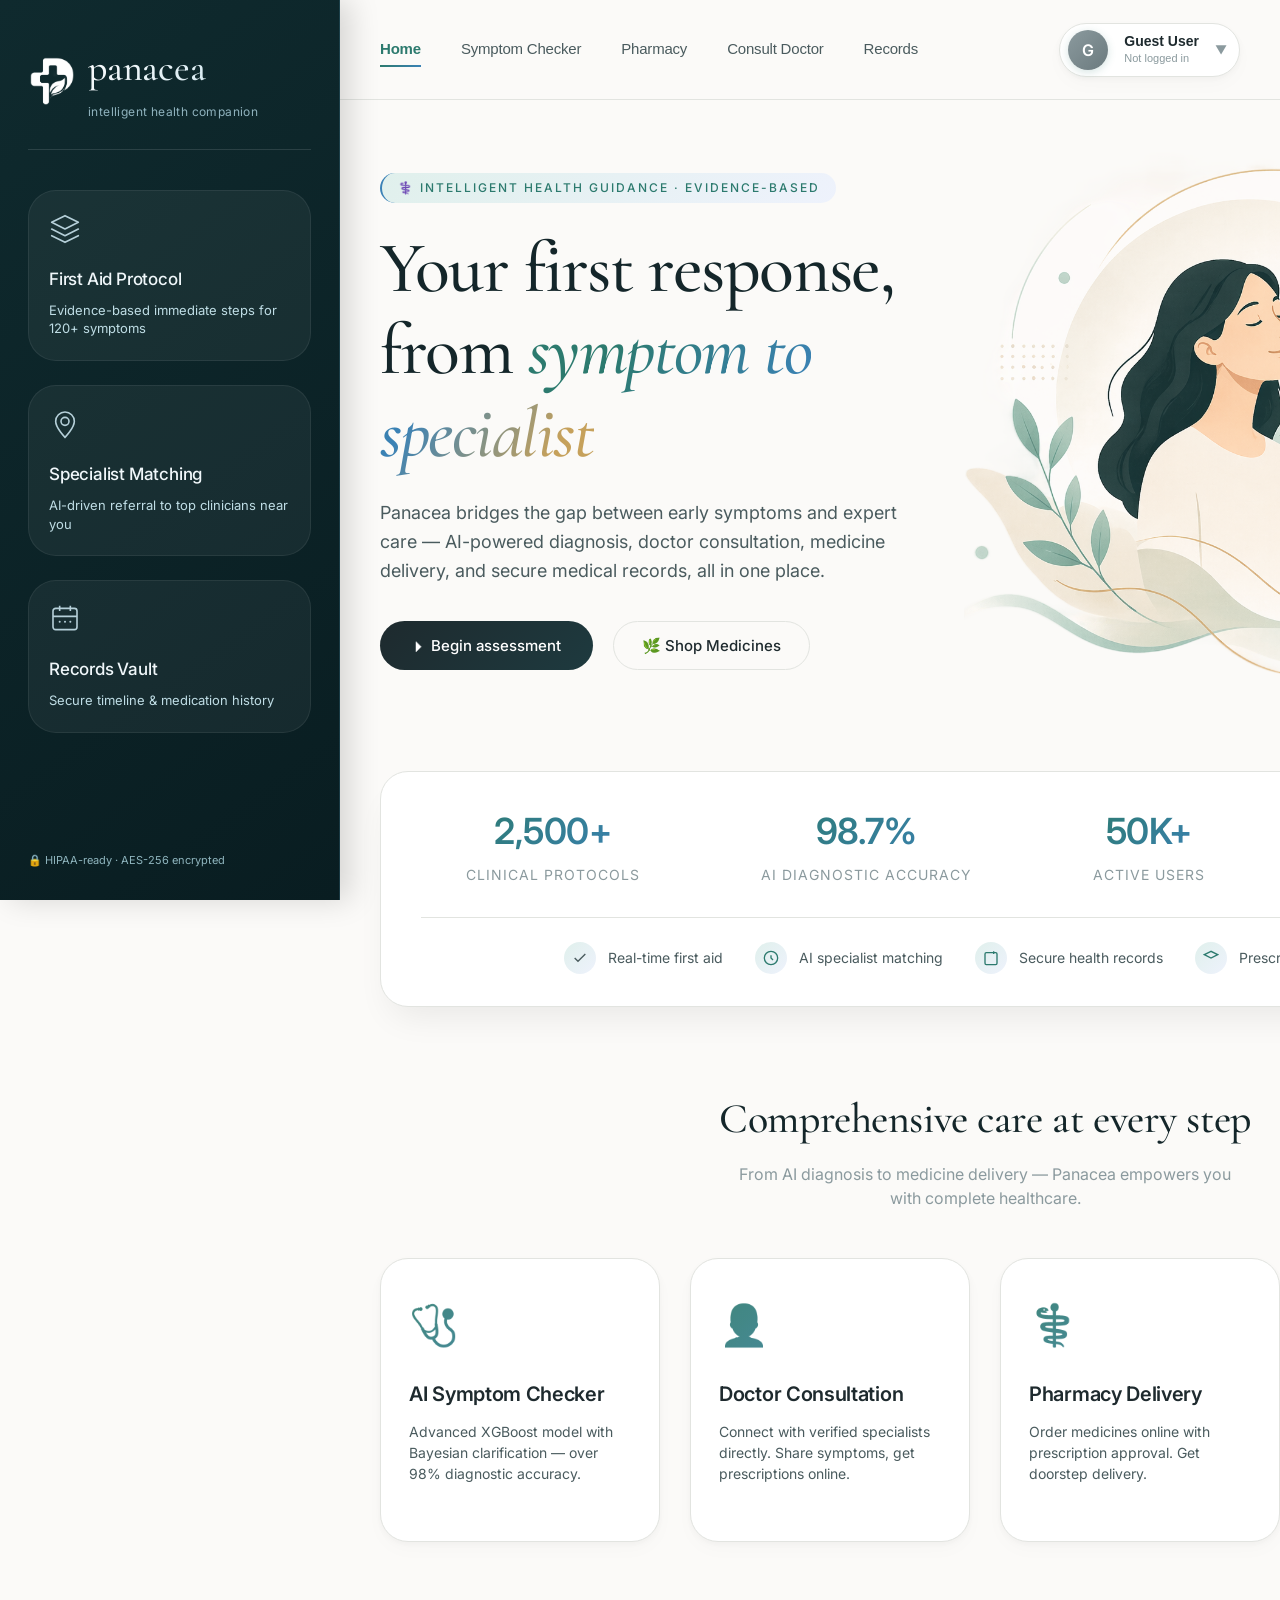
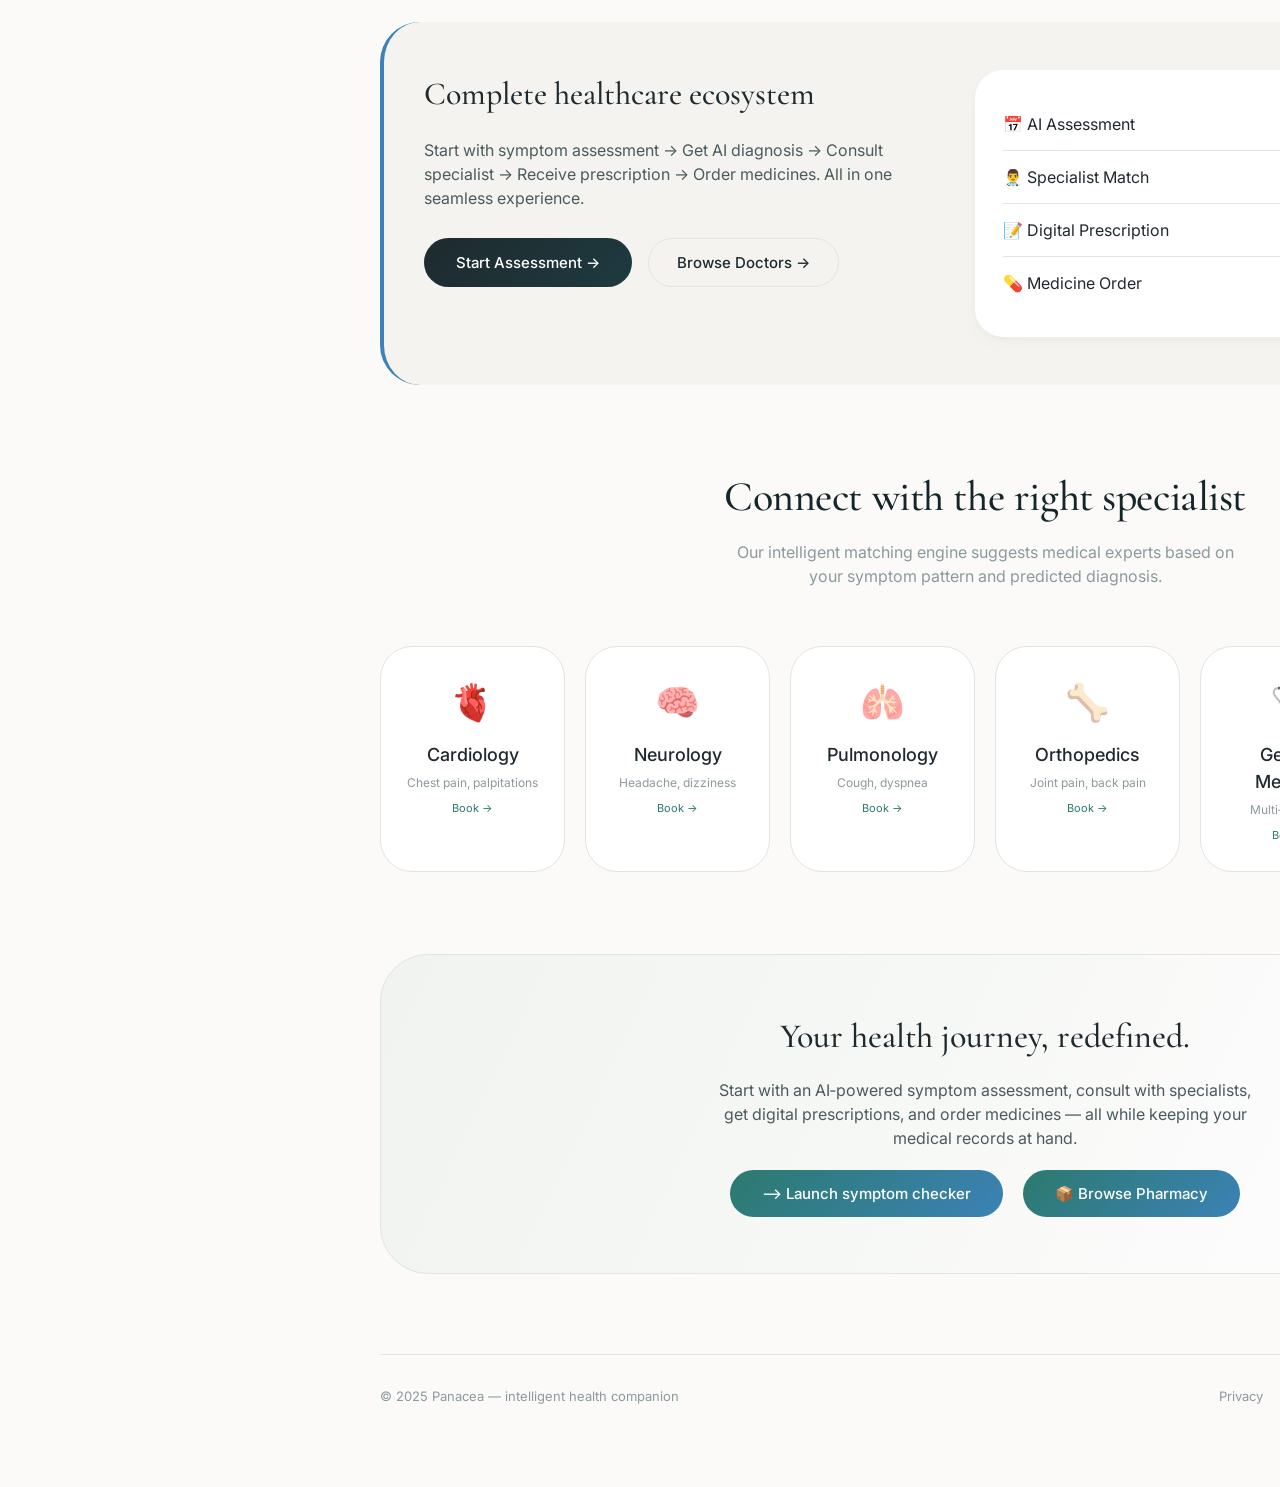
<file: frontend/index.html>
<!DOCTYPE html>
<html lang="en">
<head>
<meta charset="UTF-8">
<meta name="viewport" content="width=device-width, initial-scale=1.0">
<title>Panacea — Health Companion | Intelligent Care</title>
<link rel="preconnect" href="https://fonts.googleapis.com">
<link href="https://fonts.googleapis.com/css2?family=Inter:opsz,wght@14..32,300;14..32,400;14..32,500;14..32,600;14..32,700&family=Cormorant+Garamond:ital,wght@0,400;0,500;1,400&display=swap" rel="stylesheet">
<link rel="stylesheet" href="style.css">
<style>
  body {
    background: var(--bg-light);
    color: var(--text-primary);
    font-family: 'Inter', sans-serif;
    line-height: 1.5;
    overflow-x: hidden;
  }

  /* ── Layout shell ── */
  .app-wrapper {
    display: flex;
    min-height: 100vh;
  }

  /* ── Main: pushed right by sidebar, down by topbar ── */
  /* (Both values come from .main-content in style.css) */
  .container {
    position: relative;
    z-index: 2;
    max-width: 1320px;
    margin: 0 auto;
    padding: 32px 40px 60px 40px;
  }

  /* ── HERO ── */
  .hero {
    padding: 20px 0 60px;
    display: flex;
    flex-wrap: wrap;
    justify-content: space-between;
    align-items: center;
    gap: 48px;
  }

  .hero-left { flex: 1.2; }

  .hero-badge {
    display: inline-block;
    font-size: 12px;
    font-weight: 500;
    text-transform: uppercase;
    letter-spacing: 2px;
    background: linear-gradient(135deg, var(--accent-teal-light), var(--accent-blue-soft));
    padding: 6px 16px;
    border-radius: 40px;
    color: var(--accent-teal);
    margin-bottom: 24px;
    border-left: 2px solid var(--accent-blue);
  }

  .hero h1 {
    font-family: 'Cormorant Garamond', serif;
    font-size: clamp(44px, 6vw, 72px);
    font-weight: 500;
    line-height: 1.15;
    letter-spacing: -0.02em;
    color: #14262a;
    margin-bottom: 24px;
  }

  .hero h1 span {
    background: linear-gradient(120deg, #2c7a6e 20%, #3b82b6 60%, #c6a15b 90%);
    background-clip: text;
    -webkit-background-clip: text;
    color: transparent;
    font-style: italic;
  }

  .hero-desc {
    font-size: 18px;
    color: var(--text-secondary);
    max-width: 540px;
    margin-bottom: 36px;
    line-height: 1.6;
  }

  .cta-group { display: flex; gap: 20px; flex-wrap: wrap; }

  .hero-illustration {
    flex: 1.4;
    display: flex;
    justify-content: center;
    align-items: center;
  }

  .healing-img {
    width: 100%;
    max-width: 1024px;
    height: auto;
    border-radius: 36px;
    filter: drop-shadow(0 20px 30px -10px rgba(0, 0, 0, 0.15));
  }

  /* ── STATS ── */
  .stats-section {
    margin: 20px 0 60px 0;
    background: var(--bg-card);
    border-radius: var(--radius-card);
    padding: 32px 40px;
    box-shadow: var(--shadow-md);
    border: 1px solid var(--border-light);
    transition: transform 0.2s ease;
  }

  .stats-section:hover { transform: translateY(-2px); }

  .quick-stat {
    display: flex;
    justify-content: space-around;
    flex-wrap: wrap;
    gap: 32px;
  }

  .stat-item { text-align: center; }

  .stat-item h4 {
    font-size: 36px;
    font-weight: 600;
    background: linear-gradient(135deg, var(--accent-teal), var(--accent-blue));
    background-clip: text;
    -webkit-background-clip: text;
    color: transparent;
    letter-spacing: -0.5px;
  }

  .stat-item p {
    font-size: 14px;
    color: var(--text-tertiary);
    text-transform: uppercase;
    letter-spacing: 1px;
    margin-top: 6px;
  }

  .feature-badge-section {
    display: flex;
    justify-content: center;
    gap: 32px;
    flex-wrap: wrap;
    margin-top: 32px;
    padding-top: 24px;
    border-top: 1px solid var(--border-light);
  }

  .feature-badge {
    display: flex;
    align-items: center;
    gap: 12px;
    font-size: 14px;
    color: var(--text-secondary);
  }

  .feature-badge .badge-icon {
    width: 32px;
    height: 32px;
    background: linear-gradient(135deg, var(--accent-teal-light), var(--accent-blue-soft));
    border-radius: 50%;
    display: flex;
    align-items: center;
    justify-content: center;
  }

  .feature-badge .badge-icon svg {
    width: 16px;
    height: 16px;
    stroke: var(--accent-teal);
    stroke-width: 2;
  }

  /* ── SECTIONS ── */
  .section-title {
    text-align: center;
    margin: 80px 0 48px;
  }

  .section-title h2 {
    font-family: 'Cormorant Garamond', serif;
    font-size: 42px;
    font-weight: 500;
    color: #14262a;
    letter-spacing: -0.01em;
  }

  .section-title p {
    color: var(--text-tertiary);
    max-width: 520px;
    margin: 12px auto 0;
  }

  /* ── SERVICE CARDS ── */
  .cards-grid {
    display: flex;
    flex-wrap: wrap;
    gap: 30px;
    justify-content: center;
    margin-bottom: 80px;
  }

  .service-card {
    background: var(--bg-card);
    border-radius: var(--radius-card);
    padding: 36px 28px;
    flex: 1 1 260px;
    transition: all 0.35s cubic-bezier(0.2, 0, 0, 1);
    border: 1px solid var(--border-light);
    box-shadow: var(--shadow-sm);
    position: relative;
    overflow: hidden;
  }

  .service-card::after {
    content: '';
    position: absolute;
    bottom: 0; left: 0;
    width: 100%;
    height: 3px;
    background: linear-gradient(90deg, var(--accent-teal), var(--accent-blue), var(--gold));
    transform: scaleX(0);
    transform-origin: left;
    transition: transform 0.4s ease;
  }

  .service-card:hover::after { transform: scaleX(1); }

  .service-card:hover {
    transform: translateY(-8px);
    border-color: rgba(44,122,110,0.2);
    box-shadow: 0 25px 40px -16px rgba(0, 0, 0, 0.1);
  }

  .card-icon {
    font-size: 40px;
    margin-bottom: 24px;
    background: linear-gradient(135deg, var(--accent-teal), var(--accent-blue));
    background-clip: text;
    -webkit-background-clip: text;
    color: transparent;
    opacity: 0.9;
  }

  .service-card h3 {
    font-size: 20px;
    font-weight: 600;
    margin-bottom: 12px;
    letter-spacing: -0.3px;
  }

  .service-card p { color: var(--text-secondary); font-size: 14px; line-height: 1.5; }

  /* ── INSIGHT PANEL ── */
  .insight-panel {
    display: flex;
    flex-wrap: wrap;
    gap: 32px;
    margin: 60px 0 80px;
    background: var(--bg-soft);
    border-radius: 40px;
    padding: 48px 40px;
    position: relative;
    border-left: 4px solid var(--accent-blue);
  }

  .insight-left { flex: 1; }

  .insight-left h3 {
    font-family: 'Cormorant Garamond', serif;
    font-size: 32px;
    font-weight: 500;
    margin-bottom: 20px;
  }

  .insight-left p { color: var(--text-secondary); margin-bottom: 28px; }

  .insight-right {
    flex: 1;
    background: white;
    border-radius: 28px;
    padding: 28px;
    box-shadow: var(--shadow-sm);
  }

  .record-item {
    border-bottom: 1px solid var(--border-light);
    padding: 14px 0;
    display: flex;
    justify-content: space-between;
  }

  .record-item:last-child { border: none; }
  .record-item span:last-child { color: var(--accent-teal); font-weight: 500; }

  /* ── SPECIALIST SHOWCASE ── */
  .specialist-showcase {
    padding-top: 10px;
    display: flex;
    flex-wrap: nowrap;
    gap: 20px;
    overflow-x: auto;
    overflow-y: visible;
    padding-bottom: 12px;
    margin-bottom: 70px;
    scrollbar-width: thin;
    scrollbar-color: #e2e4e0 transparent;
    -webkit-overflow-scrolling: touch;
  }

  .specialist-showcase::-webkit-scrollbar { height: 4px; }
  .specialist-showcase::-webkit-scrollbar-track { background: transparent; }
  .specialist-showcase::-webkit-scrollbar-thumb {
    background: #e2e4e0;
    border-radius: 99px;
  }

  .spec-card {
    flex: 0 0 185px;
    min-width: 185px;
    background: white;
    border-radius: 32px;
    padding: 28px 22px;
    text-align: center;
    transition: all 0.2s;
    border: 1px solid var(--border-light);
    cursor: pointer;
  }

  .spec-card:hover {
    background: linear-gradient(145deg, #ffffff, var(--accent-blue-soft));
    border-color: var(--accent-blue);
    transform: translateY(-3px);
  }

  .spec-card h4 { font-size: 18px; font-weight: 500; margin-top: 12px; }
  .spec-card p  { font-size: 12px; color: var(--text-tertiary); margin-top: 6px; }

  /* ── CTA BANNER ── */
  .cta-banner {
    background: linear-gradient(115deg, #f0f3ef 0%, #ffffff 100%);
    border-radius: 48px;
    padding: 56px 48px;
    text-align: center;
    margin: 40px 0 70px;
    border: 1px solid var(--border-light);
  }

  .cta-banner h3 {
    font-size: 34px;
    font-family: 'Cormorant Garamond', serif;
    font-weight: 500;
    margin-bottom: 16px;
  }

  .cta-banner .btn-primary {
    margin-top: 20px;
    background: linear-gradient(135deg, var(--accent-teal), var(--accent-blue));
  }

  .cta-banner .btn-primary:hover {
    background: linear-gradient(135deg, #1f5a51, #2c6e9e);
  }

  /* ── RESPONSIVE ── */
  @media (max-width: 760px) {
    .container { padding: 20px 20px 48px; }
    .hero { flex-direction: column; }
    .hero-illustration { display: none; }
    .quick-stat { flex-direction: column; align-items: center; gap: 24px; }
    .feature-badge-section { flex-direction: column; align-items: center; }
    .spec-card { flex: 0 0 140px; min-width: 140px; }
  }
</style>
</head>
<body>

<!-- ══════════════════════════════════════════════
     SHARED TOP NAV  — fixed, full viewport width
     Logo-zone (left) will be covered by the dark
     sidebar on this page. Nav links always stay
     at the same horizontal position.
     ══════════════════════════════════════════════ -->
<nav class="top-nav">

  <!-- Logo zone: exact same width as sidebar so sidebar covers it perfectly -->
  <div class="nav-logo-zone">
    <img src="assets/logo.png" alt="Panacea"
         class="nav-logo-image"
         onerror="this.style.display='none';">
    <div class="nav-logo-text-wrap">
      <span class="nav-logo-text">panacea</span>
      <span class="nav-logo-sub">intelligent health companion</span>
    </div>
  </div>

  <!-- Nav area: links + profile pill — always in the same spot -->
  <div class="nav-area">
    <div class="nav-links">
      <a href="index.html" class="active">Home</a>
      <a href="#" onclick="requireAuthNav('assessment.html'); return false;">Symptom Checker</a>
      <a href="#" onclick="requireAuthNav('pharmacy.html'); return false;">Pharmacy</a>
      <a href="#" onclick="requireAuthNav('consultation.html'); return false;">Consult Doctor</a>
      <a href="#" onclick="requireAuthNav('patient-dashboard.html'); return false;">Records</a>
    </div>

    <!-- Profile pill -->
    <div class="profile-section" id="profileToggle">
      <div class="profile-avatar" id="profileAvatar">G</div>
      <div class="profile-info">
        <div class="profile-name" id="profileName">Guest User</div>
        <div class="profile-role" id="profileRole">Not logged in</div>
      </div>
      <div class="dropdown-icon">▼</div>
      <div class="profile-dropdown" id="profileDropdownMenu">
        <a href="#" id="loginMenuItem"   class="dd-guest">🔑 Login</a>
        <a href="#" id="signupMenuItem"  class="dd-guest">✨ Sign Up</a>
        <a href="#" id="profileMenuItem" class="dd-user"  style="display:none;">👤 View Profile</a>
        <div class="dropdown-divider dd-user" style="display:none;"></div>
        <a href="#" id="signOutMenuItem" class="dd-user"  style="display:none;">🚪 Sign Out</a>
      </div>
    </div>
  </div>

</nav>
<!-- ══ END TOP NAV ══ -->

<div class="app-wrapper">

  <!-- ══ SIDEBAR — z-index 120, covers the topbar logo-zone ══ -->
  <aside class="side-strip">
    <!-- Logo injected by script.js injectSidebarLogo() -->
    <div class="strip-logo"></div>
    <div class="strip-cards">
      <div class="strip-card">
        <div class="card-icon-svg">
          <svg width="32" height="32" viewBox="0 0 24 24" fill="none">
            <path d="M12 2L2 7L12 12L22 7L12 2Z" stroke="#C7E2EC" stroke-width="1.2" stroke-linecap="round" stroke-linejoin="round"/>
            <path d="M2 17L12 22L22 17" stroke="#C7E2EC" stroke-width="1.2" stroke-linecap="round" stroke-linejoin="round"/>
            <path d="M2 12L12 17L22 12" stroke="#C7E2EC" stroke-width="1.2" stroke-linecap="round" stroke-linejoin="round"/>
          </svg>
        </div>
        <h4>First Aid Protocol</h4>
        <p>Evidence-based immediate steps for 120+ symptoms</p>
      </div>
      <div class="strip-card">
        <div class="card-icon-svg">
          <svg width="32" height="32" viewBox="0 0 24 24" fill="none">
            <circle cx="12" cy="10" r="3" stroke="#C7E2EC" stroke-width="1.2"/>
            <path d="M19 10C19 15 12 22 12 22C12 22 5 15 5 10C5 6.13401 8.13401 3 12 3C15.866 3 19 6.13401 19 10Z" stroke="#C7E2EC" stroke-width="1.2"/>
          </svg>
        </div>
        <h4>Specialist Matching</h4>
        <p>AI-driven referral to top clinicians near you</p>
      </div>
      <div class="strip-card">
        <div class="card-icon-svg">
          <svg width="32" height="32" viewBox="0 0 24 24" fill="none">
            <rect x="3" y="4" width="18" height="16" rx="2" stroke="#C7E2EC" stroke-width="1.2"/>
            <path d="M8 2V6M16 2V6M3 10H21" stroke="#C7E2EC" stroke-width="1.2"/>
            <path d="M12 14H12.01" stroke="#C7E2EC" stroke-width="1.5" stroke-linecap="round"/>
            <path d="M16 14H16.01" stroke="#C7E2EC" stroke-width="1.5" stroke-linecap="round"/>
            <path d="M8 14H8.01" stroke="#C7E2EC" stroke-width="1.5" stroke-linecap="round"/>
          </svg>
        </div>
        <h4>Records Vault</h4>
        <p>Secure timeline &amp; medication history</p>
      </div>
    </div>
    <div style="margin-top: auto; font-size: 11px; color: #8fb5be; padding-top: 32px;">
      <span>🔒 HIPAA-ready · AES-256 encrypted</span>
    </div>
  </aside>

  <!-- ══ MAIN CONTENT — offset right by sidebar, down by topbar ══ -->
  <main class="main-content">
    <div class="container">

      <!-- HERO -->
      <div class="hero">
        <div class="hero-left fade-up delay-100">
          <div class="hero-badge">⚕️ intelligent health guidance · evidence-based</div>
          <h1>Your first response,<br>from <span>symptom to specialist</span></h1>
          <p class="hero-desc">Panacea bridges the gap between early symptoms and expert care — AI-powered diagnosis, doctor consultation, medicine delivery, and secure medical records, all in one place.</p>
          <div class="cta-group">
            <button class="btn-primary" id="checkSymptomsBtn">⏵ Begin assessment</button>
            <button class="btn-outline" id="shopPharmacyBtn">🌿 Shop Medicines</button>
          </div>
        </div>
        <div class="hero-illustration fade-up delay-200">
          <img src="assets/illustration1.png" alt="Compassionate care illustration" class="healing-img"
               onerror="this.onerror=null; this.src='https://placehold.co/600x600/e0f0ec/2c7a6e?text=Healing+Aura+Illustration';">
        </div>
      </div>

      <!-- STATS -->
      <div class="stats-section fade-up delay-150">
        <div class="quick-stat">
          <div class="stat-item"><h4>2,500+</h4><p>Clinical Protocols</p></div>
          <div class="stat-item"><h4>98.7%</h4><p>AI Diagnostic Accuracy</p></div>
          <div class="stat-item"><h4>50K+</h4><p>Active Users</p></div>
          <div class="stat-item"><h4>24/7</h4><p>Intelligent Support</p></div>
        </div>
        <div class="feature-badge-section">
          <div class="feature-badge">
            <div class="badge-icon"><svg viewBox="0 0 24 24" fill="none" stroke="currentColor"><path d="M20 6L9 17L4 12" stroke="currentColor"/></svg></div>
            <span>Real-time first aid</span>
          </div>
          <div class="feature-badge">
            <div class="badge-icon"><svg viewBox="0 0 24 24" fill="none"><circle cx="12" cy="12" r="10"/><path d="M12 8v4l3 3"/></svg></div>
            <span>AI specialist matching</span>
          </div>
          <div class="feature-badge">
            <div class="badge-icon"><svg viewBox="0 0 24 24" fill="none"><rect x="3" y="4" width="18" height="18" rx="2"/><line x1="16" y1="2" x2="16" y2="6"/></svg></div>
            <span>Secure health records</span>
          </div>
          <div class="feature-badge">
            <div class="badge-icon"><svg viewBox="0 0 24 24" fill="none"><path d="M12 2L2 7L12 12L22 7L12 2Z"/></svg></div>
            <span>Prescription management</span>
          </div>
        </div>
      </div>

      <!-- SERVICES -->
      <div class="section-title fade-up delay-200">
        <h2>Comprehensive care at every step</h2>
        <p>From AI diagnosis to medicine delivery — Panacea empowers you with complete healthcare.</p>
      </div>
      <div class="cards-grid">
        <div class="service-card fade-up delay-100">
          <div class="card-icon">🩺</div>
          <h3>AI Symptom Checker</h3>
          <p>Advanced XGBoost model with Bayesian clarification — over 98% diagnostic accuracy.</p>
        </div>
        <div class="service-card fade-up delay-150">
          <div class="card-icon">👨‍⚕️</div>
          <h3>Doctor Consultation</h3>
          <p>Connect with verified specialists directly. Share symptoms, get prescriptions online.</p>
        </div>
        <div class="service-card fade-up delay-200">
          <div class="card-icon">⚕️</div>
          <h3>Pharmacy Delivery</h3>
          <p>Order medicines online with prescription approval. Get doorstep delivery.</p>
        </div>
        <div class="service-card fade-up delay-250">
          <div class="card-icon">🖥️</div>
          <h3>Digital Prescriptions</h3>
          <p>Doctors issue digital prescriptions. Share with pharmacy or use for medicine orders.</p>
        </div>
      </div>

      <!-- INSIGHT -->
      <div class="insight-panel fade-up delay-200">
        <div class="insight-left">
          <h3>Complete healthcare ecosystem</h3>
          <p>Start with symptom assessment → Get AI diagnosis → Consult specialist → Receive prescription → Order medicines. All in one seamless experience.</p>
          <div style="display: flex; gap: 16px; flex-wrap: wrap; margin-top: 24px;">
            <button class="btn-primary"  id="startAssessmentBtn">Start Assessment →</button>
            <button class="btn-outline"  id="browseDoctorsBtn">Browse Doctors →</button>
          </div>
        </div>
        <div class="insight-right">
          <div class="record-item"><span>📅 AI Assessment</span><span>Symptom → Disease prediction</span></div>
          <div class="record-item"><span>👨‍⚕️ Specialist Match</span><span>Cardiologist, Neurologist, etc.</span></div>
          <div class="record-item"><span>📝 Digital Prescription</span><span>Doctor issued e-prescription</span></div>
          <div class="record-item"><span>💊 Medicine Order</span><span>Home delivery in 2-3 days</span></div>
        </div>
      </div>

      <!-- SPECIALISTS -->
      <div class="section-title fade-up">
        <h2>Connect with the right specialist</h2>
        <p>Our intelligent matching engine suggests medical experts based on your symptom pattern and predicted diagnosis.</p>
      </div>
      <div class="specialist-showcase">
        <div class="spec-card fade-up delay-100"  onclick="requireAuthNav('consultation.html')">
          <div style="font-size: 36px;">🫀</div>
          <h4>Cardiology</h4>
          <p>Chest pain, palpitations</p>
          <span style="font-size: 11px; color: #2c7a6e; margin-top: 8px; display: block;">Book →</span>
        </div>
        <div class="spec-card fade-up delay-130"  onclick="requireAuthNav('consultation.html')">
          <div style="font-size: 36px;">🧠</div>
          <h4>Neurology</h4>
          <p>Headache, dizziness</p>
          <span style="font-size: 11px; color: #2c7a6e; margin-top: 8px; display: block;">Book →</span>
        </div>
        <div class="spec-card fade-up delay-160"  onclick="requireAuthNav('consultation.html')">
          <div style="font-size: 36px;">🫁</div>
          <h4>Pulmonology</h4>
          <p>Cough, dyspnea</p>
          <span style="font-size: 11px; color: #2c7a6e; margin-top: 8px; display: block;">Book →</span>
        </div>
        <div class="spec-card fade-up delay-190"  onclick="requireAuthNav('consultation.html')">
          <div style="font-size: 36px;">🦴</div>
          <h4>Orthopedics</h4>
          <p>Joint pain, back pain</p>
          <span style="font-size: 11px; color: #2c7a6e; margin-top: 8px; display: block;">Book →</span>
        </div>
        <div class="spec-card fade-up delay-220"  onclick="requireAuthNav('consultation.html')">
          <div style="font-size: 36px;">🩺</div>
          <h4>General Medicine</h4>
          <p>Multi‑symptom</p>
          <span style="font-size: 11px; color: #2c7a6e; margin-top: 8px; display: block;">Book →</span>
        </div>
        <div class="spec-card fade-up delay-250"  onclick="requireAuthNav('consultation.html')">
          <div style="font-size: 36px;">🌿</div>
          <h4>Dermatology</h4>
          <p>Rash, skin issues</p>
          <span style="font-size: 11px; color: #2c7a6e; margin-top: 8px; display: block;">Book →</span>
        </div>
      </div>

      <!-- CTA BANNER -->
      <div class="cta-banner fade-up delay-200">
        <h3>Your health journey, redefined.</h3>
        <p style="color: var(--text-secondary); max-width: 540px; margin: 0 auto;">
          Start with an AI‑powered symptom assessment, consult with specialists, get digital prescriptions,
          and order medicines — all while keeping your medical records at hand.
        </p>
        <div style="display: flex; gap: 20px; justify-content: center; flex-wrap: wrap;">
          <button class="btn-primary" id="launchCheckerBtn">⟶ Launch symptom checker</button>
          <button class="btn-primary" id="pharmacyCtaBtn">📦 Browse Pharmacy</button>
        </div>
      </div>

      <!-- FOOTER -->
      <footer>
        <div>© 2025 Panacea — intelligent health companion</div>
        <div class="footer-links">
          <a href="#" onclick="showToast('Privacy policy coming soon'); return false;">Privacy</a>
          <a href="#" onclick="showToast('Security info coming soon'); return false;">Security</a>
          <a href="#" onclick="showToast('Clinical validation info coming soon'); return false;">Clinical validation</a>
          <span style="color: var(--accent-teal);">🔒 HIPAA-ready</span>
        </div>
      </footer>

    </div><!-- /container -->
  </main>

</div><!-- /app-wrapper -->

<!-- ══ LOGIN MODAL ══ -->
<div id="loginModal" class="modal-overlay">
  <div class="modal-container">
    <div class="modal-header">
      <h2>Welcome back</h2>
      <button class="modal-close" onclick="closeLoginModal()">&times;</button>
    </div>
    <!-- Tab switcher -->
    <div style="display:flex;gap:0;margin-bottom:20px;border-radius:12px;overflow:hidden;border:1px solid var(--border-light);">
      <button id="loginTabPatient" onclick="switchLoginTab('patient')"
        style="flex:1;padding:10px;border:none;cursor:pointer;font-size:13px;font-weight:600;background:var(--accent-teal);color:#fff;transition:all .2s;">
        👤 Patient
      </button>
      <button id="loginTabDoctor" onclick="switchLoginTab('doctor')"
        style="flex:1;padding:10px;border:none;cursor:pointer;font-size:13px;font-weight:600;background:var(--bg-card);color:var(--text-secondary);transition:all .2s;">
        🩺 Doctor
      </button>
    </div>
    <!-- Patient login -->
    <form id="loginForm" autocomplete="on">
      <div class="form-group">
        <label>Email <span class="required">*</span></label>
        <input type="email" id="loginEmail" required placeholder="your@email.com">
      </div>
      <div class="form-group">
        <label>Name <span class="required">*</span></label>
        <input type="text" id="loginName" required placeholder="Your full name">
      </div>
      <div class="form-group">
        <label>Age (optional)</label>
        <input type="number" id="loginAge" placeholder="Your age">
      </div>
      <div class="form-group">
        <label>Gender (optional)</label>
        <select id="loginGender">
          <option value="">Prefer not to say</option>
          <option value="female">Female</option>
          <option value="male">Male</option>
          <option value="other">Other</option>
        </select>
      </div>
      <button type="submit" class="btn-submit">Login →</button>
      <p class="modal-tab-switch">Don't have an account? <a onclick="switchToSignup()">Sign Up</a></p>
      <p class="form-note">By continuing, you agree to our Terms of Service and Privacy Policy.</p>
    </form>
    <!-- Doctor login -->
    <form id="doctorLoginForm" style="display:none;" autocomplete="on">
      <div class="form-group">
        <label>Doctor Email <span class="required">*</span></label>
        <input type="email" id="doctorLoginEmail" required placeholder="doctor@hospital.com">
      </div>
      <div class="form-group">
        <label>License Number <span class="required">*</span></label>
        <input type="password" id="doctorLoginLicense" required placeholder="Your medical license number">
      </div>
      <button type="submit" class="btn-submit">Doctor Login →</button>
      <p class="modal-tab-switch">New doctor? <a onclick="switchToDoctorRegister()" style="cursor:pointer;">Register here</a></p>
      <p class="form-note">Access is restricted to verified healthcare professionals.</p>
    </form>
  </div>
</div>

<!-- ══ SIGN UP MODAL ══ -->
<div id="signupModal" class="modal-overlay">
  <div class="modal-container">
    <div class="modal-header">
      <h2>Create your account</h2>
      <button class="modal-close" onclick="closeSignupModal()">&times;</button>
    </div>
    <form id="signupForm">
      <div class="form-group">
        <label>Full Name <span class="required">*</span></label>
        <input type="text" id="signupName" required placeholder="Your full name">
      </div>
      <div class="form-group">
        <label>Email <span class="required">*</span></label>
        <input type="email" id="signupEmail" required placeholder="your@email.com">
      </div>
      <div class="form-group">
        <label>Age (optional)</label>
        <input type="number" id="signupAge" placeholder="Your age">
      </div>
      <div class="form-group">
        <label>Gender (optional)</label>
        <select id="signupGender">
          <option value="">Prefer not to say</option>
          <option value="female">Female</option>
          <option value="male">Male</option>
          <option value="other">Other</option>
        </select>
      </div>
      <button type="submit" class="btn-submit">Create Account →</button>
      <p class="modal-tab-switch">Already have an account? <a onclick="switchToLogin()">Login</a></p>
      <p class="form-note">By signing up, you agree to our Terms of Service and Privacy Policy.</p>
    </form>
  </div>
</div>

<!-- ══ DOCTOR REGISTER MODAL ══ -->
<div id="doctorRegisterModal" class="modal-overlay">
  <div class="modal-container" style="max-width:520px;">
    <div class="modal-header">
      <h2>🩺 Doctor Registration</h2>
      <button class="modal-close" onclick="closeDoctorRegisterModal()">&times;</button>
    </div>
    <p style="color:var(--text-secondary);font-size:13px;margin-bottom:16px;">
      Register as a verified healthcare professional. Your license number will be used to log in.
    </p>
    <form id="doctorRegisterForm" autocomplete="on">
      <div style="display:grid;grid-template-columns:1fr 1fr;gap:12px;">
        <div class="form-group" style="grid-column:1/-1;">
          <label>Full Name <span class="required">*</span></label>
          <input type="text" id="drName" required placeholder="Dr. Full Name">
        </div>
        <div class="form-group" style="grid-column:1/-1;">
          <label>Email <span class="required">*</span></label>
          <input type="email" id="drEmail" required placeholder="doctor@hospital.com">
        </div>
        <div class="form-group" style="grid-column:1/-1;">
          <label>License Number <span class="required">*</span></label>
          <input type="text" id="drLicense" required placeholder="Medical license number (used to log in)">
        </div>
        <div class="form-group">
          <label>Specialization</label>
          <input type="text" id="drSpec" placeholder="e.g. Cardiology">
        </div>
        <div class="form-group">
          <label>Qualification</label>
          <input type="text" id="drQual" placeholder="e.g. MBBS, MD">
        </div>
        <div class="form-group">
          <label>Experience (years)</label>
          <input type="number" id="drExp" min="0" placeholder="e.g. 10">
        </div>
        <div class="form-group">
          <label>Consultation Fee (₹)</label>
          <input type="number" id="drFee" min="0" placeholder="e.g. 500">
        </div>
        <div class="form-group" style="grid-column:1/-1;">
          <label>Phone</label>
          <input type="tel" id="drPhone" placeholder="Contact number">
        </div>
        <div class="form-group" style="grid-column:1/-1;">
          <label>Bio / About</label>
          <textarea id="drBio" rows="3" placeholder="Brief professional bio…"
            style="width:100%;padding:10px 14px;border:1px solid var(--border-light);border-radius:12px;resize:vertical;font-family:inherit;font-size:14px;"></textarea>
        </div>
      </div>
      <button type="submit" class="btn-submit" style="margin-top:4px;">Register as Doctor →</button>
      <p class="modal-tab-switch">Already registered? <a onclick="switchToDoctorLogin()" style="cursor:pointer;">Login here</a></p>
    </form>
  </div>
</div>

<!-- ══ HEALTH METRICS MODAL ══ -->
<div id="healthMetricsModal" class="modal-overlay">
  <div class="modal-container">
    <div class="modal-header">
      <h2>Optional Health Details</h2>
      <button class="modal-close" onclick="closeHealthMetricsModal()">&times;</button>
    </div>
    <p style="color: var(--text-secondary); margin-bottom: 20px; font-size: 14px;">You can skip this and add later from your profile settings.</p>
    <form id="healthMetricsForm">
      <div class="form-group"><label>Height (cm)</label><input type="number" id="healthHeight" step="0.1" placeholder="e.g., 165"></div>
      <div class="form-group"><label>Weight (kg)</label><input type="number" id="healthWeight" step="0.1" placeholder="e.g., 60"></div>
      <div class="form-group">
        <label>Blood Group</label>
        <select id="healthBloodGroup">
          <option value="">Select</option>
          <option>A+</option><option>A-</option><option>B+</option><option>B-</option>
          <option>O+</option><option>O-</option><option>AB+</option><option>AB-</option>
        </select>
      </div>
      <div class="form-group"><label>Allergies (comma separated)</label><input type="text" id="healthAllergies" placeholder="e.g., pollen, peanuts"></div>
      <div class="form-group"><label>Emergency Contact Name</label><input type="text" id="emergencyName" placeholder="Emergency contact person"></div>
      <div class="form-group"><label>Emergency Contact Phone</label><input type="tel" id="emergencyPhone" placeholder="Phone number"></div>
      <div style="display: flex; gap: 12px;">
        <button type="button" class="btn-secondary" onclick="skipHealthMetrics()">Skip for now</button>
        <button type="submit" class="btn-submit">Save health info</button>
      </div>
    </form>
  </div>
</div>

<!-- ══ PROFILE MODAL ══ -->
<div id="profileModal" class="modal-overlay">
  <div class="modal-container" style="max-width: 450px;">
    <div class="modal-header">
      <h2>👤 My Profile</h2>
      <button class="modal-close" onclick="closeProfileModal()">&times;</button>
    </div>
    <div id="profileContent" style="padding: 10px 0;"></div>
    <button class="btn-secondary" onclick="closeProfileModal()" style="margin-top: 20px;">Close</button>
  </div>
</div>

<script src="script.js"></script>
<script>
  // ── Form submissions (index.html — modals are hard-coded here,
  //    script.js's _bindModalForms() is the canonical handler injector
  //    and will skip already-bound forms via dataset.bound guard) ──

  // ── Doctor login form (wired here since index.html has the modal hard-coded) ──
  document.getElementById('doctorLoginForm').addEventListener('submit', async (e) => {
    e.preventDefault();
    const btn     = e.target.querySelector('button[type="submit"]');
    const email   = document.getElementById('doctorLoginEmail').value.trim();
    const license = document.getElementById('doctorLoginLicense').value.trim();
    setButtonLoading(btn, true);
    try {
      await doDoctorLogin(email, license);
      closeLoginModal();
      e.target.reset();
    } catch (err) {
      showToast('Doctor login failed: ' + err.message);
    } finally {
      setButtonLoading(btn, false, 'Doctor Login →');
    }
  });

  // ── Doctor register form ──
  document.getElementById('doctorRegisterForm').addEventListener('submit', async (e) => {
    e.preventDefault();
    const btn = e.target.querySelector('button[type="submit"]');
    const payload = {
      name:              document.getElementById('drName').value.trim(),
      email:             document.getElementById('drEmail').value.trim(),
      license_number:    document.getElementById('drLicense').value.trim(),
      specialization:    document.getElementById('drSpec').value.trim()  || null,
      qualification:     document.getElementById('drQual').value.trim()  || null,
      experience_years:  document.getElementById('drExp').value          ? parseInt(document.getElementById('drExp').value)    : null,
      consultation_fee:  document.getElementById('drFee').value          ? parseFloat(document.getElementById('drFee').value)  : null,
      phone:             document.getElementById('drPhone').value.trim() || null,
      bio:               document.getElementById('drBio').value.trim()   || null,
    };
    setButtonLoading(btn, true);
    try {
      const data = await apiPost('/api/auth/doctor-register', payload);
      persistSession(data.session_token, data.user_id, { name: data.name, email: payload.email, user_type: 'doctor' });
      updateNavPill({ name: data.name, role: 'Doctor' });
      closeDoctorRegisterModal();
      e.target.reset();
      showToast(`Welcome, Dr. ${data.name}! Your account has been created. 🩺`);
      setTimeout(() => { window.location.href = 'doctor-dashboard.html'; }, 900);
    } catch (err) {
      showToast('Registration failed: ' + err.message);
    } finally {
      setButtonLoading(btn, false, 'Register as Doctor →');
    }
  });

  // ── Patient login form ──
  document.getElementById('loginForm').addEventListener('submit', async (e) => {
    e.preventDefault();
    const btn    = e.target.querySelector('button[type="submit"]');
    const email  = document.getElementById('loginEmail').value.trim();
    const name   = document.getElementById('loginName').value.trim();
    const age    = document.getElementById('loginAge').value    ? parseInt(document.getElementById('loginAge').value)    : null;
    const gender = document.getElementById('loginGender').value || null;
    setButtonLoading(btn, true);
    try {
      await doLogin(email, name, age, gender);
      closeLoginModal();
      document.getElementById('loginForm').reset();
    } catch (err) {
      showToast('Login failed: ' + err.message);
    } finally {
      setButtonLoading(btn, false, 'Login →');
    }
  });

  document.getElementById('signupForm').addEventListener('submit', async (e) => {
    e.preventDefault();
    const btn    = e.target.querySelector('button[type="submit"]');
    const name   = document.getElementById('signupName').value.trim();
    const email  = document.getElementById('signupEmail').value.trim();
    const age    = document.getElementById('signupAge').value    ? parseInt(document.getElementById('signupAge').value)    : null;
    const gender = document.getElementById('signupGender').value || null;
    setButtonLoading(btn, true);
    try {
      await doLogin(email, name, age, gender);
      closeSignupModal();
      document.getElementById('signupForm').reset();
    } catch (err) {
      showToast('Sign up failed: ' + err.message);
    } finally {
      setButtonLoading(btn, false, 'Create Account →');
    }
  });

  document.getElementById('healthMetricsForm').addEventListener('submit', async (e) => {
    e.preventDefault();
    const btn = e.target.querySelector('button[type="submit"]');
    const metrics = {
      height_cm:               document.getElementById('healthHeight').value    ? parseFloat(document.getElementById('healthHeight').value) : null,
      weight_kg:               document.getElementById('healthWeight').value    ? parseFloat(document.getElementById('healthWeight').value) : null,
      blood_group:             document.getElementById('healthBloodGroup').value || null,
      allergies:               document.getElementById('healthAllergies').value  ? document.getElementById('healthAllergies').value.split(',').map(s => s.trim()) : null,
      emergency_contact_name:  document.getElementById('emergencyName').value   || null,
      emergency_contact_phone: document.getElementById('emergencyPhone').value  || null,
    };
    Object.keys(metrics).forEach(k => metrics[k] === null && delete metrics[k]);
    setButtonLoading(btn, true);
    await saveHealthMetrics(metrics);
    closeHealthMetricsModal();
    document.getElementById('healthMetricsForm').reset();
    setButtonLoading(btn, false, 'Save health info');
  });

  // ── Dropdown menu items ──
  document.getElementById('loginMenuItem').addEventListener('click', (e) => {
    e.preventDefault(); e.stopPropagation();
    document.getElementById('profileToggle').classList.remove('active');
    showLoginModal();
  });

  document.getElementById('signupMenuItem').addEventListener('click', (e) => {
    e.preventDefault(); e.stopPropagation();
    document.getElementById('profileToggle').classList.remove('active');
    showSignupModal();
  });

  document.getElementById('profileMenuItem').addEventListener('click', (e) => {
    e.preventDefault(); e.stopPropagation();
    document.getElementById('profileToggle').classList.remove('active');
    if (currentUserId && currentSessionToken) showUserProfileDetails();
    else showLoginModal();
  });

  // ── Navigation buttons ──
  const checkBtn    = document.getElementById('checkSymptomsBtn');
  const launchBtn   = document.getElementById('launchCheckerBtn');
  const startBtn    = document.getElementById('startAssessmentBtn');
  const shopBtn     = document.getElementById('shopPharmacyBtn');
  const pharmacyBtn = document.getElementById('pharmacyCtaBtn');
  const browseBtn   = document.getElementById('browseDoctorsBtn');

  if (checkBtn)    checkBtn.addEventListener('click',    () => requireAuthNav('assessment.html'));
  if (launchBtn)   launchBtn.addEventListener('click',   () => requireAuthNav('assessment.html'));
  if (startBtn)    startBtn.addEventListener('click',    () => requireAuthNav('assessment.html'));
  if (shopBtn)     shopBtn.addEventListener('click',     () => requireAuthNav('pharmacy.html'));
  if (pharmacyBtn) pharmacyBtn.addEventListener('click', () => requireAuthNav('pharmacy.html'));
  if (browseBtn)   browseBtn.addEventListener('click',   () => requireAuthNav('consultation.html'));

  window.testLogout   = logout;
  window.checkSession = () => console.log('Session token:', currentSessionToken, 'User ID:', currentUserId);
</script>
</body>
</html>
</file>
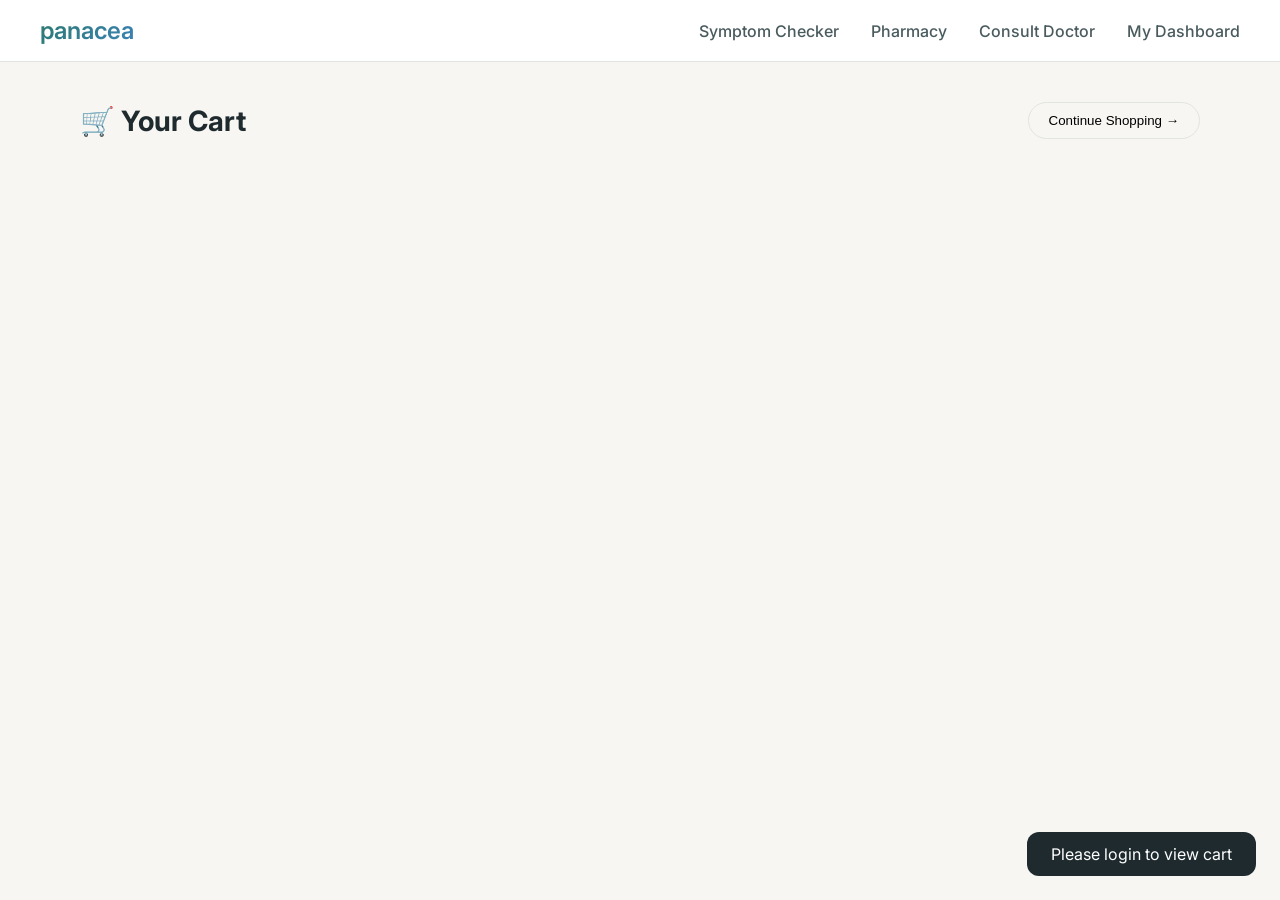
<file: frontend/cart.html>
<!DOCTYPE html>
<html lang="en">
<head>
    <meta charset="UTF-8">
    <meta name="viewport" content="width=device-width, initial-scale=1.0">
    <title>Panacea — Shopping Cart</title>
    <link href="https://fonts.googleapis.com/css2?family=Inter:wght@300;400;500;600;700&display=swap" rel="stylesheet">
    <style>
        * { margin: 0; padding: 0; box-sizing: border-box; }
        body {
            font-family: 'Inter', sans-serif;
            background: #f7f6f3;
            color: #1e2a2e;
        }
        
        .navbar {
            background: white;
            border-bottom: 1px solid #e2e4e0;
            padding: 16px 40px;
            display: flex;
            justify-content: space-between;
            align-items: center;
            flex-wrap: wrap;
            gap: 20px;
        }
        .logo {
            font-size: 24px;
            font-weight: 600;
            background: linear-gradient(135deg, #2c7a6e, #3b82b6);
            -webkit-background-clip: text;
            background-clip: text;
            color: transparent;
            text-decoration: none;
        }
        .nav-links {
            display: flex;
            gap: 32px;
            align-items: center;
        }
        .nav-links a {
            text-decoration: none;
            color: #4a5b5e;
            font-weight: 500;
        }
        .nav-links a:hover { color: #2c7a6e; }
        
        .container {
            max-width: 1200px;
            margin: 0 auto;
            padding: 40px;
        }
        
        .cart-header {
            display: flex;
            justify-content: space-between;
            align-items: center;
            margin-bottom: 32px;
        }
        .cart-header h1 { font-size: 28px; }
        
        .cart-items {
            background: white;
            border-radius: 24px;
            border: 1px solid #e2e4e0;
            overflow: hidden;
        }
        .cart-item {
            display: flex;
            padding: 20px;
            border-bottom: 1px solid #e2e4e0;
            gap: 20px;
            flex-wrap: wrap;
        }
        .cart-item-info { flex: 2; }
        .cart-item-name { font-weight: 600; font-size: 16px; margin-bottom: 4px; }
        .cart-item-meta { font-size: 12px; color: #8b9a9e; margin-bottom: 8px; }
        .rx-warning { background: #fff3cd; padding: 4px 10px; border-radius: 20px; font-size: 11px; display: inline-block; }
        .cart-item-price { font-weight: 700; color: #2c7a6e; font-size: 18px; min-width: 100px; }
        .cart-item-quantity { display: flex; align-items: center; gap: 12px; }
        .cart-item-quantity input { width: 60px; padding: 8px; border: 1px solid #e2e4e0; border-radius: 8px; text-align: center; }
        .remove-btn { background: none; border: none; color: #e74c3c; cursor: pointer; font-size: 20px; }
        
        .cart-summary {
            background: white;
            border-radius: 24px;
            border: 1px solid #e2e4e0;
            padding: 24px;
            margin-top: 24px;
        }
        .summary-row {
            display: flex;
            justify-content: space-between;
            padding: 12px 0;
            border-bottom: 1px solid #e2e4e0;
        }
        .summary-total {
            font-size: 20px;
            font-weight: 700;
            color: #2c7a6e;
            padding-top: 16px;
        }
        .checkout-btn {
            width: 100%;
            padding: 16px;
            background: linear-gradient(135deg, #2c7a6e, #3b82b6);
            color: white;
            border: none;
            border-radius: 40px;
            font-size: 16px;
            font-weight: 600;
            cursor: pointer;
            margin-top: 20px;
        }
        .checkout-btn:disabled {
            opacity: 0.5;
            cursor: not-allowed;
        }
        
        .doctor-selection {
            background: #f0f7f5;
            border-radius: 20px;
            padding: 20px;
            margin-top: 20px;
        }
        .doctor-select {
            width: 100%;
            padding: 12px;
            border-radius: 12px;
            border: 1px solid #e2e4e0;
            margin: 12px 0;
        }
        .share-cart-btn {
            background: #1e2a2e;
            color: white;
            padding: 12px 24px;
            border: none;
            border-radius: 40px;
            cursor: pointer;
        }
        
        .empty-cart {
            text-align: center;
            padding: 60px;
            background: white;
            border-radius: 24px;
        }
        
        .toast {
            position: fixed;
            bottom: 24px;
            right: 24px;
            background: #1e2a2e;
            color: white;
            padding: 12px 24px;
            border-radius: 12px;
            z-index: 1000;
        }
        
        @media (max-width: 768px) {
            .container { padding: 20px; }
            .navbar { padding: 12px 20px; }
            .cart-item { flex-direction: column; }
        }
    </style>
</head>
<body>
    <nav class="navbar">
        <a href="index.html" class="logo">panacea</a>
        <div class="nav-links">
            <a href="assessment.html">Symptom Checker</a>
            <a href="pharmacy.html">Pharmacy</a>
            <a href="consultation.html">Consult Doctor</a>
            <a href="patient-dashboard.html">My Dashboard</a>
        </div>
    </nav>

    <div class="container">
        <div class="cart-header">
            <h1>🛒 Your Cart</h1>
            <button onclick="location.href='pharmacy.html'" style="background:none;border:1px solid #e2e4e0;padding:10px 20px;border-radius:40px;cursor:pointer;">Continue Shopping →</button>
        </div>
        
        <div id="cartContainer"></div>
    </div>

    <script>
        const API_BASE = 'http://localhost:8000';
        let sessionToken = localStorage.getItem('panacea_session_token');
        let currentUser = null;
        let cartItems = [];
        let doctors = [];

        async function loadUser() {
            if (!sessionToken) {
                showToast('Please login to view cart');
                setTimeout(() => location.href = 'index.html', 2000);
                return;
            }
            try {
                const res = await fetch(`${API_BASE}/api/auth/verify`, {
                    method: 'POST',
                    headers: { 'Content-Type': 'application/json' },
                    body: JSON.stringify({ session_token: sessionToken })
                });
                if (res.ok) {
                    const data = await res.json();
                    if (data.valid) currentUser = data.user;
                }
            } catch(e) {}
            loadCart();
            loadDoctors();
        }

        async function loadCart() {
            try {
                const res = await fetch(`${API_BASE}/api/cart`, {
                    headers: { 'X-Session-Token': sessionToken }
                });
                if (res.ok) {
                    const data = await res.json();
                    cartItems = data.items;
                    renderCart();
                }
            } catch(e) {
                showToast('Error loading cart');
            }
        }

        async function loadDoctors() {
            try {
                const res = await fetch(`${API_BASE}/api/doctors`);
                const data = await res.json();
                doctors = data.doctors;
            } catch(e) {}
        }

        async function updateQuantity(itemId, quantity) {
            if (quantity < 1) return;
            try {
                await fetch(`${API_BASE}/api/cart/update/${itemId}`, {
                    method: 'PUT',
                    headers: { 'Content-Type': 'application/json', 'X-Session-Token': sessionToken },
                    body: JSON.stringify({ quantity })
                });
                loadCart();
            } catch(e) {}
        }

        async function removeItem(itemId) {
            try {
                await fetch(`${API_BASE}/api/cart/remove/${itemId}`, {
                    method: 'DELETE',
                    headers: { 'X-Session-Token': sessionToken }
                });
                loadCart();
            } catch(e) {}
        }

        async function shareCartWithDoctor(doctorId) {
            if (!doctorId) {
                showToast('Please select a doctor');
                return;
            }
            
            const hasRxItems = cartItems.some(item => item.requires_prescription);
            if (!hasRxItems) {
                showToast('No prescription items in cart. You can checkout directly.');
                return;
            }
            
            try {
                const res = await fetch(`${API_BASE}/api/cart/share`, {
                    method: 'POST',
                    headers: { 'Content-Type': 'application/json', 'X-Session-Token': sessionToken },
                    body: JSON.stringify({ doctor_id: doctorId, message: 'Please approve my prescription medicines' })
                });
                if (res.ok) {
                    showToast('Request sent to doctor. You will be notified when approved.');
                } else {
                    showToast('Failed to send request');
                }
            } catch(e) {
                showToast('Error sending request');
            }
        }

        async function checkout() {
            const hasRxItems = cartItems.some(item => item.requires_prescription);
            if (hasRxItems) {
                showToast('This cart contains prescription medicines. Please get a doctor\'s approval first by sharing cart with a doctor.');
                return;
            }
            
            try {
                const res = await fetch(`${API_BASE}/api/orders/create`, {
                    method: 'POST',
                    headers: { 'Content-Type': 'application/json', 'X-Session-Token': sessionToken },
                    body: JSON.stringify({ payment_method: 'COD', shipping_address: 'Address' })
                });
                if (res.ok) {
                    showToast('Order placed successfully!');
                    setTimeout(() => location.href = 'patient-dashboard.html', 1500);
                } else {
                    const err = await res.json();
                    showToast(err.detail || 'Checkout failed');
                }
            } catch(e) {
                showToast('Error during checkout');
            }
        }

        function renderCart() {
            const container = document.getElementById('cartContainer');
            
            if (!cartItems.length) {
                container.innerHTML = `
                    <div class="empty-cart">
                        <div style="font-size: 64px; margin-bottom: 20px;">🛒</div>
                        <h3>Your cart is empty</h3>
                        <p style="color:#8b9a9e; margin: 16px 0;">Browse our pharmacy to add medicines</p>
                        <button onclick="location.href='pharmacy.html'" style="padding:12px 32px;background:#2c7a6e;color:white;border:none;border-radius:40px;cursor:pointer;">Browse Medicines →</button>
                    </div>
                `;
                return;
            }
            
            const total = cartItems.reduce((sum, item) => sum + (item.quantity * item.price), 0);
            const hasRxItems = cartItems.some(item => item.requires_prescription);
            
            container.innerHTML = `
                <div class="cart-items">
                    ${cartItems.map(item => `
                        <div class="cart-item">
                            <div class="cart-item-info">
                                <div class="cart-item-name">${escapeHtml(item.name)}</div>
                                <div class="cart-item-meta">${item.generic_name || ''}</div>
                                ${item.requires_prescription ? '<div class="rx-warning">🔒 Prescription Required</div>' : ''}
                            </div>
                            <div class="cart-item-price">₹${(item.price * item.quantity).toFixed(2)}</div>
                            <div class="cart-item-quantity">
                                <input type="number" min="1" value="${item.quantity}" 
                                       onchange="updateQuantity(${item.id}, this.value)">
                                <button class="remove-btn" onclick="removeItem(${item.id})">🗑️</button>
                            </div>
                        </div>
                    `).join('')}
                </div>
                
                <div class="cart-summary">
                    <div class="summary-row">
                        <span>Subtotal</span>
                        <span>₹${total.toFixed(2)}</span>
                    </div>
                    <div class="summary-row">
                        <span>Shipping</span>
                        <span>Free</span>
                    </div>
                    <div class="summary-row summary-total">
                        <span>Total</span>
                        <span>₹${total.toFixed(2)}</span>
                    </div>
                    
                    ${hasRxItems ? `
                        <div class="doctor-selection">
                            <h4 style="margin-bottom: 8px;">🔒 Prescription Required</h4>
                            <p style="font-size: 13px; color: #856404; margin-bottom: 12px;">
                                This cart contains prescription-only medicines. Please share with a doctor for approval.
                            </p>
                            <select id="doctorSelect" class="doctor-select">
                                <option value="">Select a doctor...</option>
                                ${doctors.map(d => `<option value="${d.id}">Dr. ${d.name} (${d.specialization})</option>`).join('')}
                            </select>
                            <button class="share-cart-btn" onclick="shareCartWithDoctor(document.getElementById('doctorSelect').value)">
                                📤 Request Prescription Approval
                            </button>
                        </div>
                    ` : `
                        <button class="checkout-btn" onclick="checkout()">
                            Proceed to Checkout →
                        </button>
                    `}
                </div>
            `;
        }

        function showToast(msg) {
            const toast = document.createElement('div');
            toast.className = 'toast';
            toast.textContent = msg;
            document.body.appendChild(toast);
            setTimeout(() => toast.remove(), 3000);
        }

        function escapeHtml(text) {
            if (!text) return '';
            const div = document.createElement('div');
            div.textContent = text;
            return div.innerHTML;
        }

        loadUser();
    </script>
</body>
</html>
</file>
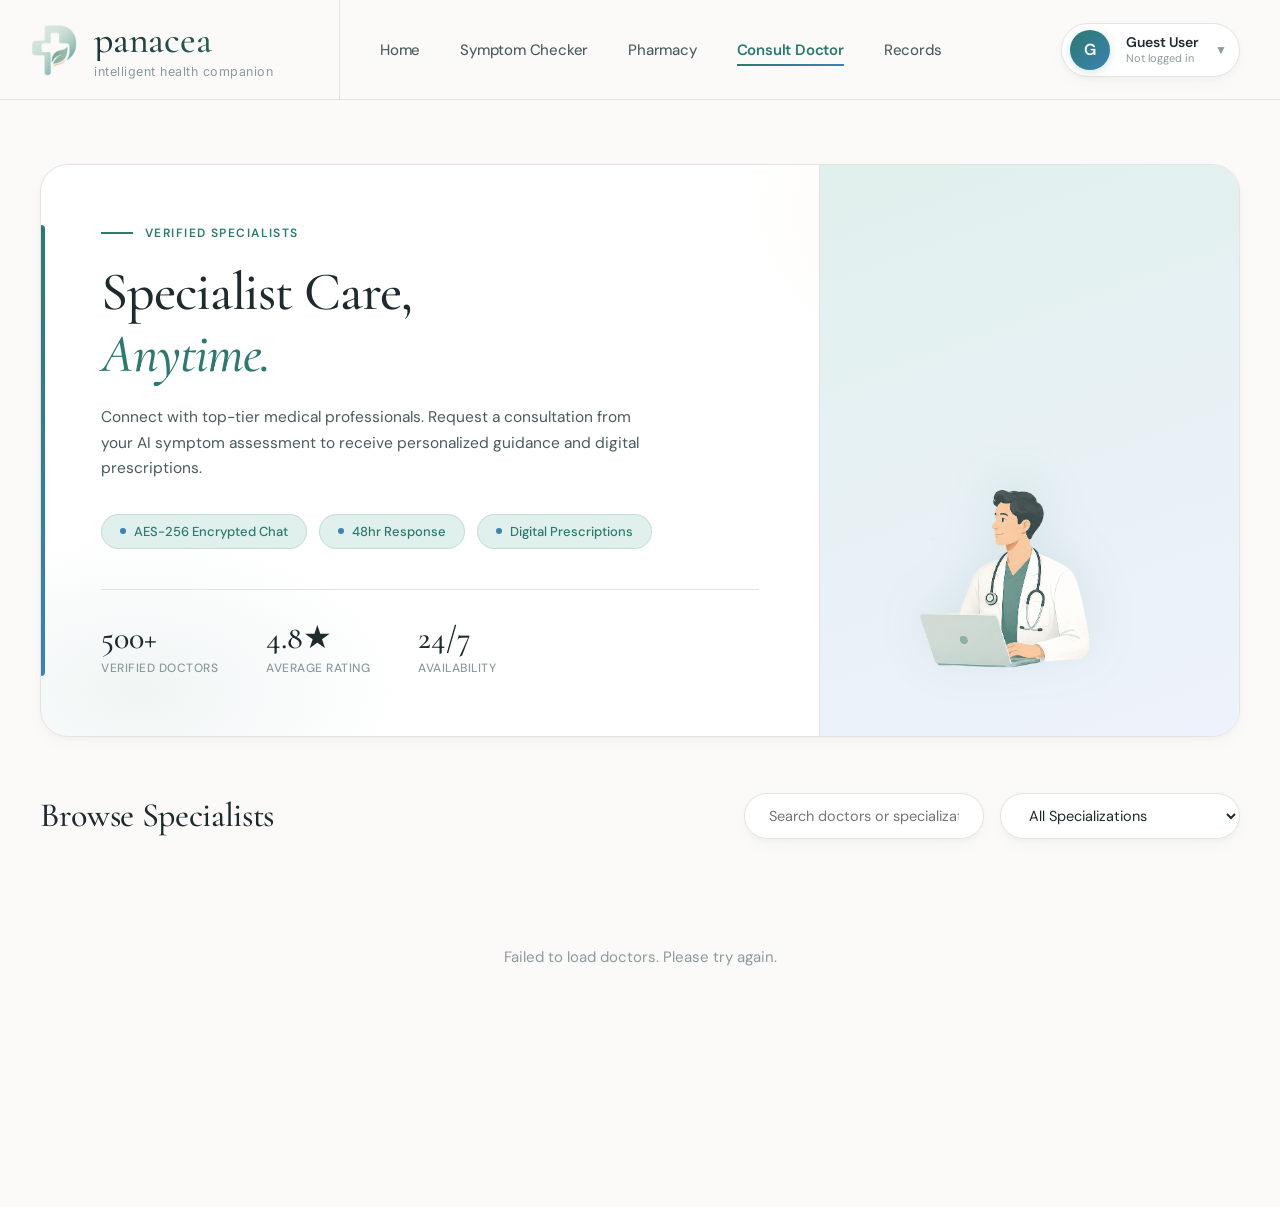
<file: frontend/consultation.html>
<!DOCTYPE html>
<html lang="en">
<head>
    <meta charset="UTF-8">
    <meta name="viewport" content="width=device-width, initial-scale=1.0, user-scalable=yes">
    <title>Panacea — Consult Doctors | Specialist Care</title>
    <link rel="preconnect" href="https://fonts.googleapis.com">
    <link href="https://fonts.googleapis.com/css2?family=Inter:opsz,wght@14..32,300;14..32,400;14..32,500;14..32,600;14..32,700;14..32,800&family=Cormorant+Garamond:ital,wght@0,400;0,500;0,600;1,400;1,500;1,600&family=DM+Sans:opsz,wght@9..40,300;9..40,400;9..40,500;9..40,600;9..40,700&display=swap" rel="stylesheet">
    <link rel="stylesheet" href="style.css">
    <style>
        *, *::before, *::after { box-sizing: border-box; }

        body {
            font-family: 'DM Sans', sans-serif;
            background: var(--bg-light);
            color: var(--text-primary);
            overflow-x: hidden;
        }

        .container {
            max-width: 1480px;
            margin: 0 auto;
            padding: 40px 40px 80px;
        }

        /* ─── HERO ─────────────────────────────────────────── */
        .hero {
            margin-top: 24px;
            border-radius: var(--radius-card);
            overflow: hidden;
            position: relative;
            background: var(--bg-card);
            border: 1px solid var(--border-light);
            display: grid;
            grid-template-columns: 1fr 420px;
            min-height: 420px;
            box-shadow: var(--shadow-sm);
        }

        /* Ambient subtle gradients matching brand */
        .hero-card-bg {
            position: absolute;
            inset: 0;
            background:
                radial-gradient(ellipse 55% 65% at 88% 8%, rgba(198,161,91,0.09), transparent 55%),
                radial-gradient(ellipse 45% 55% at 8% 92%, rgba(44,122,110,0.07), transparent 50%);
            z-index: 0;
            pointer-events: none;
        }

        .hero-left {
            padding: 60px;
            position: relative;
            z-index: 2;
            display: flex;
            flex-direction: column;
            justify-content: center;
        }

        /* Elegant vertical brand accent line */
        .hero-left::before {
            content: '';
            position: absolute;
            left: 0; top: 60px; bottom: 60px;
            width: 4px;
            border-radius: 0 4px 4px 0;
            background: linear-gradient(180deg, var(--accent-teal) 0%, var(--accent-blue) 100%);
        }

        .hero-eyebrow {
            font-size: 12px;
            font-weight: 600;
            letter-spacing: 0.12em;
            text-transform: uppercase;
            color: var(--accent-teal);
            margin-bottom: 20px;
            display: flex;
            align-items: center;
            gap: 12px;
        }

        .hero-eyebrow::before {
            content: '';
            width: 32px; height: 2px;
            background: var(--accent-teal);
        }

        .hero-title {
            font-family: 'Cormorant Garamond', serif;
            font-size: clamp(38px, 4.5vw, 54px);
            font-weight: 500;
            letter-spacing: -0.02em;
            line-height: 1.15;
            margin-bottom: 20px;
            color: var(--text-primary);
        }

        .hero-title em {
            font-style: italic;
            color: var(--accent-teal);
        }

        .hero-desc {
            font-size: 15.5px;
            line-height: 1.65;
            color: var(--text-secondary);
            max-width: 540px;
            margin-bottom: 32px;
        }

        .hero-pills {
            display: flex;
            gap: 12px;
            flex-wrap: wrap;
            margin-bottom: 40px;
        }

        .hero-pill {
            display: flex;
            align-items: center;
            gap: 8px;
            padding: 8px 18px;
            background: var(--accent-teal-light);
            border: 1px solid rgba(44,122,110,0.15);
            color: var(--accent-teal);
            border-radius: 50px;
            font-size: 13px;
            font-weight: 500;
        }

        .hero-pill::before {
            content: '';
            width: 6px; height: 6px;
            border-radius: 50%;
            background: var(--accent-blue);
            flex-shrink: 0;
        }

        /* Stats Section */
        .hero-stats {
            display: flex;
            gap: 48px;
            padding-top: 32px;
            border-top: 1px solid var(--border-light);
        }

        .hero-stat-num {
            font-family: 'Cormorant Garamond', serif;
            font-size: 32px;
            font-weight: 500;
            color: var(--text-primary);
            line-height: 1;
        }

        .hero-stat-label {
            font-size: 12px;
            color: var(--text-tertiary);
            margin-top: 6px;
            font-weight: 500;
            text-transform: uppercase;
            letter-spacing: 0.5px;
        }

        /* Illustration panel */
        .hero-illustration {
            position: relative;
            z-index: 2;
            display: flex;
            align-items: flex-end;
            justify-content: center;
            overflow: hidden;
            background: linear-gradient(160deg, var(--accent-teal-light) 0%, var(--accent-blue-soft) 100%);
            border-left: 1px solid var(--border-light);
        }

        .hero-illustration img {
            width: 100%;
            max-width: 380px;
            height: auto;
            object-fit: contain;
            object-position: bottom;
            filter: drop-shadow(0 -8px 24px rgba(44,122,110,0.1));
            animation: heroFloat 6s ease-in-out infinite alternate;
        }

        @keyframes heroFloat {
            0%   { transform: translateY(0); }
            100% { transform: translateY(-14px); }
        }

        /* ─── SECTION ROW (title + filter) ─────────────────── */
        .section-row {
            display: flex;
            align-items: center;
            justify-content: space-between;
            gap: 20px;
            margin: 56px 0 28px;
            flex-wrap: wrap;
        }

        .section-title {
            font-family: 'Cormorant Garamond', serif;
            font-size: 34px;
            font-weight: 500;
            color: var(--text-primary);
            letter-spacing: -0.01em;
        }

        /* ─── FILTER BAR ──────────────────────────────────── */
        .filter-bar {
            display: flex;
            gap: 16px;
            flex-wrap: wrap;
        }

        .filter-bar input, .filter-bar select {
            padding: 12px 24px;
            border: 1px solid var(--border-light);
            border-radius: 50px;
            font-size: 14.5px;
            font-family: 'DM Sans', sans-serif;
            background: var(--bg-card);
            color: var(--text-primary);
            outline: none;
            transition: all 0.25s cubic-bezier(0.4, 0, 0.2, 1);
            min-width: 240px;
            box-shadow: var(--shadow-sm);
        }

        .filter-bar input:focus, .filter-bar select:focus {
            border-color: var(--accent-teal);
            box-shadow: 0 0 0 4px rgba(44,122,110,0.08);
        }

        /* ─── DOCTOR CARDS ─────────────────────────────────── */
        .doctors-grid {
            display: grid;
            grid-template-columns: repeat(auto-fill, minmax(360px, 1fr));
            gap: 28px;
            margin-bottom: 80px;
        }

        .doctor-card {
            background: var(--bg-card);
            border-radius: var(--radius-card);
            border: 1px solid var(--border-light);
            overflow: hidden;
            display: flex;
            flex-direction: column;
            transition: all 0.3s cubic-bezier(0.25, 1, 0.5, 1);
            box-shadow: var(--shadow-sm);
        }

        .doctor-card:hover {
            transform: translateY(-6px);
            box-shadow: var(--shadow-md), 0 0 0 2px rgba(44,122,110,0.15);
        }

        .doctor-card-band {
            height: 6px;
            background: linear-gradient(90deg, var(--accent-teal) 0%, var(--accent-blue) 100%);
            flex-shrink: 0;
        }

        .doctor-card-body {
            padding: 28px 28px 24px;
            flex: 1;
            display: flex;
            flex-direction: column;
        }

        .doctor-header {
            display: flex;
            gap: 16px;
            align-items: flex-start;
            margin-bottom: 16px;
        }

        .doctor-avatar {
            width: 56px;
            height: 56px;
            background: linear-gradient(135deg, var(--accent-teal), var(--accent-blue));
            border-radius: 16px;
            display: flex;
            align-items: center;
            justify-content: center;
            font-size: 20px;
            font-weight: 600;
            color: #ffffff;
            font-family: 'Inter', sans-serif;
            box-shadow: 0 6px 16px rgba(44,122,110,0.15);
            flex-shrink: 0;
        }

        .doctor-name {
            font-size: 17px;
            font-weight: 600;
            color: var(--text-primary);
            font-family: 'DM Sans', sans-serif;
            letter-spacing: -0.2px;
            display: flex;
            align-items: center;
            gap: 8px;
            flex-wrap: wrap;
            line-height: 1.3;
        }

        .doctor-specialization {
            color: var(--accent-teal);
            font-size: 11.5px;
            font-weight: 600;
            margin-top: 4px;
            text-transform: uppercase;
            letter-spacing: 0.8px;
        }

        .verified-badge {
            display: inline-flex;
            align-items: center;
            background: var(--accent-teal-light);
            color: var(--accent-teal);
            font-size: 10.5px;
            font-weight: 600;
            padding: 2px 10px;
            border-radius: 12px;
            border: 1px solid rgba(44,122,110,0.12);
        }

        .doctor-rating {
            display: flex;
            align-items: center;
            gap: 8px;
            margin-bottom: 14px;
            font-size: 13.5px;
        }

        .rating-stars { color: var(--gold); font-size: 14px; letter-spacing: 0.5px; }

        .doctor-bio {
            font-size: 13.5px;
            color: var(--text-secondary);
            line-height: 1.6;
            margin-bottom: 24px;
            flex: 1;
            display: -webkit-box;
            -webkit-line-clamp: 3;
            -webkit-box-orient: vertical;
            overflow: hidden;
        }

        .doctor-card-footer {
            display: flex;
            align-items: center;
            justify-content: space-between;
            gap: 14px;
            padding-top: 20px;
            border-top: 1px solid var(--border-light);
            margin-top: auto;
        }

        .doctor-fee {
            font-size: 24px;
            font-weight: 500;
            color: var(--text-primary);
            font-family: 'Cormorant Garamond', serif;
        }

        .doctor-fee span {
            font-size: 12.5px;
            font-weight: 400;
            color: var(--text-tertiary);
            font-family: 'DM Sans', sans-serif;
        }

        .consult-btn {
            padding: 11px 24px;
            background: var(--text-primary);
            color: white;
            border: none;
            border-radius: 50px;
            font-weight: 500;
            font-size: 13.5px;
            cursor: pointer;
            transition: all 0.25s ease;
            font-family: 'DM Sans', sans-serif;
            white-space: nowrap;
        }

        .consult-btn:hover {
            background: var(--accent-teal);
            box-shadow: 0 6px 16px rgba(44,122,110,0.2);
            transform: translateY(-1px);
        }

        /* ─── LOADING ────────────────────────────────────────── */
        .loading-state {
            grid-column: 1 / -1;
            text-align: center;
            padding: 80px 40px;
            font-size: 15px;
            color: var(--text-tertiary);
        }

        .spinner {
            width: 32px; height: 32px;
            border: 3px solid rgba(44,122,110,0.1);
            border-radius: 50%;
            border-top-color: var(--accent-teal);
            animation: spin 0.8s linear infinite;
            margin: 0 auto 16px;
        }

        @keyframes spin { to { transform: rotate(360deg); } }

        /* ─── RESPONSIVE ─────────────────────────────────────── */
        @media (max-width: 1100px) {
            .hero { grid-template-columns: 1fr; }
            .hero-illustration { display: none; }
            .hero-left { padding: 48px; }
        }

        @media (max-width: 768px) {
            .container { padding: 20px 20px 48px; }
            .hero-left { padding: 36px 24px; }
            .hero-title { font-size: 36px; }
            .hero-stats { gap: 24px; flex-wrap: wrap; }
            .filter-bar input, .filter-bar select { min-width: 100%; }
        }
    </style>
</head>
<body>

    <main class="main-content-full">
        <div class="container">
            <!-- HERO -->
            <div class="hero fade-up visible">
                <div class="hero-card-bg"></div>
                <div class="hero-left">
                    <div class="hero-eyebrow">Verified Specialists</div>
                    <div class="hero-title">Specialist Care,<br><em>Anytime.</em></div>
                    <div class="hero-desc">Connect with top-tier medical professionals. Request a consultation from your AI symptom assessment to receive personalized guidance and digital prescriptions.</div>
                    <div class="hero-pills">
                        <span class="hero-pill">AES-256 Encrypted Chat</span>
                        <span class="hero-pill">48hr Response</span>
                        <span class="hero-pill">Digital Prescriptions</span>
                    </div>
                    <div class="hero-stats">
                        <div>
                            <div class="hero-stat-num">500+</div>
                            <div class="hero-stat-label">Verified Doctors</div>
                        </div>
                        <div>
                            <div class="hero-stat-num">4.8★</div>
                            <div class="hero-stat-label">Average Rating</div>
                        </div>
                        <div>
                            <div class="hero-stat-num">24/7</div>
                            <div class="hero-stat-label">Availability</div>
                        </div>
                    </div>
                </div>
                <div class="hero-illustration">
                    <img src="assets/illustration4.png" alt="Consult a doctor" onerror="this.src='https://placehold.co/370x400/e0f0ec/2c7a6e?text=Panacea+Consult'; this.style.opacity='0.8'">
                </div>
            </div>

            <!-- SECTION ROW: title + filter -->
            <div class="section-row fade-up delay-100 visible">
                <div class="section-title">Browse Specialists</div>
                <div class="filter-bar">
                    <input type="text" id="searchInput" placeholder="Search doctors or specializations...">
                    <select id="specializationSelect">
                        <option value="">All Specializations</option>
                    </select>
                </div>
            </div>

            <!-- DOCTORS CONTAINER -->
            <div id="doctorsContainer" class="doctors-grid">
                <div class="loading-state">
                    <div class="spinner"></div>
                    Loading verified specialists...
                </div>
            </div>
        </div>
    </main>

    <!-- CONSULTATION MODAL -->
    <div id="consultModal" class="modal-overlay">
        <div class="modal-container" style="background: var(--bg-light); border: 1px solid var(--border-light); border-radius: var(--radius-card); box-shadow: var(--shadow-md);">
            <div class="modal-header">
                <h2 style="font-family:'Cormorant Garamond',serif; font-size:26px; font-weight:500; color: var(--text-primary);">Request Consultation</h2>
                <button class="modal-close" onclick="closeModal()">&times;</button>
            </div>
            <div style="background: var(--accent-teal-light); padding:14px 18px; border-radius:16px; margin-bottom:24px; border:1px solid rgba(44,122,110,0.12);">
                <p id="selectedDoctorName" style="color: var(--accent-teal); font-weight:600; font-size:15px; margin:0;"></p>
                <p id="contextSuggestion" style="font-size:12px; color: var(--text-secondary); margin-top:6px; display:none;"></p>
            </div>
            <div class="form-group">
                <label style="font-size:14px; font-weight:500; color: var(--text-primary); display:block; margin-bottom:10px;">Describe your symptoms or concern</label>
                <textarea id="consultMessage" rows="4" placeholder="I have been experiencing..." style="width:100%; padding:14px 16px; border-radius:16px; border:1px solid var(--border-light); font-family:'DM Sans',sans-serif; font-size:14px; resize:vertical; outline:none; transition:border-color 0.2s; background:#fff; color: var(--text-primary);"></textarea>
            </div>
            <input type="hidden" id="selectedDoctorId">
            <button class="btn-submit" onclick="submitConsultation()" id="submitBtn" style="border-radius:50px; background: var(--text-primary); font-size:14px; font-weight:500;">Send Request</button>
            <button class="btn-secondary" onclick="closeModal()" style="border-radius:50px; font-size:14px; font-weight:500; background: var(--bg-soft);">Cancel</button>
        </div>
    </div>

    <script src="script.js"></script>
    <script>
        let doctors = [];
        let specializations = [];
        let pendingAssessment = null;

        document.addEventListener('DOMContentLoaded', async () => {
            await sessionReady;
            loadSpecializations();
            loadDoctors();
            checkForPendingAssessment();
        });

        async function loadSpecializations() {
            try {
                const data = await apiGet('/api/doctors/specializations');
                specializations = data.specializations || [];
                const select = document.getElementById('specializationSelect');
                specializations.forEach(spec => {
                    const option = document.createElement('option');
                    option.value = spec;
                    option.textContent = spec;
                    select.appendChild(option);
                });
            } catch(e) {
                console.error("Failed to load specializations", e);
            }
        }

        async function loadDoctors() {
            const search = document.getElementById('searchInput').value;
            const spec = document.getElementById('specializationSelect').value;
            
            let queryParams = [];
            if (search) queryParams.push(`search=${encodeURIComponent(search)}`);
            if (spec) queryParams.push(`specialization=${encodeURIComponent(spec)}`);
            
            const queryString = queryParams.length > 0 ? `?${queryParams.join('&')}` : '';
            
            try {
                const data = await apiGet(`/api/doctors${queryString}`);
                doctors = data.doctors || [];
                renderDoctors();
            } catch(e) {
                document.getElementById('doctorsContainer').innerHTML = '<div class="loading-state">Failed to load doctors. Please try again.</div>';
            }
        }

        function renderDoctors() {
            const container = document.getElementById('doctorsContainer');
            if (!doctors.length) {
                container.innerHTML = '<div class="loading-state">No specialists found matching your criteria.</div>';
                return;
            }
            // Seamlessly updated grid colors mapping to systemic identity
            const bandColors = {
                'neurologist':'linear-gradient(90deg,#4a5bc4,#6375e3)',
                'cardiologist':'linear-gradient(90deg,#cc4949,#eb5e5e)',
                'pulmonologist':'linear-gradient(90deg,#257fa4,#3ba3cc)',
                'psychiatrist':'linear-gradient(90deg,#8354ad,#a270db)',
                'dermatologist':'linear-gradient(90deg,#c97644,#eb9563)',
                'general physician':'linear-gradient(90deg,var(--accent-teal),var(--accent-blue))',
                'orthopedist':'linear-gradient(90deg,#2e6945,#419161)',
                'pediatrician':'linear-gradient(90deg,#357cb8,#549bd4)',
            };
            container.innerHTML = doctors.map((doc, index) => {
                const delay = 100 + (index * 50);
                const cleanName = doc.name ? doc.name.replace(/^Dr\.\s*/i, '').trim() : '';
                const initialLetter = cleanName ? cleanName.charAt(0).toUpperCase() : 'D';
                const specKey = (doc.specialization || '').toLowerCase();
                const bandStyle = bandColors[specKey] || 'linear-gradient(90deg, var(--accent-teal) 0%, var(--accent-blue) 100%)';
                const bioText = doc.bio ? doc.bio.substring(0,120) : 'Experienced medical professional dedicated to providing the highest quality of care.';
                return `
                <div class="doctor-card fade-up delay-${delay > 300 ? 300 : delay} visible">
                    <div class="doctor-card-band" style="background: ${bandStyle};"></div>
                    <div class="doctor-card-body">
                        <div class="doctor-header">
                            <div class="doctor-avatar">${initialLetter}</div>
                            <div>
                                <div class="doctor-name">
                                    Dr. ${escapeHtml(cleanName)}
                                    ${doc.is_verified ? '<span class="verified-badge">\u2713 Verified</span>' : ''}
                                </div>
                                <div class="doctor-specialization">${escapeHtml(doc.specialization)}</div>
                            </div>
                        </div>
                        <div class="doctor-rating">
                            <span class="rating-stars">${renderStars(doc.rating)}</span>
                            <span style="color:var(--text-tertiary);font-size:12.5px;">${doc.rating ? doc.rating.toFixed(1) : '0.0'} &middot; ${doc.total_consultations || 0} consults</span>
                        </div>
                        <p class="doctor-bio">${escapeHtml(bioText)}${bioText.length >= 120 ? '\u2026' : ''}</p>
                        <div class="doctor-card-footer">
                            <div class="doctor-fee">\u20b9${doc.consultation_fee || 500} <span>/ consult</span></div>
                            <button class="consult-btn" onclick="openConsultModal(${doc.id}, 'Dr. ${escapeHtml(cleanName)}')">
                                Consult Now
                            </button>
                        </div>
                    </div>
                </div>
            `}).join('');
        }

        function renderStars(rating) {
            rating = rating || 0;
            const full = Math.floor(rating);
            const half = rating % 1 >= 0.5;
            let stars = '';
            for (let i = 0; i < full; i++) stars += '★';
            if (half) stars += '½';
            for (let i = stars.length; i < 5; i++) stars += '☆';
            return stars;
        }

        function checkForPendingAssessment() {
            const lastAssessment = localStorage.getItem('last_assessment');
            if (lastAssessment) {
                try {
                    pendingAssessment = JSON.parse(lastAssessment);
                    showToast(`Suggested Specialist Focus: ${pendingAssessment.suggested_specialist || 'specialist'}.`);
                    
                    if (pendingAssessment.suggested_specialist) {
                        const select = document.getElementById('specializationSelect');
                        setTimeout(() => {
                            for (let i = 0; i < select.options.length; i++) {
                                if (select.options[i].value.toLowerCase().includes(pendingAssessment.suggested_specialist.toLowerCase())) {
                                    select.selectedIndex = i;
                                    loadDoctors();
                                    break;
                                }
                            }
                        }, 500);
                    }
                } catch(e) {}
            }
        }

        function openConsultModal(doctorId, doctorName) {
            if (!currentSessionToken) {
                showToast('Please login to request a consultation.');
                if (typeof showLoginModal === 'function') showLoginModal();
                return;
            }
            
            document.getElementById('selectedDoctorId').value = doctorId;
            document.getElementById('selectedDoctorName').innerHTML = `Consulting: ${doctorName}`;
            
            const contextEl = document.getElementById('contextSuggestion');
            if (pendingAssessment && pendingAssessment.top_disease) {
                contextEl.innerHTML = `Linked Assessment: ${escapeHtml(pendingAssessment.top_disease)}`;
                contextEl.style.display = 'block';
            } else {
                contextEl.style.display = 'none';
            }
            
            document.getElementById('consultModal').classList.add('active');
        }

        function closeModal() {
            document.getElementById('consultModal').classList.remove('active');
            document.getElementById('consultMessage').value = '';
        }

        async function submitConsultation() {
            const message = document.getElementById('consultMessage').value.trim();
            const doctorId = document.getElementById('selectedDoctorId').value;
            const btn = document.getElementById('submitBtn');
            
            if (!doctorId) {
                showToast('Please select a doctor');
                return;
            }
            if (!message && !pendingAssessment) {
                showToast('Please provide a brief description of your concern.');
                return;
            }
            
            const requestBody = {
                doctor_id: parseInt(doctorId),
                symptoms_summary: message || "Patient requested consultation based on AI assessment.",
                predicted_disease: pendingAssessment?.top_disease || "",
                patient_message: message
            };
            
            if (pendingAssessment && pendingAssessment.id) {
                requestBody.assessment_id = pendingAssessment.id;
            }
            
            setButtonLoading(btn, true, 'Send Request');
            
            try {
                await apiPost('/api/consultations/request', requestBody);
                showToast('Consultation request sent! The doctor will respond shortly.');
                closeModal();
            } catch(e) {
                showToast(e.message || 'Error sending request');
            } finally {
                setButtonLoading(btn, false, 'Send Request');
            }
        }

        function escapeHtml(text) {
            if (!text) return '';
            const div = document.createElement('div');
            div.textContent = text;
            return div.innerHTML;
        }

        document.getElementById('searchInput').addEventListener('input', () => {
            clearTimeout(window.searchTimeout);
            window.searchTimeout = setTimeout(loadDoctors, 300);
        });
        document.getElementById('specializationSelect').addEventListener('change', loadDoctors);
    </script>
</body>
</html>
</file>
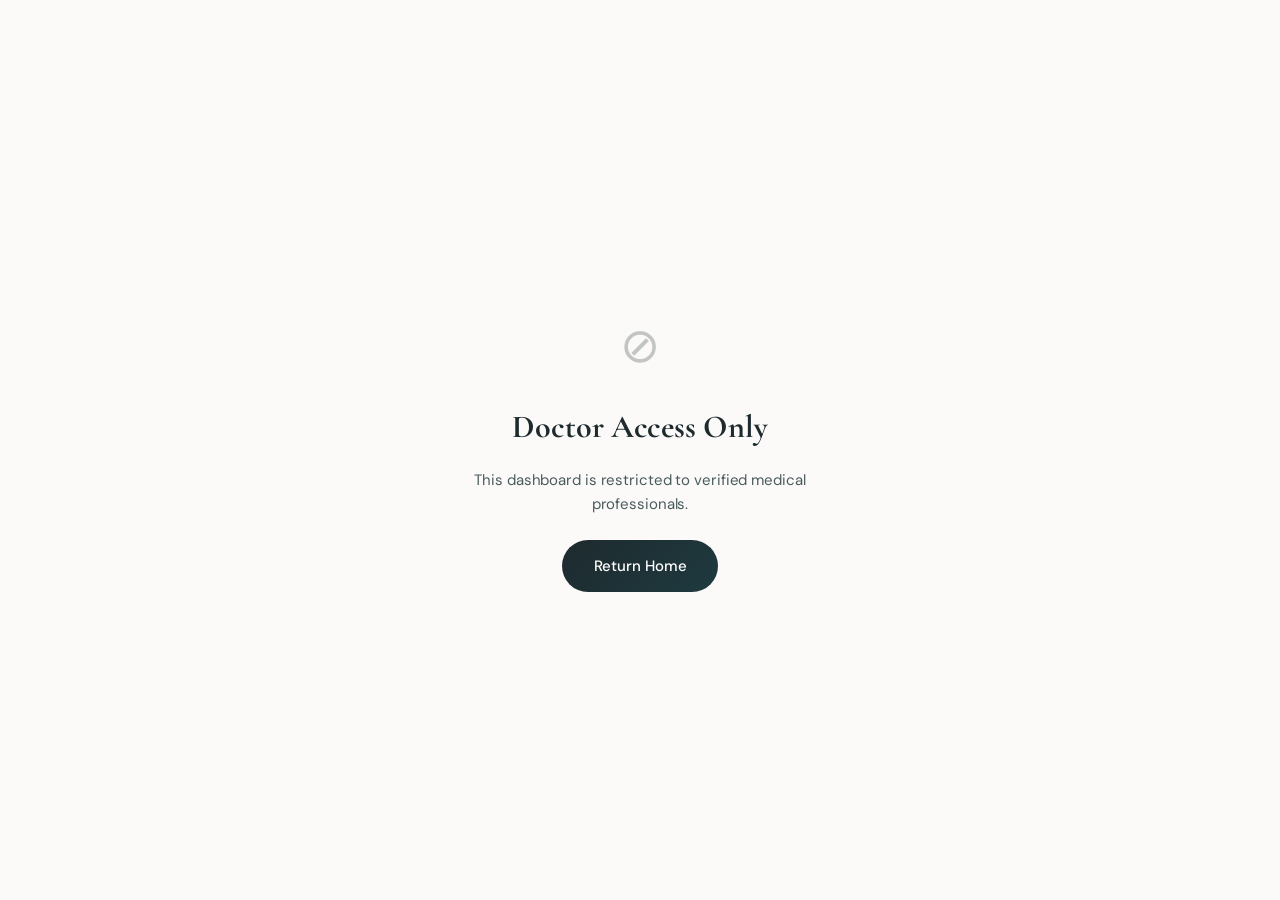
<file: frontend/doctor-dashboard.html>
<!DOCTYPE html>
<html lang="en">
<head>
  <meta charset="UTF-8">
  <meta name="viewport" content="width=device-width, initial-scale=1.0">
  <title>Panacea — Doctor Dashboard</title>
  <link rel="preconnect" href="https://fonts.googleapis.com">
  <link href="https://fonts.googleapis.com/css2?family=Inter:opsz,wght@14..32,300;14..32,400;14..32,500;14..32,600;14..32,700&family=Cormorant+Garamond:ital,wght@0,400;0,500;1,400&family=DM+Sans:opsz,wght@9..40,300;9..40,400;9..40,500;9..40,600;9..40,700&display=swap" rel="stylesheet">
  <link rel="stylesheet" href="style.css">

  <style>
  /* ══════════════════════════════════════════
     PAGE BASE
  ══════════════════════════════════════════ */
  body {
    background: var(--bg-light);
    color: var(--text-primary);
    font-family: 'DM Sans', sans-serif;
    line-height: 1.6;
    overflow-x: hidden;
    letter-spacing: -0.1px;
  }

  /* ══════════════════════════════════════════
     DOCTOR HEADER BAR
  ══════════════════════════════════════════ */
  .doctor-header {
    position: sticky;
    top: 0;
    z-index: 100;
    background: rgba(255,255,255,0.94);
    backdrop-filter: blur(12px);
    -webkit-backdrop-filter: blur(12px);
    border-bottom: 1px solid var(--border-light);
    display: flex;
    align-items: center;
    justify-content: space-between;
    padding: 0 32px;
    height: 100px;
  }

  .doctor-header-logo {
    display: flex;
    align-items: center;
    gap: 10px;
    text-decoration: none;
  }

  .doctor-header-logo img {
    width: 26px; height: 26px;
    object-fit: contain;
  }

  .doctor-header-logo-wrap { line-height: 1.1; }

  .doctor-header-logo-text {
    font-family: 'Cormorant Garamond', serif;
    font-size: 19px;
    font-weight: 500;
    color: var(--text-primary);
    letter-spacing: -0.3px;
    display: block;
  }

  .doctor-header-logo-sub {
    font-size: 10px;
    color: var(--text-tertiary);
    font-weight: 400;
    letter-spacing: 0.2px;
    display: block;
  }

  .doctor-header-profile {
    display: flex;
    align-items: center;
    gap: 10px;
    cursor: pointer;
    padding: 5px 14px 5px 5px;
    border-radius: 40px;
    border: 1px solid var(--border-light);
    background: var(--bg-card);
    position: relative;
    transition: box-shadow 0.2s;
    user-select: none;
  }

  .doctor-header-profile:hover { box-shadow: 0 2px 10px rgba(0,0,0,0.07); }

  .doctor-header-avatar {
    width: 30px; height: 30px;
    border-radius: 50%;
    background: linear-gradient(135deg, #1a6b8a, #0e4d6b);
    display: flex; align-items: center; justify-content: center;
    color: #fff; font-weight: 600; font-size: 12px; flex-shrink: 0;
  }

  .doctor-header-info { line-height: 1.2; }

  .doctor-header-name {
    font-size: 13px; font-weight: 600; color: var(--text-primary);
  }

  .doctor-header-role {
    font-size: 11px; color: #1a6b8a; font-weight: 500;
  }

  .doctor-header-chevron {
    font-size: 9px; color: var(--text-tertiary); margin-left: 2px;
  }

  .doctor-header-dropdown {
    display: none;
    position: absolute;
    top: calc(100% + 8px);
    right: 0;
    background: var(--bg-card);
    border: 1px solid var(--border-light);
    border-radius: 16px;
    box-shadow: 0 8px 32px rgba(0,0,0,0.1);
    min-width: 190px;
    overflow: hidden;
    z-index: 200;
  }

  .doctor-header-profile.open .doctor-header-dropdown { display: block; }

  .doctor-header-dropdown a {
    display: flex; align-items: center; gap: 10px;
    padding: 11px 16px; font-size: 13.5px;
    color: var(--text-primary); text-decoration: none;
    transition: background 0.15s;
  }

  .doctor-header-dropdown a:hover { background: var(--bg-soft); }
  .doctor-header-dropdown .dd-divider { height: 1px; background: var(--border-light); margin: 4px 0; }
  .doctor-header-dropdown .dd-signout { color: #c0392b !important; }

  /* ══════════════════════════════════════════
     PAGE SHELL
  ══════════════════════════════════════════ */
  .page-shell {
    min-height: calc(100vh - 100px);
  }

  .page-inner {
    max-width: 1480px;
    margin: 0 auto;
    padding: 28px 24px 60px;
  }

  /* ══════════════════════════════════════════
     WELCOME BANNER
  ══════════════════════════════════════════ */
  .welcome-banner {
    background: linear-gradient(135deg, var(--sidebar-bg-from) 0%, #14373d 60%, #0b2a30 100%);
    border-radius: var(--radius-card);
    padding: 40px 48px;
    margin-bottom: 36px;
    position: relative;
    overflow: hidden;
    display: flex;
    align-items: center;
    justify-content: space-between;
    gap: 24px;
    box-shadow: var(--shadow-md);
    animation: pageEnter 0.5s cubic-bezier(0.22, 1, 0.36, 1) both;
  }

  .welcome-banner::before {
    content: '';
    position: absolute;
    top: -60px; right: -60px;
    width: 260px; height: 260px;
    border-radius: 50%;
    background: radial-gradient(circle, rgba(44,122,110,0.35) 0%, transparent 70%);
    pointer-events: none;
  }

  .welcome-banner::after {
    content: '';
    position: absolute;
    bottom: -40px; left: 25%;
    width: 180px; height: 180px;
    border-radius: 50%;
    background: radial-gradient(circle, rgba(59,130,182,0.18) 0%, transparent 70%);
    pointer-events: none;
  }

  .welcome-text h1 {
    font-family: 'Cormorant Garamond', serif;
    font-size: 42px;
    font-weight: 500;
    color: #ffffff;
    letter-spacing: -0.3px;
    line-height: 1.1;
    margin-bottom: 8px;
  }

  .welcome-text p {
    color: #8fb2bd;
    font-size: 15px;
    font-weight: 400;
  }

  .welcome-badge {
    background: rgba(255,255,255,0.08);
    border: 1px solid rgba(255,255,255,0.14);
    border-radius: 60px;
    padding: 10px 20px;
    display: flex;
    align-items: center;
    gap: 10px;
    color: #c7e2ec;
    font-size: 13px;
    font-weight: 500;
    white-space: nowrap;
    backdrop-filter: blur(6px);
    flex-shrink: 0;
  }

  .welcome-badge .dot {
    width: 8px; height: 8px;
    border-radius: 50%;
    background: #4be0a8;
    box-shadow: 0 0 6px rgba(75,224,168,0.6);
    animation: pulse-dot 2s infinite;
  }

  @keyframes pulse-dot {
    0%, 100% { opacity: 1; transform: scale(1); }
    50%       { opacity: 0.7; transform: scale(1.3); }
  }

  /* ══════════════════════════════════════════
     STATS GRID
  ══════════════════════════════════════════ */
  .stats-grid {
    display: grid;
    grid-template-columns: repeat(auto-fit, minmax(200px, 1fr));
    gap: 20px;
    margin-bottom: 36px;
  }

  .stat-card {
    background: var(--bg-card);
    border-radius: 24px;
    padding: 28px 24px;
    border: 1px solid var(--border-light);
    box-shadow: var(--shadow-sm);
    display: flex;
    align-items: flex-start;
    gap: 16px;
    transition: all 0.25s ease;
  }

  .stat-card:hover {
    transform: translateY(-3px);
    box-shadow: var(--shadow-md);
    border-color: var(--accent-teal-light);
  }

  .stat-icon {
    width: 48px; height: 48px;
    border-radius: 16px;
    display: flex;
    align-items: center;
    justify-content: center;
    font-size: 22px;
    flex-shrink: 0;
  }

  .stat-icon.teal   { background: var(--accent-teal-light); }
  .stat-icon.blue   { background: var(--accent-blue-soft); }
  .stat-icon.gold   { background: #fdf3df; }
  .stat-icon.green  { background: #d4f5e9; }

  .stat-info {
    flex: 1;
  }

  .stat-number {
    font-size: 32px;
    font-weight: 700;
    color: var(--accent-teal);
    line-height: 1;
    margin-bottom: 4px;
    font-family: 'Cormorant Garamond', serif;
  }

  .stat-label {
    font-size: 13px;
    color: var(--text-secondary);
    font-weight: 500;
  }

  /* ══════════════════════════════════════════
     SECTION CARDS
  ══════════════════════════════════════════ */
  .section {
    background: var(--bg-card);
    border-radius: var(--radius-card);
    padding: 32px;
    margin-bottom: 28px;
    border: 1px solid var(--border-light);
    box-shadow: var(--shadow-sm);
  }

  .section-header {
    display: flex;
    align-items: center;
    justify-content: space-between;
    margin-bottom: 28px;
    padding-bottom: 20px;
    border-bottom: 1px solid var(--border-light);
    flex-wrap: wrap;
    gap: 12px;
  }

  .section-title-wrap {
    display: flex;
    align-items: center;
    gap: 14px;
  }

  .section-icon {
    width: 44px; height: 44px;
    border-radius: 14px;
    background: var(--accent-teal-light);
    display: flex;
    align-items: center;
    justify-content: center;
    font-size: 20px;
  }

  .section-title {
    font-family: 'Cormorant Garamond', serif;
    font-size: 24px;
    font-weight: 500;
    color: var(--text-primary);
    letter-spacing: -0.2px;
  }

  .section-count {
    background: var(--accent-teal-light);
    color: var(--accent-teal);
    font-size: 12px;
    font-weight: 600;
    padding: 4px 12px;
    border-radius: 30px;
    margin-left: 8px;
  }

  .refresh-btn {
    background: var(--bg-soft);
    border: 1px solid var(--border-light);
    border-radius: 40px;
    padding: 8px 18px;
    font-size: 13px;
    font-weight: 500;
    color: var(--text-secondary);
    cursor: pointer;
    font-family: 'DM Sans', sans-serif;
    transition: all 0.2s;
    display: flex;
    align-items: center;
    gap: 6px;
  }

  .refresh-btn:hover {
    border-color: var(--accent-teal);
    color: var(--accent-teal);
    background: var(--accent-teal-light);
  }

  /* ══════════════════════════════════════════
     REQUEST CARDS (prescriptions & consultations)
  ══════════════════════════════════════════ */
  .request-card {
    border: 1px solid var(--border-light);
    border-radius: 20px;
    padding: 24px;
    margin-bottom: 16px;
    background: var(--bg-light);
    transition: all 0.2s ease;
    animation: fadeInUp 0.35s ease both;
  }

  .request-card:last-child { margin-bottom: 0; }

  .request-card:hover {
    border-color: rgba(44,122,110,0.3);
    box-shadow: 0 4px 16px rgba(44,122,110,0.08);
  }

  .request-header {
    display: flex;
    justify-content: space-between;
    align-items: flex-start;
    flex-wrap: wrap;
    gap: 12px;
    margin-bottom: 16px;
  }

  .patient-identity {
    display: flex;
    align-items: center;
    gap: 12px;
  }

  .patient-avatar {
    width: 44px; height: 44px;
    border-radius: 14px;
    background: linear-gradient(135deg, var(--accent-teal), var(--accent-blue));
    display: flex;
    align-items: center;
    justify-content: center;
    color: white;
    font-weight: 600;
    font-size: 18px;
    flex-shrink: 0;
  }

  .patient-name {
    font-weight: 600;
    font-size: 16px;
    color: var(--text-primary);
    margin-bottom: 2px;
  }

  .patient-email {
    font-size: 12px;
    color: var(--text-tertiary);
  }

  .request-meta {
    text-align: right;
  }

  .request-date {
    font-size: 12px;
    color: var(--text-tertiary);
    background: var(--bg-soft);
    padding: 4px 10px;
    border-radius: 20px;
    display: inline-block;
  }

  /* Medicines list */
  .medicines-preview {
    background: var(--bg-card);
    border: 1px solid var(--border-light);
    border-radius: 16px;
    padding: 16px 20px;
    margin: 14px 0;
  }

  .medicines-preview-label {
    font-size: 11px;
    font-weight: 600;
    letter-spacing: 0.6px;
    text-transform: uppercase;
    color: var(--text-tertiary);
    margin-bottom: 10px;
  }

  .medicine-row {
    display: flex;
    align-items: center;
    justify-content: space-between;
    padding: 8px 0;
    border-bottom: 1px solid var(--bg-soft);
    font-size: 13.5px;
  }

  .medicine-row:last-child { border-bottom: none; }

  .medicine-name { color: var(--text-primary); font-weight: 500; }

  .medicine-qty {
    color: var(--text-tertiary);
    font-size: 12px;
    background: var(--bg-soft);
    padding: 2px 10px;
    border-radius: 20px;
  }

  .rx-badge {
    display: inline-flex;
    align-items: center;
    gap: 4px;
    background: #fff3cd;
    color: #856404;
    font-size: 11px;
    font-weight: 600;
    padding: 2px 8px;
    border-radius: 20px;
    margin-left: 8px;
  }

  /* Info rows (symptom / message) */
  .info-row {
    display: flex;
    gap: 10px;
    align-items: flex-start;
    padding: 10px 14px;
    border-radius: 12px;
    background: var(--bg-soft);
    margin: 10px 0;
    font-size: 13.5px;
  }

  .info-row-label {
    font-weight: 600;
    color: var(--text-secondary);
    flex-shrink: 0;
    min-width: 80px;
  }

  .info-row-value { color: var(--text-primary); }

  /* Doctor note textarea */
  .note-field {
    width: 100%;
    margin: 12px 0 0;
    padding: 12px 16px;
    border: 1px solid var(--border-light);
    border-radius: 14px;
    font-size: 14px;
    font-family: 'DM Sans', sans-serif;
    color: var(--text-primary);
    background: var(--bg-card);
    resize: vertical;
    min-height: 72px;
    transition: border-color 0.2s;
    line-height: 1.5;
  }

  .note-field:focus {
    outline: none;
    border-color: var(--accent-teal);
    box-shadow: 0 0 0 3px rgba(44,122,110,0.08);
  }

  .note-field::placeholder { color: var(--text-tertiary); }

  /* Action buttons */
  .action-row {
    display: flex;
    gap: 12px;
    margin-top: 16px;
    flex-wrap: wrap;
  }

  .btn-approve {
    background: linear-gradient(135deg, var(--accent-teal), #1e6b61);
    color: white;
    border: none;
    padding: 10px 24px;
    border-radius: 40px;
    cursor: pointer;
    font-size: 13.5px;
    font-weight: 500;
    font-family: 'DM Sans', sans-serif;
    transition: all 0.2s;
    display: flex;
    align-items: center;
    gap: 6px;
  }

  .btn-approve:hover {
    transform: translateY(-1px);
    box-shadow: 0 6px 16px rgba(44,122,110,0.3);
  }

  .btn-approve:disabled {
    opacity: 0.6;
    cursor: not-allowed;
    transform: none;
  }

  .btn-reject {
    background: var(--bg-soft);
    border: 1px solid var(--border-light);
    color: var(--text-secondary);
    padding: 10px 24px;
    border-radius: 40px;
    cursor: pointer;
    font-size: 13.5px;
    font-weight: 500;
    font-family: 'DM Sans', sans-serif;
    transition: all 0.2s;
    display: flex;
    align-items: center;
    gap: 6px;
  }

  .btn-reject:hover {
    border-color: #e74c3c;
    color: #c0392b;
    background: #fef5f5;
  }

  .btn-reject:disabled {
    opacity: 0.6;
    cursor: not-allowed;
  }

  /* ══════════════════════════════════════════
     EMPTY / LOADING STATES
  ══════════════════════════════════════════ */
  .empty-state {
    text-align: center;
    padding: 48px 24px;
    color: var(--text-tertiary);
  }

  .empty-state .empty-icon {
    font-size: 48px;
    margin-bottom: 16px;
    opacity: 0.5;
  }

  .empty-state p {
    font-size: 15px;
    color: var(--text-secondary);
  }

  .empty-state small {
    font-size: 13px;
    color: var(--text-tertiary);
    margin-top: 6px;
    display: block;
  }

  .loading-row {
    display: flex;
    align-items: center;
    gap: 12px;
    color: var(--text-tertiary);
    font-size: 14px;
    padding: 32px 0;
    justify-content: center;
  }

  .spinner {
    width: 20px; height: 20px;
    border: 2px solid var(--border-light);
    border-top-color: var(--accent-teal);
    border-radius: 50%;
    animation: spin 0.7s linear infinite;
  }

  @keyframes spin { to { transform: rotate(360deg); } }

  /* ══════════════════════════════════════════
     ACCESS GUARD OVERLAY
  ══════════════════════════════════════════ */
  .access-guard {
    display: none;
    position: fixed;
    inset: 0;
    background: var(--bg-light);
    z-index: 500;
    flex-direction: column;
    align-items: center;
    justify-content: center;
    gap: 16px;
    text-align: center;
    padding: 40px;
  }

  .access-guard.visible { display: flex; }

  .access-guard h2 {
    font-family: 'Cormorant Garamond', serif;
    font-size: 32px;
    color: var(--text-primary);
  }

  .access-guard p {
    color: var(--text-secondary);
    font-size: 15px;
    max-width: 380px;
  }

  /* ══════════════════════════════════════════
     STATUS TABS
  ══════════════════════════════════════════ */
  .tab-row {
    display: flex;
    gap: 8px;
    margin-bottom: 20px;
    flex-wrap: wrap;
  }

  .tab-btn {
    padding: 7px 18px;
    border-radius: 30px;
    border: 1px solid var(--border-light);
    background: var(--bg-soft);
    font-size: 13px;
    font-weight: 500;
    font-family: 'DM Sans', sans-serif;
    color: var(--text-secondary);
    cursor: pointer;
    transition: all 0.2s;
  }

  .tab-btn.active,
  .tab-btn:hover {
    background: var(--accent-teal-light);
    color: var(--accent-teal);
    border-color: rgba(44,122,110,0.3);
  }

  /* ══════════════════════════════════════════
     RESPONSIVE
  ══════════════════════════════════════════ */
  @media (max-width: 900px) {
    .page-inner { padding: 20px 16px 48px; }
    .doctor-header { padding: 0 16px; }
    .welcome-banner { padding: 24px 24px; }
    .welcome-text h1 { font-size: 30px; }
    .welcome-badge { display: none; }
    .section { padding: 20px 16px; }
  }

  @media (max-width: 600px) {
    .page-inner { padding: 16px 12px 40px; }
    .stats-grid { grid-template-columns: 1fr 1fr; }
    .action-row { flex-direction: column; }
    .btn-approve, .btn-reject { justify-content: center; }
    .doctor-header-info { display: none; }
  }
  </style>
</head>
<body>

<!-- Sentinel: prevents script.js from injecting the shared patient top-nav -->
<nav class="top-nav" id="__docNavSentinel" style="display:none;" aria-hidden="true"></nav>

<!-- Access guard for non-doctor users -->
<div class="access-guard" id="accessGuard">
  <div style="font-size:48px;opacity:0.25;font-style:normal;">&#8856;</div>
  <h2>Doctor Access Only</h2>
  <p>This dashboard is restricted to verified medical professionals.</p>
  <a href="index.html" class="btn-primary" style="margin-top:8px;">Return Home</a>
</div>

<div id="pageContent" style="display:none;">

  <!-- ── Doctor Header ── -->
  <header class="doctor-header">
    <a class="doctor-header-logo" href="doctor-dashboard.html">
      <img src="assets/logo.png" alt="Panacea" onerror="this.style.display='none'">
      <div class="doctor-header-logo-wrap">
        <span class="doctor-header-logo-text">panacea</span>
        <span class="doctor-header-logo-sub">intelligent health companion</span>
      </div>
    </a>

    <div class="doctor-header-profile" id="docProfilePill" onclick="toggleDocProfile(event)">
      <div class="doctor-header-avatar" id="docHeaderAvatar">D</div>
      <div class="doctor-header-info">
        <div class="doctor-header-name" id="docHeaderName">Doctor</div>
        <div class="doctor-header-role">Doctor</div>
      </div>
      <span class="doctor-header-chevron">▼</span>
      <div class="doctor-header-dropdown">
        <a href="#" onclick="showDocProfile(); return false;">View Profile</a>
        <div class="dd-divider"></div>
        <a href="#" class="dd-signout" onclick="doDocLogout(); return false;">Sign Out</a>
      </div>
    </div>
  </header>

  <div class="page-shell">
  <div class="page-inner page-transition-wrapper">

    <!-- ── Welcome Banner ── -->
    <div class="welcome-banner">
      <div class="welcome-text">
        <h1 id="doctorName">Doctor Dashboard</h1>
        <p id="doctorSubtitle">Manage consultations and prescription requests</p>
      </div>
      <div class="welcome-badge">
        <span class="dot"></span>
        <span id="badgeLabel">On Duty</span>
      </div>
    </div>

    <!-- ── Stats ── -->
    <div class="stats-grid">
      <div class="stat-card fade-up">
        <div class="stat-icon teal"><svg width="20" height="20" viewBox="0 0 24 24" fill="none" stroke="currentColor" stroke-width="2" stroke-linecap="round" stroke-linejoin="round" style="color:var(--accent-teal)"><path d="M9 5H7a2 2 0 0 0-2 2v12a2 2 0 0 0 2 2h10a2 2 0 0 0 2-2V7a2 2 0 0 0-2-2h-2"/><rect x="9" y="3" width="6" height="4" rx="1"/></svg></div>
        <div class="stat-info">
          <div class="stat-number" id="pendingConsults">—</div>
          <div class="stat-label">Pending Consultations</div>
        </div>
      </div>
      <div class="stat-card fade-up delay-100">
        <div class="stat-icon blue"><svg width="20" height="20" viewBox="0 0 24 24" fill="none" stroke="currentColor" stroke-width="2" stroke-linecap="round" stroke-linejoin="round" style="color:var(--accent-blue)"><path d="m10.5 20.5 10-10a4.95 4.95 0 1 0-7-7l-10 10a4.95 4.95 0 1 0 7 7Z"/><path d="m8.5 8.5 7 7"/></svg></div>
        <div class="stat-info">
          <div class="stat-number" id="pendingShares">—</div>
          <div class="stat-label">Pending Prescriptions</div>
        </div>
      </div>
      <div class="stat-card fade-up delay-200">
        <div class="stat-icon gold"><svg width="20" height="20" viewBox="0 0 24 24" fill="none" stroke="currentColor" stroke-width="2" stroke-linecap="round" stroke-linejoin="round" style="color:#b07d2a"><polyline points="20 6 9 17 4 12"/></svg></div>
        <div class="stat-info">
          <div class="stat-number" id="totalPrescriptions">—</div>
          <div class="stat-label">Approved Today</div>
        </div>
      </div>
      <div class="stat-card fade-up delay-300">
        <div class="stat-icon green"><svg width="20" height="20" viewBox="0 0 24 24" fill="none" stroke="currentColor" stroke-width="2" stroke-linecap="round" stroke-linejoin="round" style="color:#2d6a4f"><path d="M17 21v-2a4 4 0 0 0-4-4H5a4 4 0 0 0-4 4v2"/><circle cx="9" cy="7" r="4"/><path d="M23 21v-2a4 4 0 0 0-3-3.87"/><path d="M16 3.13a4 4 0 0 1 0 7.75"/></svg></div>
        <div class="stat-info">
          <div class="stat-number" id="totalPatients">—</div>
          <div class="stat-label">Patients Seen</div>
        </div>
      </div>
    </div>

    <!-- ── Prescription Approvals ── -->
    <div class="section fade-up">
      <div class="section-header">
        <div class="section-title-wrap">
          <div class="section-icon"><svg width="18" height="18" viewBox="0 0 24 24" fill="none" stroke="currentColor" stroke-width="2" stroke-linecap="round" stroke-linejoin="round" style="color:var(--accent-teal)"><path d="m10.5 20.5 10-10a4.95 4.95 0 1 0-7-7l-10 10a4.95 4.95 0 1 0 7 7Z"/><path d="m8.5 8.5 7 7"/></svg></div>
          <div>
            <span class="section-title">Prescription Requests</span>
            <span class="section-count" id="shareCountBadge">0</span>
          </div>
        </div>
        <button class="refresh-btn" onclick="refreshCartShares()">
          Refresh
        </button>
      </div>

      <div class="tab-row" id="shareTabRow">
        <button class="tab-btn active" onclick="filterShares('pending', this)">Pending</button>
        <button class="tab-btn" onclick="filterShares('approved', this)">Approved</button>
        <button class="tab-btn" onclick="filterShares('rejected', this)">Rejected</button>
        <button class="tab-btn" onclick="filterShares('all', this)">All</button>
      </div>

      <div id="cartSharesContainer">
        <div class="loading-row"><div class="spinner"></div> Loading prescription requests…</div>
      </div>
    </div>

    <!-- ── Consultation Requests ── -->
    <div class="section fade-up delay-100">
      <div class="section-header">
        <div class="section-title-wrap">
          <div class="section-icon" style="background:var(--accent-blue-soft);"><svg width="18" height="18" viewBox="0 0 24 24" fill="none" stroke="currentColor" stroke-width="2" stroke-linecap="round" stroke-linejoin="round" style="color:var(--accent-blue)"><path d="M4.8 2.3A.3.3 0 1 0 5 2H4a2 2 0 0 0-2 2v5a6 6 0 0 0 6 6v0a6 6 0 0 0 6-6V4a2 2 0 0 0-2-2h-1a.2.2 0 1 0 .3.3"/><path d="M8 15v1a6 6 0 0 0 6 6v0a6 6 0 0 0 6-6v-4"/><circle cx="20" cy="10" r="2"/></svg></div>
          <div>
            <span class="section-title">Consultation Requests</span>
            <span class="section-count" id="consultCountBadge" style="background:var(--accent-blue-soft);color:var(--accent-blue);">0</span>
          </div>
        </div>
        <button class="refresh-btn" onclick="refreshConsultations()">
          Refresh
        </button>
      </div>

      <div class="tab-row" id="consultTabRow">
        <button class="tab-btn active" onclick="filterConsultations('pending', this)">Pending</button>
        <button class="tab-btn" onclick="filterConsultations('accepted', this)">Accepted</button>
        <button class="tab-btn" onclick="filterConsultations('declined', this)">Declined</button>
        <button class="tab-btn" onclick="filterConsultations('all', this)">All</button>
      </div>

      <div id="consultationsContainer">
        <div class="loading-row"><div class="spinner"></div> Loading consultation requests…</div>
      </div>
    </div>

  </div><!-- /page-inner -->
  </div><!-- /page-shell -->
</div><!-- /pageContent -->

<!-- Login / Signup modals (injected from shared script if needed) -->

<script src="script.js"></script>
<script>
/* ════════════════════════════════════════════
   DOCTOR DASHBOARD — page-level logic
   Uses shared: API_BASE, currentSessionToken,
   sessionReady, showToast, navigateTo, logout
════════════════════════════════════════════ */

const DOC_API   = typeof API_BASE !== 'undefined' ? API_BASE : 'http://localhost:8000';
let doctorUser  = null;
let allShares         = [];
let allConsultations  = [];
let activeShareFilter = 'pending';
let activeConsultFilter = 'pending';

/* ── Boot: wait for shared sessionReady, then guard ── */
(async () => {
  // Wait for the shared session check to finish
  if (typeof sessionReady !== 'undefined') {
    await sessionReady;
  }

  const token = localStorage.getItem('panacea_session_token');
  if (!token) {
    showAccessGuard();
    return;
  }

  try {
    const res = await fetch(`${DOC_API}/api/auth/verify`, {
      method: 'POST',
      headers: { 'Content-Type': 'application/json' },
      body: JSON.stringify({ session_token: token })
    });

    if (!res.ok) throw new Error('verify failed');

    const data = await res.json();

    if (data.valid && data.user && data.user.user_type === 'doctor') {
      doctorUser = data.user;
      showDashboard();
    } else {
      showAccessGuard('Not a doctor account. Please log in with a doctor account.');
    }
  } catch (e) {
    // If server is offline, fall back gracefully
    const name = localStorage.getItem('panacea_user_name');
    if (name) {
      // Optimistic — let doctor in with cached credentials
      doctorUser = {
        name,
        email: localStorage.getItem('panacea_user_email') || '',
        user_type: 'doctor'
      };
      showDashboard();
      showToast('⚠ Server offline — showing cached data.');
    } else {
      showAccessGuard();
    }
  }
})();

/* ── Show / hide access guard ── */
function showAccessGuard(msg) {
  document.getElementById('accessGuard').classList.add('visible');
  document.getElementById('pageContent').style.display = 'none';
  if (msg) {
    document.querySelector('#accessGuard p').textContent = msg;
  }
}

/* ── Reveal dashboard & load data ── */
function showDashboard() {
  document.getElementById('accessGuard').classList.remove('visible');
  document.getElementById('pageContent').style.display = 'block';

  if (doctorUser) {
    const name = doctorUser.name || 'Doctor';

    // Welcome banner
    document.getElementById('doctorName').textContent =
      `Welcome back, Dr. ${name}`;
    document.getElementById('doctorSubtitle').textContent =
      `${new Date().toLocaleDateString('en-IN', { weekday:'long', day:'numeric', month:'long' })} · Manage your consultations and prescriptions`;
    document.getElementById('badgeLabel').textContent = 'On Duty';

    // Custom header pill
    const avatarEl = document.getElementById('docHeaderAvatar');
    const nameEl   = document.getElementById('docHeaderName');
    if (avatarEl) avatarEl.textContent = name.charAt(0).toUpperCase();
    if (nameEl)   nameEl.textContent   = `Dr. ${name}`;
  }

  loadAllData();
}

/* ── Custom header profile pill ── */
function toggleDocProfile(e) {
  e.stopPropagation();
  document.getElementById('docProfilePill').classList.toggle('open');
}

// Close dropdown when clicking outside
document.addEventListener('click', () => {
  document.getElementById('docProfilePill')?.classList.remove('open');
});

function showDocProfile() {
  document.getElementById('docProfilePill')?.classList.remove('open');
  const name  = doctorUser?.name  || localStorage.getItem('panacea_user_name') || 'Doctor';
  const email = doctorUser?.email || localStorage.getItem('panacea_user_email') || '—';
  showToast(`Dr. ${name} · ${email}`);
}

async function doDocLogout() {
  document.getElementById('docProfilePill')?.classList.remove('open');
  if (typeof logout === 'function') {
    await logout();
  } else {
    localStorage.clear();
    window.location.href = 'index.html';
  }
}

/* ── Load everything in parallel ── */
async function loadAllData() {
  await Promise.all([
    loadCartShares(),
    loadConsultations(),
  ]);
  computeStats();
}

/* ════════════════════════════════════════════
   STATS
════════════════════════════════════════════ */
function computeStats() {
  const pendingC = allConsultations.filter(c => c.status === 'pending').length;
  const pendingS = allShares.filter(s => s.status === 'pending').length;
  const approved = allShares.filter(s => s.status === 'approved').length;
  // Rough unique patient count
  const patientSet = new Set([
    ...allShares.map(s => s.patient_email || s.patient_id),
    ...allConsultations.map(c => c.patient_email || c.patient_id),
  ]);

  animateNumber('pendingConsults',    pendingC);
  animateNumber('pendingShares',      pendingS);
  animateNumber('totalPrescriptions', approved);
  animateNumber('totalPatients',      patientSet.size);

  document.getElementById('shareCountBadge').textContent   = pendingS;
  document.getElementById('consultCountBadge').textContent = pendingC;
}

function animateNumber(id, target) {
  const el = document.getElementById(id);
  if (!el) return;
  let current = 0;
  const step = Math.ceil(target / 20);
  const t = setInterval(() => {
    current = Math.min(current + step, target);
    el.textContent = current;
    if (current >= target) clearInterval(t);
  }, 40);
}

/* ════════════════════════════════════════════
   CART SHARES / PRESCRIPTIONS
════════════════════════════════════════════ */
async function loadCartShares() {
  const container = document.getElementById('cartSharesContainer');
  container.innerHTML = `<div class="loading-row"><div class="spinner"></div> Loading…</div>`;

  try {
    const data = await apiGet(`${DOC_API}/api/cart/shares/pending`);
    allShares = Array.isArray(data) ? data : (data.shares || []);
    renderCartShares(filterByStatus(allShares, activeShareFilter));
  } catch (e) {
    container.innerHTML = buildErrorState('prescription requests', () => loadCartShares());
  }
}

async function refreshCartShares() {
  await loadCartShares();
  computeStats();
}

function filterShares(status, btn) {
  activeShareFilter = status;
  setActiveTab('shareTabRow', btn);
  renderCartShares(filterByStatus(allShares, status));
}

function renderCartShares(shares) {
  const container = document.getElementById('cartSharesContainer');

  if (!shares.length) {
    container.innerHTML = buildEmptyState(
      activeShareFilter === 'pending'
        ? 'No pending prescription requests'
        : `No ${activeShareFilter} prescriptions`,
      activeShareFilter === 'pending'
        ? 'Pending patient prescription requests will appear here.'
        : ''
    );
    return;
  }

  container.innerHTML = shares.map(share => {
    const initial = (share.patient_name || 'P').charAt(0).toUpperCase();
    const dateStr = share.created_at ? new Date(share.created_at).toLocaleString('en-IN', {
      day: 'numeric', month: 'short', hour: '2-digit', minute: '2-digit'
    }) : '—';
    const isPending = (share.status || 'pending') === 'pending';

    const medRows = (share.cart_snapshot || []).map(item => `
      <div class="medicine-row">
        <span class="medicine-name">
          ${escapeHtml(item.name || 'Unknown')}
          ${item.requires_prescription ? '<span class="rx-badge">Rx</span>' : ''}
        </span>
        <span class="medicine-qty">×${item.quantity || 1}</span>
      </div>
    `).join('');

    return `
      <div class="request-card" id="share_card_${share.id}">
        <div class="request-header">
          <div class="patient-identity">
            <div class="patient-avatar">${initial}</div>
            <div>
              <div class="patient-name">${escapeHtml(share.patient_name || 'Unknown Patient')}</div>
              <div class="patient-email">${escapeHtml(share.patient_email || '')}</div>
            </div>
          </div>
          <div class="request-meta">
            <div class="request-date">${dateStr}</div>
            ${!isPending ? `<div style="margin-top:4px;">
              <span style="font-size:11px;font-weight:600;padding:3px 10px;border-radius:20px;${
                share.status === 'approved'
                  ? 'background:#d4f5e9;color:#2d6a4f;'
                  : 'background:#fde8e8;color:#c0392b;'
              }">${share.status.toUpperCase()}</span>
            </div>` : ''}
          </div>
        </div>

        ${share.cart_snapshot && share.cart_snapshot.length ? `
        <div class="medicines-preview">
          <div class="medicines-preview-label">Medicines Requested</div>
          ${medRows}
        </div>` : ''}

        ${share.patient_message ? `
        <div class="info-row">
          <span class="info-row-label">Message</span>
          <span class="info-row-value">${escapeHtml(share.patient_message)}</span>
        </div>` : ''}

        ${isPending ? `
        <textarea class="note-field" id="note_${share.id}"
          placeholder="Add prescription notes or instructions… (optional)"></textarea>
        <div class="action-row">
          <button class="btn-approve" id="approveShare_${share.id}"
            onclick="respondToCartShare(${share.id}, true)">
            Approve Prescription
          </button>
          <button class="btn-reject" id="rejectShare_${share.id}"
            onclick="respondToCartShare(${share.id}, false)">
            Decline
          </button>
        </div>` : `
        ${share.doctor_note ? `
        <div class="info-row" style="background:var(--accent-teal-light);">
          <span class="info-row-label">Your Note</span>
          <span class="info-row-value">${escapeHtml(share.doctor_note)}</span>
        </div>` : ''}`}
      </div>
    `;
  }).join('');
}

async function respondToCartShare(shareId, approve) {
  const note = document.getElementById(`note_${shareId}`)?.value || '';
  const approveBtn = document.getElementById(`approveShare_${shareId}`);
  const rejectBtn  = document.getElementById(`rejectShare_${shareId}`);

  if (approveBtn) { approveBtn.disabled = true; approveBtn.textContent = 'Processing…'; }
  if (rejectBtn)  { rejectBtn.disabled = true; }

  try {
    await apiPost(`${DOC_API}/api/cart/share/respond`, { share_id: shareId, approve, note });
    showToast(approve
      ? 'Prescription approved and issued.'
      : 'Request declined.');
    await loadCartShares();
    computeStats();
  } catch (e) {
    showToast(`Failed: ${e.message}`);
    if (approveBtn) { approveBtn.disabled = false; approveBtn.textContent = 'Approve Prescription'; }
    if (rejectBtn)  { rejectBtn.disabled = false; }
  }
}

/* ════════════════════════════════════════════
   CONSULTATIONS
════════════════════════════════════════════ */
async function loadConsultations() {
  const container = document.getElementById('consultationsContainer');
  container.innerHTML = `<div class="loading-row"><div class="spinner"></div> Loading…</div>`;

  try {
    const data = await apiGet(`${DOC_API}/api/consultations`);
    allConsultations = Array.isArray(data) ? data : (data.consultations || []);
    renderConsultations(filterByStatus(allConsultations, activeConsultFilter));
  } catch (e) {
    container.innerHTML = buildErrorState('consultations', () => loadConsultations());
  }
}

async function refreshConsultations() {
  await loadConsultations();
  computeStats();
}

function filterConsultations(status, btn) {
  activeConsultFilter = status;
  setActiveTab('consultTabRow', btn);
  renderConsultations(filterByStatus(allConsultations, status));
}

function renderConsultations(consultations) {
  const container = document.getElementById('consultationsContainer');

  if (!consultations.length) {
    container.innerHTML = buildEmptyState(
      activeConsultFilter === 'pending'
        ? 'No pending consultation requests'
        : `No ${activeConsultFilter} consultations`,
      activeConsultFilter === 'pending'
        ? 'New consultation requests from patients will appear here.'
        : ''
    );
    return;
  }

  container.innerHTML = consultations.map(c => {
    const initial = (c.patient_name || 'P').charAt(0).toUpperCase();
    const dateStr = c.created_at ? new Date(c.created_at).toLocaleString('en-IN', {
      day: 'numeric', month: 'short', hour: '2-digit', minute: '2-digit'
    }) : '—';
    const disease = c.top_disease || c.predicted_disease || '';
    const isPending = (c.status || 'pending') === 'pending';

    return `
      <div class="request-card" id="consult_card_${c.id}">
        <div class="request-header">
          <div class="patient-identity">
            <div class="patient-avatar">${initial}</div>
            <div>
              <div class="patient-name">${escapeHtml(c.patient_name || 'Unknown Patient')}</div>
              <div class="patient-email">${escapeHtml(c.patient_email || '')}</div>
            </div>
          </div>
          <div class="request-meta">
            <div class="request-date">${dateStr}</div>
            ${!isPending ? `<div style="margin-top:4px;">
              <span style="font-size:11px;font-weight:600;padding:3px 10px;border-radius:20px;${
                c.status === 'accepted'
                  ? 'background:#d4f5e9;color:#2d6a4f;'
                  : 'background:#fde8e8;color:#c0392b;'
              }">${c.status.toUpperCase()}</span>
            </div>` : ''}
          </div>
        </div>

        ${disease ? `
        <div class="info-row">
          <span class="info-row-label">Condition</span>
          <span class="info-row-value">${escapeHtml(disease)}</span>
        </div>` : ''}

        ${c.patient_message ? `
        <div class="info-row">
          <span class="info-row-label">Message</span>
          <span class="info-row-value">${escapeHtml(c.patient_message)}</span>
        </div>` : ''}

        ${isPending ? `
        <textarea class="note-field" id="consult_note_${c.id}"
          placeholder="Your response to the patient… (required for acceptance)"></textarea>
        <div class="action-row">
          <button class="btn-approve" id="acceptConsult_${c.id}"
            onclick="respondToConsultation(${c.id}, true)">
            Accept Consultation
          </button>
          <button class="btn-reject" id="declineConsult_${c.id}"
            onclick="respondToConsultation(${c.id}, false)">
            Decline
          </button>
        </div>` : `
        ${c.doctor_response ? `
        <div class="info-row" style="background:var(--accent-blue-soft);">
          <span class="info-row-label">Your Response</span>
          <span class="info-row-value">${escapeHtml(c.doctor_response)}</span>
        </div>` : ''}`}
      </div>
    `;
  }).join('');
}

async function respondToConsultation(requestId, accept) {
  const response = document.getElementById(`consult_note_${requestId}`)?.value || '';
  const acceptBtn  = document.getElementById(`acceptConsult_${requestId}`);
  const declineBtn = document.getElementById(`declineConsult_${requestId}`);

  if (acceptBtn)  { acceptBtn.disabled = true; acceptBtn.textContent = 'Processing…'; }
  if (declineBtn) { declineBtn.disabled = true; }

  try {
    await apiPost(`${DOC_API}/api/consultations/respond`, { request_id: requestId, accept, response });
    showToast(accept
      ? 'Consultation accepted. Patient has been notified.'
      : 'Consultation declined.');
    await loadConsultations();
    computeStats();
  } catch (e) {
    showToast(`Failed: ${e.message}`);
    if (acceptBtn)  { acceptBtn.disabled = false; acceptBtn.textContent = 'Accept Consultation'; }
    if (declineBtn) { declineBtn.disabled = false; }
  }
}

/* ════════════════════════════════════════════
   UTILITY HELPERS
════════════════════════════════════════════ */
function filterByStatus(arr, status) {
  if (status === 'all') return arr;
  return arr.filter(item => {
    const s = (item.status || 'pending').toLowerCase();
    if (status === 'pending')  return s === 'pending';
    if (status === 'approved') return s === 'approved';
    if (status === 'rejected') return s === 'rejected' || s === 'declined';
    if (status === 'accepted') return s === 'accepted';
    if (status === 'declined') return s === 'declined' || s === 'rejected';
    return true;
  });
}

function setActiveTab(rowId, activeBtn) {
  document.querySelectorAll(`#${rowId} .tab-btn`).forEach(b => b.classList.remove('active'));
  activeBtn.classList.add('active');
}

function rotateIcon(iconId) {
  const el = document.getElementById(iconId);
  if (!el) return;
  el.style.transition = 'transform 0.5s ease';
  el.style.transform  = 'rotate(360deg)';
  setTimeout(() => {
    el.style.transition = 'none';
    el.style.transform  = '';
  }, 500);
}

function buildEmptyState(title, subtitle) {
  return `
    <div class="empty-state">
      <div class="empty-icon" style="font-size:36px;opacity:0.2;">—</div>
      <p>${title}</p>
      ${subtitle ? `<small>${subtitle}</small>` : ''}
    </div>`;
}

function buildErrorState(label, retryFn) {
  // Attach retry as a global so onclick can call it
  window._retryFn = retryFn;
  return `
    <div class="empty-state">
      <div class="empty-icon" style="font-size:36px;opacity:0.3;">!</div>
      <p>Could not load ${label}</p>
      <small>Server may be offline or you may be unauthorised.</small>
      <button class="refresh-btn" style="margin:16px auto 0;display:flex;" onclick="window._retryFn()">
        Retry
      </button>
    </div>`;
}

function escapeHtml(text) {
  if (text == null) return '';
  const d = document.createElement('div');
  d.textContent = String(text);
  return d.innerHTML;
}

/* Override the shared showToast if it already exists (harmless fallback) */
if (typeof showToast === 'undefined') {
  function showToast(msg, duration = 3500) {
    const t = document.createElement('div');
    t.className = 'toast-notification';
    t.textContent = msg;
    document.body.appendChild(t);
    setTimeout(() => t.remove(), duration);
  }
}
</script>
</body>
</html>
</file>
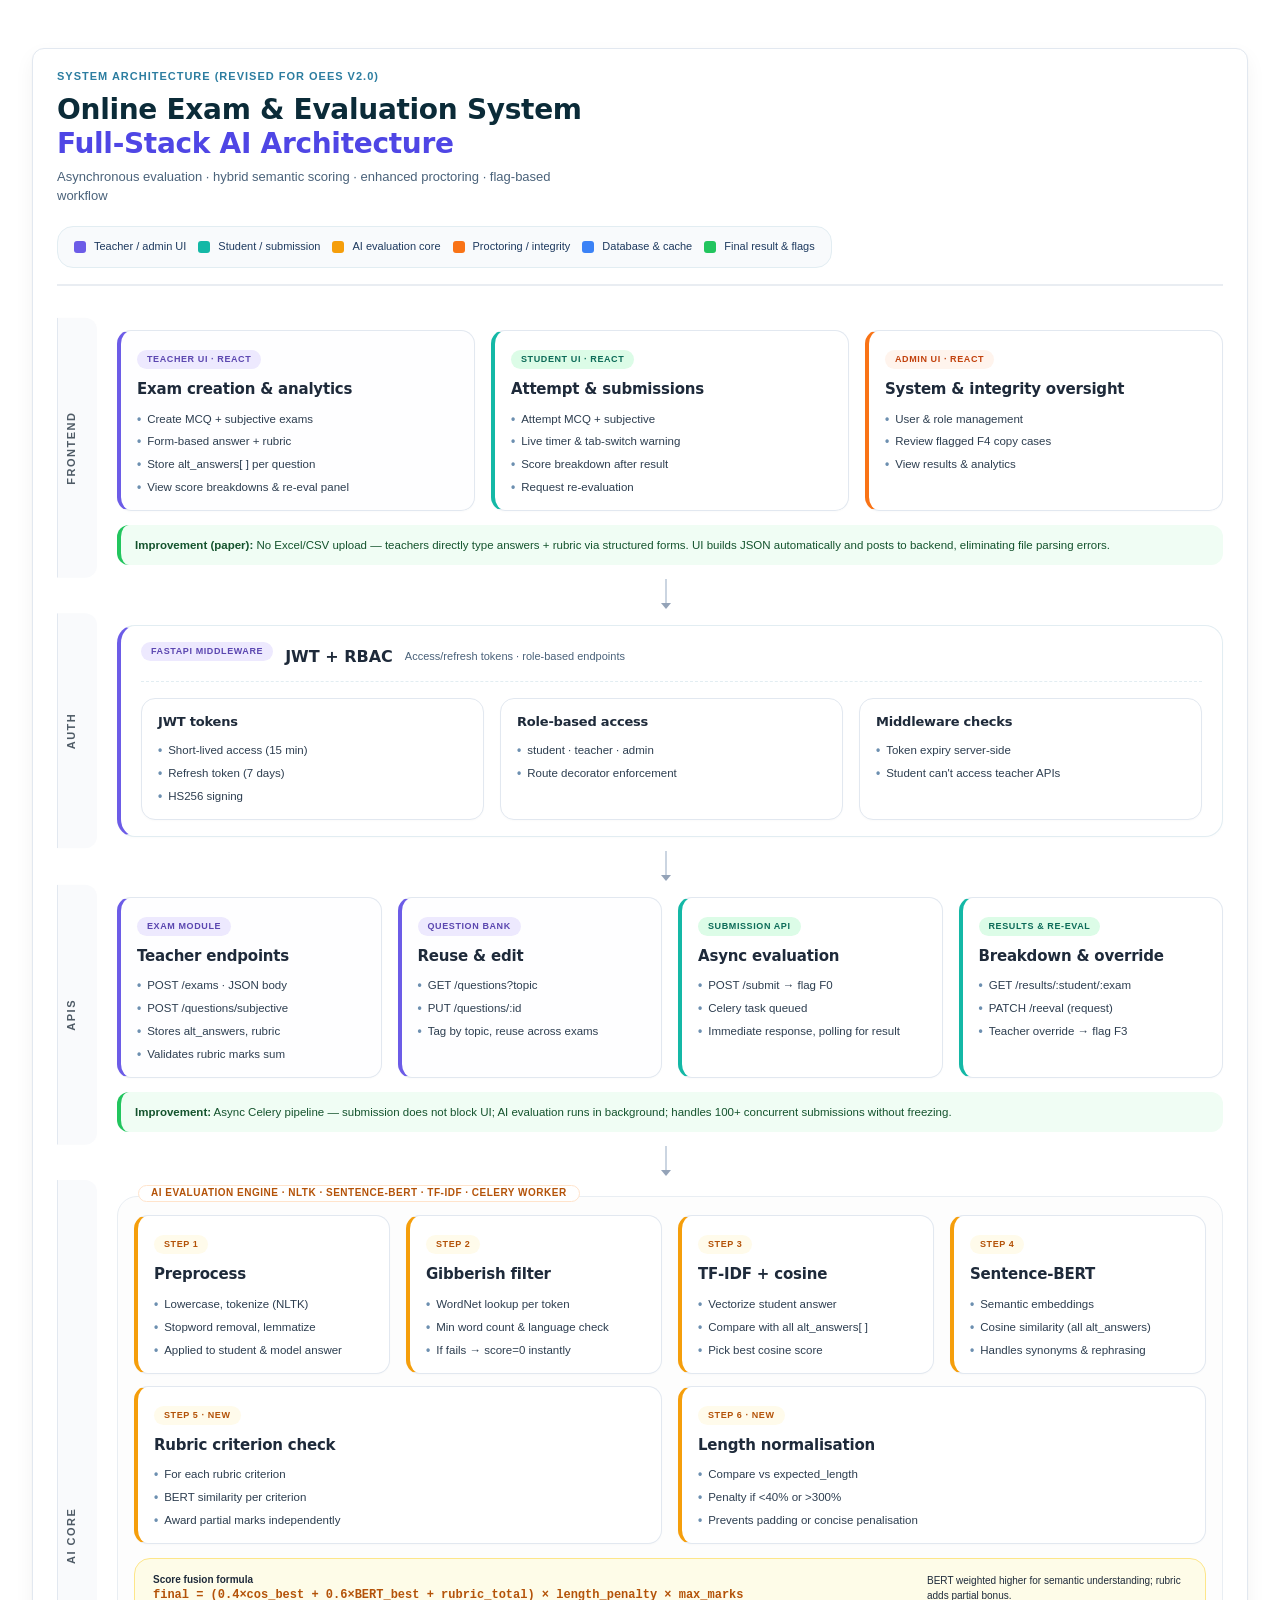
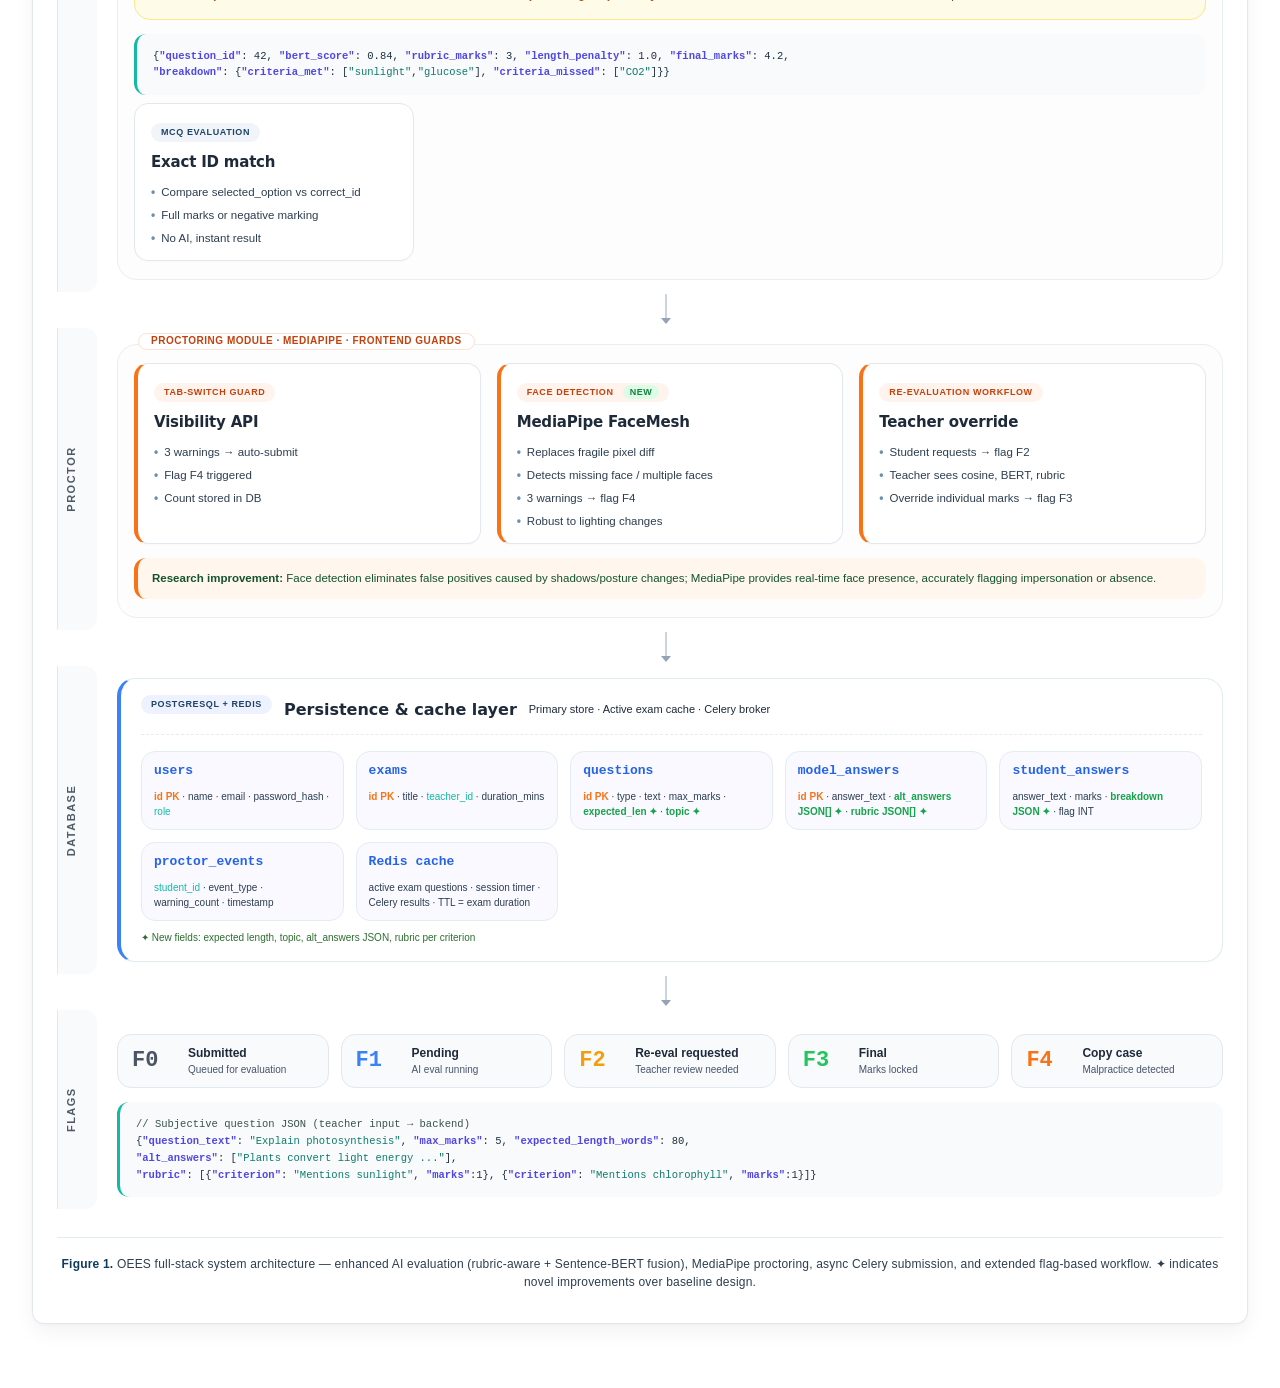
<file: frontend/new.html>
<!DOCTYPE html>
<html lang="en">
<head>
  <meta charset="UTF-8">
  <meta name="viewport" content="width=device-width, initial-scale=1.0, user-scalable=yes">
  <title>OEES — Research Paper Architecture Diagram</title>
  <!-- Clean, print‑ready styles for high‑resolution screenshots (light theme, improved contrast, academic figure quality) -->
  <style>
    /* ---------- RESET & GLOBAL (PAPER MODE) ---------- */
    * {
      margin: 0;
      padding: 0;
      box-sizing: border-box;
    }

    body {
      background: #ffffff;          /* white background for paper/PDF screenshots */
      font-family: 'Segoe UI', 'Roboto', 'Inter', 'Helvetica Neue', sans-serif;
      color: #1e2a3a;
      line-height: 1.45;
      padding: 48px 32px 64px;
    }

    /* main figure container – similar to a journal figure width */
    .paper-figure {
      max-width: 1300px;
      margin: 0 auto;
      background: #ffffff;
      border-radius: 12px;
      box-shadow: 0 8px 20px rgba(0,0,0,0.05), 0 1px 2px rgba(0,0,0,0.03);
      padding: 20px 24px 32px 24px;
      border: 1px solid #e2e8f0;
    }

    /* caption & metadata style */
    .fig-caption {
      margin-top: 28px;
      text-align: center;
      font-size: 12px;
      color: #2c3e50;
      border-top: 1px solid #e2edf2;
      padding-top: 18px;
      font-weight: 500;
      letter-spacing: 0.2px;
    }
    .fig-caption strong {
      font-weight: 700;
      color: #0f3b5c;
    }

    /* typography */
    h1, h2, .title, .node-title, .node-wide-title {
      font-family: 'Inter', 'Segoe UI', system-ui, sans-serif;
      font-weight: 700;
    }

    /* HEADER area */
    .header {
      display: flex;
      justify-content: space-between;
      align-items: flex-start;
      flex-wrap: wrap;
      gap: 20px;
      margin-bottom: 32px;
      padding-bottom: 16px;
      border-bottom: 2px solid #e9edf2;
    }
    .sys-label {
      font-size: 11px;
      font-weight: 600;
      letter-spacing: 1px;
      color: #2c7da0;
      text-transform: uppercase;
      margin-bottom: 8px;
    }
    .title {
      font-size: 28px;
      font-weight: 800;
      color: #0b2b38;
      line-height: 1.2;
      letter-spacing: -0.3px;
    }
    .title span {
      color: #4f46e5;
    }
    .subtitle {
      font-size: 13px;
      color: #4a627a;
      margin-top: 8px;
      max-width: 520px;
    }
    .legend {
      display: flex;
      flex-wrap: wrap;
      gap: 12px;
      background: #f8fafc;
      padding: 12px 16px;
      border-radius: 16px;
      border: 1px solid #e2edf2;
    }
    .legend-item {
      display: flex;
      align-items: center;
      gap: 8px;
      font-size: 11px;
      font-weight: 500;
      color: #1e3a5f;
    }
    .legend-dot {
      width: 12px;
      height: 12px;
      border-radius: 3px;
    }

    /* LAYER STRUCTURE (left label + content) */
    .layer {
      display: flex;
      gap: 0;
      margin: 8px 0 0 0;
    }
    .layer-label {
      writing-mode: vertical-rl;
      text-orientation: mixed;
      transform: rotate(180deg);
      font-size: 11px;
      font-weight: 700;
      letter-spacing: 1.5px;
      text-transform: uppercase;
      color: #4f5b66;
      background: #f9fafc;
      padding: 20px 6px;
      width: 40px;
      flex-shrink: 0;
      text-align: center;
      border-right: 1px solid #e2e8f0;
      border-radius: 12px 0 0 12px;
    }
    .layer-body {
      flex: 1;
      padding: 12px 0 12px 20px;
    }

    /* connectors / arrows between layers (light, crisp) */
    .wide-connector {
      margin-left: 52px;
      display: flex;
      flex-direction: column;
      align-items: center;
      padding: 2px 0;
    }
    .wide-connector-line {
      width: 1.5px;
      height: 24px;
      background: #cbd5e1;
      position: relative;
    }
    .wide-connector-line::after {
      content: '';
      position: absolute;
      bottom: -6px;
      left: 50%;
      transform: translateX(-50%);
      width: 0;
      height: 0;
      border-left: 5px solid transparent;
      border-right: 5px solid transparent;
      border-top: 6px solid #94a3b8;
    }

    /* NODE GRIDS */
    .node-grid {
      display: grid;
      gap: 16px;
    }
    .grid-3 { grid-template-columns: repeat(3, 1fr); }
    .grid-4 { grid-template-columns: repeat(4, 1fr); }
    .grid-2 { grid-template-columns: repeat(2, 1fr); }

    /* BASE NODE STYLES (light, clean borders, minimal shadows) */
    .node {
      background: #ffffff;
      border: 1px solid #e2e8f0;
      border-radius: 14px;
      padding: 14px 16px;
      transition: border 0.1s ease;
      box-shadow: 0 1px 2px rgba(0,0,0,0.02);
    }
    .node-tag {
      font-size: 9px;
      font-weight: 700;
      letter-spacing: 0.6px;
      text-transform: uppercase;
      background: #f1f5f9;
      display: inline-block;
      padding: 3px 10px;
      border-radius: 20px;
      margin-bottom: 10px;
      color: #1e4468;
    }
    .node-title {
      font-size: 15px;
      font-weight: 700;
      margin-bottom: 10px;
      letter-spacing: -0.2px;
    }
    .node-items {
      list-style: none;
      display: flex;
      flex-direction: column;
      gap: 6px;
    }
    .node-items li {
      font-size: 11.5px;
      color: #2d3e50;
      display: flex;
      align-items: baseline;
      gap: 6px;
      line-height: 1.4;
    }
    .node-items li::before {
      content: "•";
      color: #6c8fb0;
      font-weight: 700;
      font-size: 12px;
    }

    /* COLOR ACCENTS (muted but distinctive for print + screenshot) */
    .purple { border-left: 4px solid #6c5ce7; background: #fefeff; }
    .purple .node-tag { background: #ede9fe; color: #5b47b0; }
    .teal { border-left: 4px solid #14b8a6; }
    .teal .node-tag { background: #dcfce7; color: #0c6b58; }
    .amber { border-left: 4px solid #f59e0b; }
    .amber .node-tag { background: #fffbeb; color: #b45309; }
    .coral { border-left: 4px solid #f97316; }
    .coral .node-tag { background: #fff4ed; color: #c2410c; }
    .blue { border-left: 4px solid #3b82f6; }
    .blue .node-tag { background: #eef2ff; color: #1e40af; }
    .green { border-left: 4px solid #22c55e; }

    /* WIDE NODE (auth, db container) */
    .node-wide {
      background: #ffffff;
      border: 1px solid #e2edf2;
      border-radius: 18px;
      padding: 16px 20px;
      box-shadow: 0 1px 3px rgba(0,0,0,0.02);
    }
    .node-wide-header {
      display: flex;
      align-items: center;
      flex-wrap: wrap;
      gap: 12px;
      margin-bottom: 16px;
      border-bottom: 1px dashed #e2edf2;
      padding-bottom: 10px;
    }
    .node-wide-title {
      font-size: 16px;
      font-weight: 800;
    }

    /* AI + Proctor containers (light glass) */
    .ai-container, .proctor-container {
      border: 1px solid #e9eef3;
      background: #fdfdfd;
      border-radius: 20px;
      padding: 18px 16px;
      position: relative;
      margin-top: 4px;
    }
    .ai-container-label, .proctor-container-label {
      position: absolute;
      top: -12px;
      left: 20px;
      background: white;
      padding: 0 12px;
      font-size: 10px;
      font-weight: 700;
      letter-spacing: 0.5px;
      color: #b45309;
      text-transform: uppercase;
      border: 1px solid #ffe4cc;
      border-radius: 40px;
    }
    .proctor-container-label {
      color: #c2410c;
      border-color: #ffe0d0;
    }

    /* fusion box */
    .fusion-box {
      background: #fefce8;
      border: 1px solid #fde68a;
      border-radius: 16px;
      padding: 14px 18px;
      display: flex;
      flex-wrap: wrap;
      justify-content: space-between;
      align-items: center;
      margin: 14px 0;
    }
    .fusion-formula {
      font-family: 'SF Mono', 'JetBrains Mono', monospace;
      font-size: 12px;
      font-weight: 600;
      color: #b45309;
    }

    /* json-block */
    .json-block {
      background: #f8fafc;
      border-left: 3px solid #14b8a6;
      border-radius: 12px;
      padding: 14px 16px;
      font-family: 'SF Mono', 'JetBrains Mono', monospace;
      font-size: 10.5px;
      line-height: 1.6;
      overflow-x: auto;
      color: #1e2f3e;
    }
    .json-key { color: #4f46e5; font-weight: 600; }
    .json-str { color: #0f7b6e; }
    .json-num { color: #e67e22; }
    .json-arr { color: #c2410c; }

    /* database chips */
    .db-grid {
      display: grid;
      grid-template-columns: repeat(auto-fill, minmax(170px, 1fr));
      gap: 12px;
      margin-top: 6px;
    }
    .db-chip {
      background: #f9f9ff;
      border: 1px solid #e2edf2;
      border-radius: 14px;
      padding: 10px 12px;
    }
    .db-chip-name {
      font-weight: 800;
      font-size: 13px;
      color: #2563eb;
      margin-bottom: 8px;
      font-family: monospace;
    }
    .db-chip-fields {
      font-size: 10px;
      color: #2c3e50;
      line-height: 1.5;
    }
    .pk { color: #f97316; font-weight: 600; }
    .fk { color: #14b8a6; font-weight: 500; }
    .new { color: #16a34a; font-weight: 600; }

    /* flag strip */
    .flag-strip {
      display: flex;
      flex-wrap: wrap;
      gap: 12px;
      margin: 12px 0 8px;
    }
    .flag-pill {
      background: #f8fafc;
      border: 1px solid #e2e8f0;
      border-radius: 14px;
      padding: 10px 14px;
      flex: 1 1 160px;
      display: flex;
      align-items: center;
      gap: 12px;
    }
    .flag-num {
      font-size: 22px;
      font-weight: 800;
      font-family: monospace;
      min-width: 44px;
    }
    .flag-name {
      font-weight: 700;
      font-size: 12px;
    }
    .flag-desc {
      font-size: 10px;
      color: #475569;
    }

    /* improvement callout */
    .improvement {
      background: #f0fdf4;
      border-left: 4px solid #22c55e;
      border-radius: 12px;
      padding: 12px 14px;
      font-size: 11.5px;
      margin-top: 14px;
      color: #14532d;
    }
    .badge-new {
      background: #dcfce7;
      font-size: 9px;
      padding: 2px 7px;
      border-radius: 40px;
      color: #15803d;
      font-weight: 700;
      margin-left: 6px;
    }

    /* responsive adjustments */
    @media (max-width: 860px) {
      .grid-3, .grid-4 { grid-template-columns: repeat(2, 1fr); }
      body { padding: 24px 16px; }
      .paper-figure { padding: 16px; }
    }
    @media (max-width: 640px) {
      .grid-3, .grid-4, .grid-2 { grid-template-columns: 1fr; }
      .layer-label { width: 32px; font-size: 9px; }
    }

    /* small extra */
    .divider {
      height: 1px;
      background: #e9edf2;
      margin: 12px 0;
    }
    .inner-grid {
      display: grid;
      gap: 12px;
      margin-top: 4px;
    }
    .inline-code {
      font-family: monospace;
      background: #f1f5f9;
      padding: 0 4px;
      border-radius: 6px;
    }
  </style>
</head>
<body>
<div class="paper-figure">
  <!-- HEADER – research figure style -->
  <div class="header">
    <div>
      <div class="sys-label">System Architecture (revised for OEES v2.0)</div>
      <h1 class="title">Online Exam &amp; Evaluation System<br><span>Full‑Stack AI Architecture</span></h1>
      <p class="subtitle">Asynchronous evaluation · hybrid semantic scoring · enhanced proctoring · flag-based workflow</p>
    </div>
    <div class="legend">
      <div class="legend-item"><div class="legend-dot" style="background:#6c5ce7;"></div> Teacher / admin UI</div>
      <div class="legend-item"><div class="legend-dot" style="background:#14b8a6;"></div> Student / submission</div>
      <div class="legend-item"><div class="legend-dot" style="background:#f59e0b;"></div> AI evaluation core</div>
      <div class="legend-item"><div class="legend-dot" style="background:#f97316;"></div> Proctoring / integrity</div>
      <div class="legend-item"><div class="legend-dot" style="background:#3b82f6;"></div> Database &amp; cache</div>
      <div class="legend-item"><div class="legend-dot" style="background:#22c55e;"></div> Final result &amp; flags</div>
    </div>
  </div>

  <!-- ═══════════════════ LAYER 1 – FRONTEND ═══════════════════ -->
  <div class="layer">
    <div class="layer-label">Frontend</div>
    <div class="layer-body">
      <div class="node-grid grid-3">
        <div class="node purple"><div class="node-tag">Teacher UI · React</div><div class="node-title">Exam creation &amp; analytics</div><ul class="node-items"><li>Create MCQ + subjective exams</li><li>Form‑based answer + rubric</li><li>Store alt_answers[ ] per question</li><li>View score breakdowns &amp; re‑eval panel</li></ul></div>
        <div class="node teal"><div class="node-tag">Student UI · React</div><div class="node-title">Attempt &amp; submissions</div><ul class="node-items"><li>Attempt MCQ + subjective</li><li>Live timer &amp; tab‑switch warning</li><li>Score breakdown after result</li><li>Request re‑evaluation</li></ul></div>
        <div class="node coral"><div class="node-tag">Admin UI · React</div><div class="node-title">System &amp; integrity oversight</div><ul class="node-items"><li>User &amp; role management</li><li>Review flagged F4 copy cases</li><li>View results &amp; analytics</li></ul></div>
      </div>
      <div class="improvement"><strong>Improvement (paper):</strong> No Excel/CSV upload — teachers directly type answers + rubric via structured forms. UI builds JSON automatically and posts to backend, eliminating file parsing errors.</div>
    </div>
  </div>
  <div class="wide-connector"><div class="wide-connector-line"></div></div>

  <!-- ═══════════════════ LAYER 2 – AUTH ═══════════════════ -->
  <div class="layer">
    <div class="layer-label">Auth</div>
    <div class="layer-body">
      <div class="node-wide" style="border-left: 4px solid #6c5ce7;">
        <div class="node-wide-header"><div class="node-tag" style="background:#ede9fe;color:#5b47b0;">FastAPI Middleware</div><div class="node-wide-title">JWT + RBAC</div><div style="font-size:11px;color:#4a627a;">Access/refresh tokens · role‑based endpoints</div></div>
        <div class="node-grid grid-3">
          <div class="node"><div class="node-title" style="font-size:13px;">JWT tokens</div><ul class="node-items"><li>Short-lived access (15 min)</li><li>Refresh token (7 days)</li><li>HS256 signing</li></ul></div>
          <div class="node"><div class="node-title" style="font-size:13px;">Role‑based access</div><ul class="node-items"><li>student · teacher · admin</li><li>Route decorator enforcement</li></ul></div>
          <div class="node"><div class="node-title" style="font-size:13px;">Middleware checks</div><ul class="node-items"><li>Token expiry server-side</li><li>Student can't access teacher APIs</li></ul></div>
        </div>
      </div>
    </div>
  </div>
  <div class="wide-connector"><div class="wide-connector-line"></div></div>

  <!-- ═══════════════════ LAYER 3 – BACKEND APIs ═══════════════════ -->
  <div class="layer">
    <div class="layer-label">APIs</div>
    <div class="layer-body">
      <div class="node-grid grid-4">
        <div class="node purple"><div class="node-tag">Exam module</div><div class="node-title">Teacher endpoints</div><ul class="node-items"><li>POST /exams · JSON body</li><li>POST /questions/subjective</li><li>Stores alt_answers, rubric</li><li>Validates rubric marks sum</li></ul></div>
        <div class="node purple"><div class="node-tag">Question bank</div><div class="node-title">Reuse &amp; edit</div><ul class="node-items"><li>GET /questions?topic</li><li>PUT /questions/:id</li><li>Tag by topic, reuse across exams</li></ul></div>
        <div class="node teal"><div class="node-tag">Submission API</div><div class="node-title">Async evaluation</div><ul class="node-items"><li>POST /submit → flag F0</li><li>Celery task queued</li><li>Immediate response, polling for result</li></ul></div>
        <div class="node teal"><div class="node-tag">Results &amp; re‑eval</div><div class="node-title">Breakdown &amp; override</div><ul class="node-items"><li>GET /results/:student/:exam</li><li>PATCH /reeval (request)</li><li>Teacher override → flag F3</li></ul></div>
      </div>
      <div class="improvement"><strong>Improvement:</strong> Async Celery pipeline — submission does not block UI; AI evaluation runs in background; handles 100+ concurrent submissions without freezing.</div>
    </div>
  </div>
  <div class="wide-connector"><div class="wide-connector-line"></div></div>

  <!-- ═══════════════════ LAYER 4 – AI EVALUATION ENGINE ═══════════════════ -->
  <div class="layer">
    <div class="layer-label">AI Core</div>
    <div class="layer-body">
      <div class="ai-container">
        <div class="ai-container-label">AI Evaluation Engine · NLTK · Sentence‑BERT · TF‑IDF · Celery worker</div>
        <div class="node-grid grid-4" style="margin-bottom:12px">
          <div class="node amber"><div class="node-tag">Step 1</div><div class="node-title">Preprocess</div><ul class="node-items"><li>Lowercase, tokenize (NLTK)</li><li>Stopword removal, lemmatize</li><li>Applied to student &amp; model answer</li></ul></div>
          <div class="node amber"><div class="node-tag">Step 2</div><div class="node-title">Gibberish filter</div><ul class="node-items"><li>WordNet lookup per token</li><li>Min word count &amp; language check</li><li>If fails → score=0 instantly</li></ul></div>
          <div class="node amber"><div class="node-tag">Step 3</div><div class="node-title">TF‑IDF + cosine</div><ul class="node-items"><li>Vectorize student answer</li><li>Compare with all alt_answers[ ]</li><li>Pick best cosine score</li></ul></div>
          <div class="node amber"><div class="node-tag">Step 4</div><div class="node-title">Sentence‑BERT</div><ul class="node-items"><li>Semantic embeddings</li><li>Cosine similarity (all alt_answers)</li><li>Handles synonyms &amp; rephrasing</li></ul></div>
        </div>
        <div class="node-grid grid-2" style="margin-bottom:12px">
          <div class="node amber"><div class="node-tag">Step 5 · New</div><div class="node-title">Rubric criterion check</div><ul class="node-items"><li>For each rubric criterion</li><li>BERT similarity per criterion</li><li>Award partial marks independently</li></ul></div>
          <div class="node amber"><div class="node-tag">Step 6 · New</div><div class="node-title">Length normalisation</div><ul class="node-items"><li>Compare vs expected_length</li><li>Penalty if &lt;40% or &gt;300%</li><li>Prevents padding or concise penalisation</li></ul></div>
        </div>
        <div class="fusion-box">
          <div><div style="font-size:10px; font-weight:700;">Score fusion formula</div><div class="fusion-formula">final = (0.4×cos_best + 0.6×BERT_best + rubric_total) × length_penalty × max_marks</div></div>
          <div class="fusion-note" style="font-size:10px; max-width:260px;">BERT weighted higher for semantic understanding; rubric adds partial bonus.</div>
        </div>
        <div class="json-block" style="margin-bottom:8px">
          {<span class="json-key">"question_id"</span>: 42, <span class="json-key">"bert_score"</span>: 0.84, <span class="json-key">"rubric_marks"</span>: 3, <span class="json-key">"length_penalty"</span>: 1.0, <span class="json-key">"final_marks"</span>: 4.2,<br>
          <span class="json-key">"breakdown"</span>: {<span class="json-key">"criteria_met"</span>: [<span class="json-str">"sunlight"</span>,<span class="json-str">"glucose"</span>], <span class="json-key">"criteria_missed"</span>: [<span class="json-str">"CO2"</span>]}}
        </div>
        <div class="node" style="max-width:280px"><div class="node-tag">MCQ evaluation</div><div class="node-title">Exact ID match</div><ul class="node-items"><li>Compare selected_option vs correct_id</li><li>Full marks or negative marking</li><li>No AI, instant result</li></ul></div>
      </div>
    </div>
  </div>
  <div class="wide-connector"><div class="wide-connector-line"></div></div>

  <!-- ═══════════════════ LAYER 5 – PROCTORING ═══════════════════ -->
  <div class="layer">
    <div class="layer-label">Proctor</div>
    <div class="layer-body">
      <div class="proctor-container">
        <div class="proctor-container-label">Proctoring module · MediaPipe · Frontend Guards</div>
        <div class="node-grid grid-3">
          <div class="node coral"><div class="node-tag">Tab-switch guard</div><div class="node-title">Visibility API</div><ul class="node-items"><li>3 warnings → auto-submit</li><li>Flag F4 triggered</li><li>Count stored in DB</li></ul></div>
          <div class="node coral"><div class="node-tag">Face detection <span class="badge-new">new</span></div><div class="node-title">MediaPipe FaceMesh</div><ul class="node-items"><li>Replaces fragile pixel diff</li><li>Detects missing face / multiple faces</li><li>3 warnings → flag F4</li><li>Robust to lighting changes</li></ul></div>
          <div class="node coral"><div class="node-tag">Re‑evaluation workflow</div><div class="node-title">Teacher override</div><ul class="node-items"><li>Student requests → flag F2</li><li>Teacher sees cosine, BERT, rubric</li><li>Override individual marks → flag F3</li></ul></div>
        </div>
        <div class="improvement" style="border-left-color:#f97316; background:#fff7ed;"><strong>Research improvement:</strong> Face detection eliminates false positives caused by shadows/posture changes; MediaPipe provides real‑time face presence, accurately flagging impersonation or absence.</div>
      </div>
    </div>
  </div>
  <div class="wide-connector"><div class="wide-connector-line"></div></div>

  <!-- ═══════════════════ LAYER 6 – DATABASE ═══════════════════ -->
  <div class="layer">
    <div class="layer-label">Database</div>
    <div class="layer-body">
      <div class="node-wide" style="border-left: 4px solid #3b82f6;">
        <div class="node-wide-header"><div class="node-tag" style="background:#eef2ff;">PostgreSQL + Redis</div><div class="node-wide-title">Persistence &amp; cache layer</div><div style="font-size:11px;">Primary store · Active exam cache · Celery broker</div></div>
        <div class="db-grid">
          <div class="db-chip"><div class="db-chip-name">users</div><div class="db-chip-fields"><span class="pk">id PK</span> · name · email · password_hash · <span class="fk">role</span></div></div>
          <div class="db-chip"><div class="db-chip-name">exams</div><div class="db-chip-fields"><span class="pk">id PK</span> · title · <span class="fk">teacher_id</span> · duration_mins</div></div>
          <div class="db-chip"><div class="db-chip-name">questions</div><div class="db-chip-fields"><span class="pk">id PK</span> · type · text · max_marks · <span class="new">expected_len ✦</span> · <span class="new">topic ✦</span></div></div>
          <div class="db-chip"><div class="db-chip-name">model_answers</div><div class="db-chip-fields"><span class="pk">id PK</span> · answer_text · <span class="new">alt_answers JSON[] ✦</span> · <span class="new">rubric JSON[] ✦</span></div></div>
          <div class="db-chip"><div class="db-chip-name">student_answers</div><div class="db-chip-fields">answer_text · marks · <span class="new">breakdown JSON ✦</span> · flag INT</div></div>
          <div class="db-chip"><div class="db-chip-name">proctor_events</div><div class="db-chip-fields"><span class="fk">student_id</span> · event_type · warning_count · timestamp</div></div>
          <div class="db-chip"><div class="db-chip-name">Redis cache</div><div class="db-chip-fields">active exam questions · session timer · Celery results · TTL = exam duration</div></div>
        </div>
        <div style="margin-top:10px; font-size:10px; color:#2c6e2f;">✦ New fields: expected length, topic, alt_answers JSON, rubric per criterion</div>
      </div>
    </div>
  </div>
  <div class="wide-connector"><div class="wide-connector-line"></div></div>

  <!-- ═══════════════════ LAYER 7 – FLAG SYSTEM ═══════════════════ -->
  <div class="layer">
    <div class="layer-label">Flags</div>
    <div class="layer-body">
      <div class="flag-strip">
        <div class="flag-pill"><div class="flag-num" style="color:#4b5563;">F0</div><div><div class="flag-name">Submitted</div><div class="flag-desc">Queued for evaluation</div></div></div>
        <div class="flag-pill"><div class="flag-num" style="color:#3b82f6;">F1</div><div><div class="flag-name">Pending</div><div class="flag-desc">AI eval running</div></div></div>
        <div class="flag-pill"><div class="flag-num" style="color:#f59e0b;">F2</div><div><div class="flag-name">Re‑eval requested</div><div class="flag-desc">Teacher review needed</div></div></div>
        <div class="flag-pill"><div class="flag-num" style="color:#22c55e;">F3</div><div><div class="flag-name">Final</div><div class="flag-desc">Marks locked</div></div></div>
        <div class="flag-pill"><div class="flag-num" style="color:#f97316;">F4</div><div><div class="flag-name">Copy case</div><div class="flag-desc">Malpractice detected</div></div></div>
      </div>
      <div class="json-block" style="margin-top:14px">
        <span style="color:#3b524b;">// Subjective question JSON (teacher input → backend)</span><br>
        {<span class="json-key">"question_text"</span>: <span class="json-str">"Explain photosynthesis"</span>, <span class="json-key">"max_marks"</span>: 5, <span class="json-key">"expected_length_words"</span>: 80,<br>
        <span class="json-key">"alt_answers"</span>: [<span class="json-str">"Plants convert light energy ..."</span>],<br>
        <span class="json-key">"rubric"</span>: [{<span class="json-key">"criterion"</span>: <span class="json-str">"Mentions sunlight"</span>, <span class="json-key">"marks"</span>:1}, {<span class="json-key">"criterion"</span>: <span class="json-str">"Mentions chlorophyll"</span>, <span class="json-key">"marks"</span>:1}]}
      </div>
    </div>
  </div>

  <!-- FIGURE CAPTION (research paper style) -->
  <div class="fig-caption">
    <strong>Figure 1.</strong> OEES full‑stack system architecture — enhanced AI evaluation (rubric‑aware + Sentence‑BERT fusion), MediaPipe proctoring, async Celery submission, and extended flag‑based workflow. ✦ indicates novel improvements over baseline design.
  </div>
</div>
</body>
</html>
</file>
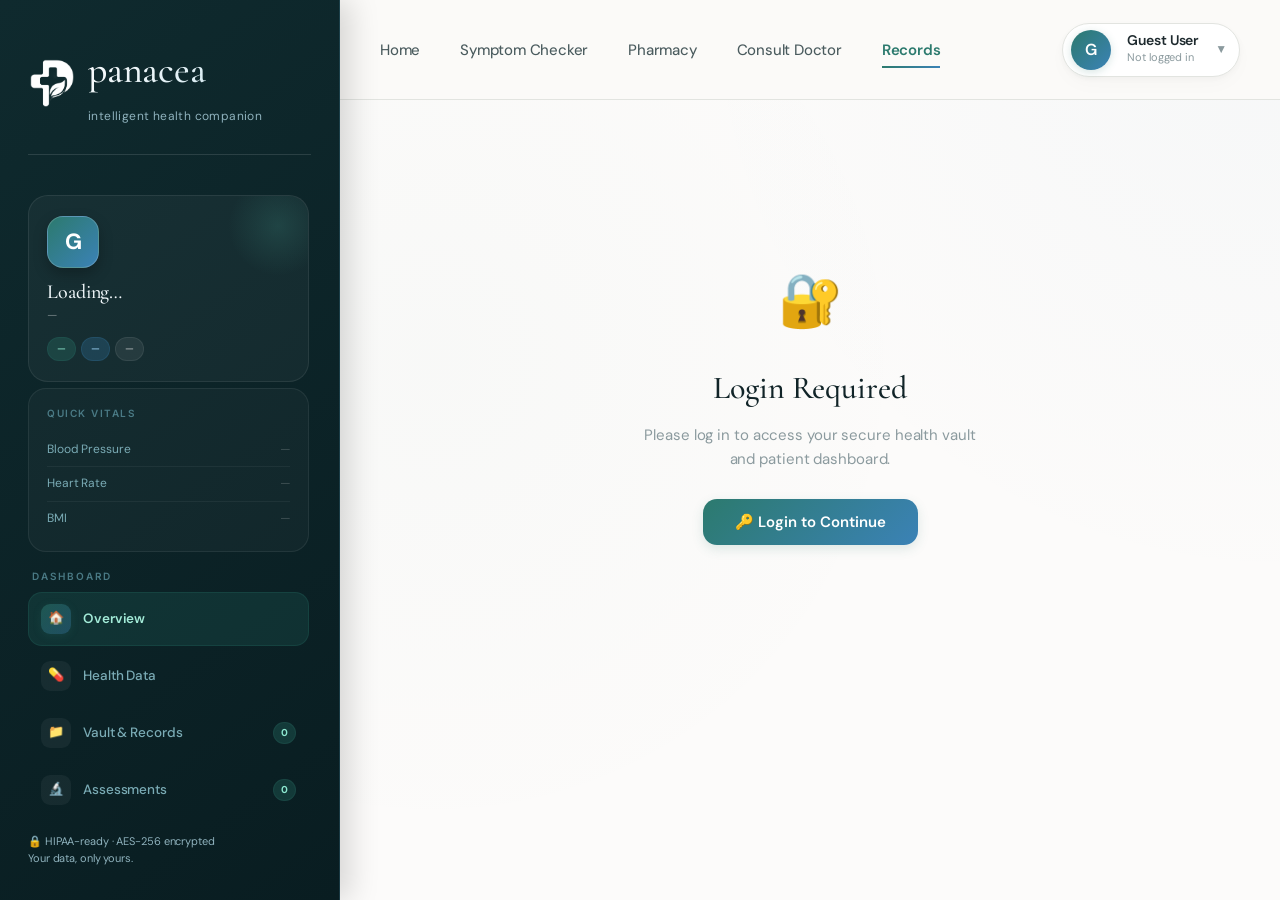
<file: frontend/patient-dashboard.html>
<!DOCTYPE html>
<html lang="en">
<head>
<meta charset="UTF-8">
<meta name="viewport" content="width=device-width, initial-scale=1.0, user-scalable=yes">
<title>Panacea — Health Records & Vault</title>
<link rel="preconnect" href="https://fonts.googleapis.com">
<link href="https://fonts.googleapis.com/css2?family=Inter:opsz,wght@14..32,300;14..32,400;14..32,500;14..32,600;14..32,700&family=Cormorant+Garamond:ital,wght@0,400;0,500;1,400&family=DM+Sans:opsz,wght@9..40,300;9..40,400;9..40,500;9..40,600;9..40,700&display=swap" rel="stylesheet">
<link rel="stylesheet" href="style.css">
<style>

/* ═══════════════════════════════════════════════
   PAGE BASE & ATMOSPHERE
═══════════════════════════════════════════════ */
body {
  background: #fcfbfa;
  color: var(--text-primary);
  font-family: 'DM Sans', sans-serif;
  line-height: 1.6;
  overflow-x: hidden;
  letter-spacing: -0.1px;
}

/* Smooth Scrolling */
html {
  scroll-behavior: smooth;
}

/* ═══════════════════════════════════════════════
   LAYOUT SHELL
═══════════════════════════════════════════════ */
.page-shell {
  padding-top: var(--nav-height);
  min-height: 100vh;
  background: radial-gradient(circle at top right, rgba(59,130,182,0.03), transparent 600px),
              radial-gradient(circle at 10% 40%, rgba(44,122,110,0.02), transparent 500px);
}

.page-inner {
  display: block;
  max-width: 1200px;
  margin: 0 auto;
  padding: 0 48px 80px;
}

/* ═══════════════════════════════════════════════
   LEFT RAIL — IDENTITY & NAV
═══════════════════════════════════════════════ */
.left-rail {
  position: sticky;
  top: calc(var(--nav-height) + 32px);
  padding: 32px 24px 32px 0;
}

/* Premium Identity Card */
.id-card {
  background: linear-gradient(145deg, #0a1b1e 0%, #162e33 60%, #112629 100%);
  border-radius: 24px;
  padding: 28px 24px;
  position: relative;
  overflow: hidden;
  margin-bottom: 20px;
  box-shadow: 0 12px 30px -5px rgba(10,27,30,0.25), 
              0 4px 12px -2px rgba(10,27,30,0.15),
              inset 0 1px 0px rgba(255,255,255,0.15);
}

.id-card::before {
  content: '';
  position: absolute;
  top: -30px; right: -30px;
  width: 140px; height: 140px;
  border-radius: 50%;
  background: radial-gradient(circle, rgba(77,171,155,0.25) 0%, transparent 75%);
  pointer-events: none;
}

.id-avatar {
  width: 60px; height: 60px;
  border-radius: 18px;
  background: linear-gradient(135deg, #2c7a6e, #4392ca);
  display: flex; align-items: center; justify-content: center;
  font-size: 24px; font-weight: 700; color: #fff;
  border: 1px solid rgba(255,255,255,0.25);
  margin-bottom: 16px;
  position: relative; z-index: 1;
  box-shadow: 0 8px 16px rgba(0,0,0,0.2);
}

.id-name {
  font-family: 'Cormorant Garamond', serif;
  font-size: 24px; font-weight: 500;
  color: #fff; letter-spacing: -0.2px;
  margin-bottom: 2px;
  position: relative; z-index: 1;
  line-height: 1.2;
}

.id-email {
  font-size: 13px; color: rgba(255,255,255,0.45);
  margin-bottom: 18px;
  position: relative; z-index: 1;
  overflow: hidden; text-overflow: ellipsis; white-space: nowrap;
}

.id-chips {
  display: flex; flex-wrap: wrap; gap: 6px;
  position: relative; z-index: 1;
}

.id-chip {
  font-size: 11px; padding: 4px 10px;
  border-radius: 30px; font-weight: 500;
  background: rgba(255,255,255,0.08);
  color: rgba(255,255,255,0.8);
  border: 1px solid rgba(255,255,255,0.08);
  backdrop-filter: blur(4px);
}
.id-chip.teal { background: rgba(44,122,110,0.35); color: #a3ebd8; border-color: rgba(44,122,110,0.2); }
.id-chip.blue { background: rgba(59,130,182,0.25); color: #bae6fd; border-color: rgba(59,130,182,0.2); }

/* Quick Vitals Panel */
.mini-vitals {
  background: #ffffff;
  border: 1px solid rgba(232,228,223,0.7);
  border-radius: 20px;
  padding: 20px 22px;
  margin-bottom: 20px;
  box-shadow: 0 4px 16px -2px rgba(14,26,30,0.02);
}

.mini-vitals-title {
  font-size: 11px; text-transform: uppercase; letter-spacing: 1.5px;
  color: var(--text-tertiary); margin-bottom: 14px; font-family: 'Inter', sans-serif;
  font-weight: 600;
}

.vital-row {
  display: flex; justify-content: space-between; align-items: center;
  padding: 8px 0;
  border-bottom: 1px solid #f5f3f0;
}
.vital-row:last-child { border-bottom: none; }

.vital-label { font-size: 13px; color: var(--text-secondary); }
.vital-val {
  font-size: 13px; font-weight: 600;
  background: linear-gradient(135deg, var(--accent-teal), var(--accent-blue));
  -webkit-background-clip: text; -webkit-text-fill-color: transparent;
}
.vital-empty { font-size: 13px; color: var(--text-tertiary); font-style: italic; }

/* Rail Navigation Item Styling */
.rail-nav {
  background: #ffffff;
  border: 1px solid rgba(232,228,223,0.7);
  border-radius: 20px;
  padding: 8px;
  margin-bottom: 20px;
  box-shadow: 0 4px 16px -2px rgba(14,26,30,0.02);
}

.rail-nav-item {
  display: flex; align-items: center; gap: 14px;
  padding: 12px 14px;
  border-radius: 14px;
  cursor: pointer;
  transition: all 0.2s cubic-bezier(0.4, 0, 0.2, 1);
  font-size: 14px; font-weight: 500;
  color: var(--text-secondary);
}

.rail-nav-item:hover {
  background: #f7f5f2;
  color: var(--text-primary);
}

.rail-nav-item.active {
  background: linear-gradient(135deg, rgba(44,122,110,0.08), rgba(59,130,182,0.05));
  color: var(--accent-teal);
  font-weight: 600;
}

.rail-nav-item .rni-icon {
  width: 30px; height: 30px; border-radius: 10px;
  display: flex; align-items: center; justify-content: center;
  font-size: 14px;
  background: #f7f5f2;
  transition: all 0.2s;
  flex-shrink: 0;
}

.rail-nav-item.active .rni-icon {
  background: linear-gradient(135deg, var(--accent-teal), var(--accent-blue));
  color: #fff;
  box-shadow: 0 4px 10px rgba(44,122,110,0.2);
}

.rail-nav-item .rni-badge {
  margin-left: auto;
  background: linear-gradient(135deg, var(--accent-teal), var(--accent-blue));
  color: #fff;
  font-size: 10px; font-weight: 700;
  padding: 2px 8px; border-radius: 20px;
  min-width: 18px; text-align: center;
}

/* Security Status Badge */
.enc-badge {
  background: linear-gradient(135deg, rgba(34,197,94,0.04), rgba(44,122,110,0.03));
  border: 1px solid rgba(34,197,94,0.18);
  border-radius: 18px;
  padding: 14px 18px;
  display: flex; align-items: flex-start; gap: 12px;
}

.enc-icon {
  width: 26px; height: 26px; border-radius: 50%;
  background: rgba(34,197,94,0.1);
  display: flex; align-items: center; justify-content: center;
  font-size: 12px; flex-shrink: 0;
}

.enc-text { font-size: 12px; line-height: 1.5; color: #2e613f; }
.enc-text strong { font-weight: 600; display: block; margin-bottom: 2px; font-size: 13px; color: #1e462c; }

/* ═══════════════════════════════════════════════
   MAIN CONTENT AREA
═══════════════════════════════════════════════ */
.main-area {
  padding: 32px 0;
  min-width: 0;
}

/* Section Header Structure */
.section-header {
  display: flex; align-items: center; justify-content: space-between;
  margin-bottom: 28px;
  gap: 16px;
}

.section-title-group h2 {
  font-family: 'Cormorant Garamond', serif;
  font-size: 32px; font-weight: 500;
  color: #112428; letter-spacing: -0.4px;
  line-height: 1.2;
}

.section-title-group p {
  font-size: 14px; color: var(--text-tertiary); margin-top: 4px;
}

/* Premium Stat Dashboard Row */
.stat-strip {
  display: grid;
  grid-template-columns: repeat(4, 1fr);
  gap: 16px;
  margin-bottom: 32px;
}

.stat-tile {
  background: #ffffff;
  border-radius: 20px;
  padding: 24px 20px;
  border: 1px solid rgba(232,228,223,0.7);
  box-shadow: 0 4px 16px -4px rgba(14,26,30,0.03);
  transition: all 0.25s cubic-bezier(0.4, 0, 0.2, 1);
}

.stat-tile:hover {
  transform: translateY(-3px);
  box-shadow: 0 12px 24px -6px rgba(14,26,30,0.06);
  border-color: rgba(44,122,110,0.25);
}

.stat-tile-icon {
  font-size: 22px; margin-bottom: 10px;
}

.stat-tile-val {
  font-size: 28px; font-weight: 700; letter-spacing: -0.5px;
  background: linear-gradient(135deg, var(--accent-teal), var(--accent-blue));
  -webkit-background-clip: text; -webkit-text-fill-color: transparent;
  line-height: 1.1; margin-bottom: 6px;
  font-family: 'Inter', sans-serif;
}

.stat-tile-label {
  font-size: 11px; text-transform: uppercase; letter-spacing: 1px;
  color: var(--text-tertiary); font-weight: 500;
}

/* Tab Management Display Logic */
.tab-section { display: none; }
.tab-section.active { display: block; animation: fadeIn 0.35s ease; }

@keyframes fadeIn {
  from { opacity: 0; transform: translateY(6px); }
  to { opacity: 1; transform: translateY(0); }
}

/* Elegant "Milky Layered" Panels */
.panel {
  background: #ffffff;
  border-radius: 24px;
  border: 1px solid rgba(232,228,223,0.7);
  box-shadow: 0 4px 20px -4px rgba(14,26,30,0.02);
  overflow: hidden;
  margin-bottom: 24px;
}

.panel-head {
  padding: 22px 28px;
  border-bottom: 1px solid #f5f3f0;
  display: flex; align-items: center; justify-content: space-between;
  background: linear-gradient(180deg, #fafbfb 0%, #ffffff 100%);
}

.panel-head-left {
  display: flex; align-items: center; gap: 14px;
}

.panel-icon {
  width: 36px; height: 36px; border-radius: 10px;
  background: linear-gradient(135deg, rgba(44,122,110,0.08), rgba(59,130,182,0.06));
  display: flex; align-items: center; justify-content: center; font-size: 16px;
  color: var(--accent-teal);
}

.panel-title { font-size: 16px; font-weight: 600; color: var(--text-primary); letter-spacing: -0.1px; }
.panel-sub { font-size: 12px; color: var(--text-tertiary); margin-top: 2px; }

.panel-body { padding: 24px 28px; }

/* Grid Parameters */
.info-grid {
  display: grid;
  grid-template-columns: repeat(2, 1fr);
  gap: 20px;
}

.info-item label {
  font-size: 11px; text-transform: uppercase; letter-spacing: 1px;
  color: var(--text-tertiary); font-family: 'Inter', sans-serif;
  display: block; margin-bottom: 6px; font-weight: 600;
}

.info-value {
  font-size: 15px; font-weight: 500; color: var(--text-primary);
}

/* Metric Display Grids */
.metrics-grid {
  display: grid;
  grid-template-columns: repeat(3, 1fr);
  gap: 14px;
}

.metric-tile {
  background: #fcfbfa;
  border: 1px solid #eae7e2;
  border-radius: 16px;
  padding: 18px 16px;
  text-align: center;
  transition: border-color 0.2s;
}
.metric-tile:hover {
  border-color: rgba(44,122,110,0.2);
}

.metric-tile-val {
  font-size: 20px; font-weight: 700;
  background: linear-gradient(135deg, var(--accent-teal), var(--accent-blue));
  -webkit-background-clip: text; -webkit-text-fill-color: transparent;
  letter-spacing: -0.5px; line-height: 1.2;
  margin-bottom: 4px;
}

.metric-tile-label {
  font-size: 11px; color: var(--text-tertiary); text-transform: uppercase;
  letter-spacing: 0.8px; font-weight: 500;
}

/* Chip Architectural Design */
.chip-row { display: flex; flex-wrap: wrap; gap: 8px; }
.chip {
  padding: 6px 14px; border-radius: 30px; font-size: 13px; font-weight: 500;
  background: #f2efeb; color: var(--text-secondary);
  border: 1px solid #e3ded8;
}
.chip.red { background: rgba(239,68,68,0.06); color: #dc2626; border-color: rgba(239,68,68,0.15); }
.chip.amber { background: rgba(245,158,11,0.06); color: #d97706; border-color: rgba(245,158,11,0.15); }
.chip.green { background: rgba(34,197,94,0.06); color: #16a34a; border-color: rgba(34,197,94,0.15); }

/* Premium BMI Gauge Visualization */
.bmi-row {
  display: flex; align-items: center; gap: 32px; flex-wrap: wrap;
}

.bmi-number {
  font-size: 56px; font-weight: 700; letter-spacing: -2px;
  background: linear-gradient(135deg, var(--accent-teal), var(--accent-blue));
  -webkit-background-clip: text; -webkit-text-fill-color: transparent;
  line-height: 1;
}

.bmi-scale {
  flex: 1; min-width: 240px;
}

.bmi-bar-track {
  height: 8px; border-radius: 99px;
  background: linear-gradient(90deg, #60a5fa 0%, #4ade80 30%, #fbbf24 65%, #f87171 100%);
  position: relative; margin-bottom: 10px;
}

.bmi-marker {
  position: absolute; top: -5px;
  width: 18px; height: 18px; border-radius: 50%;
  background: #ffffff; border: 4px solid var(--accent-teal);
  transform: translateX(-50%);
  box-shadow: 0 3px 8px rgba(0,0,0,0.18);
  transition: left 0.7s cubic-bezier(0.25, 1, 0.5, 1);
}

.bmi-labels {
  display: flex; justify-content: space-between;
  font-size: 11px; color: var(--text-tertiary); font-family: 'Inter', sans-serif;
  font-weight: 500;
}

.bmi-status {
  font-size: 14px; font-weight: 600; margin-top: 6px; letter-spacing: -0.1px;
}

/* Vault Control Sub-Layer */
.vault-toolbar {
  display: flex; align-items: center; gap: 16px; flex-wrap: wrap;
  margin-bottom: 20px;
}

.vault-search-wrap { position: relative; flex: 1; min-width: 220px; }

.vault-search {
  width: 100%; box-sizing: border-box;
  background: #ffffff; border: 1px solid rgba(232,228,223,0.9);
  border-radius: 14px; padding: 11px 16px 11px 42px;
  font-size: 14px; font-family: inherit;
  color: var(--text-primary); outline: none;
  transition: all 0.2s;
  box-shadow: inset 0 1px 2px rgba(0,0,0,0.01);
}
.vault-search:focus {
  border-color: var(--accent-teal);
  box-shadow: 0 0 0 3px rgba(44,122,110,0.08);
}

.vault-search-icon {
  position: absolute; left: 15px; top: 50%; transform: translateY(-50%);
  color: var(--text-tertiary); font-size: 13px; pointer-events: none;
}

.filter-pills { display: flex; gap: 8px; flex-wrap: wrap; }

.filter-pill {
  padding: 9px 18px; border-radius: 30px; font-size: 13px; font-weight: 500;
  border: 1px solid rgba(232,228,223,0.9); background: #ffffff;
  color: var(--text-secondary); cursor: pointer; transition: all 0.2s;
  font-family: inherit;
}

.filter-pill:hover {
  border-color: var(--accent-teal);
  color: var(--accent-teal);
}

.filter-pill.active {
  background: linear-gradient(135deg, var(--accent-teal), var(--accent-blue));
  border-color: transparent; color: #ffffff;
  box-shadow: 0 4px 12px rgba(44,122,110,0.15);
}

/* Document & Vault Grid Framework */
.records-grid {
  display: grid;
  grid-template-columns: repeat(auto-fill, minmax(290px, 1fr));
  gap: 16px;
}

.record-card {
  background: #ffffff;
  border: 1px solid rgba(232,228,223,0.7);
  border-radius: 20px;
  padding: 22px;
  transition: all 0.25s cubic-bezier(0.4, 0, 0.2, 1);
  cursor: pointer;
  position: relative;
  overflow: hidden;
  box-shadow: 0 2px 8px rgba(14,26,30,0.01);
}

.record-card:hover {
  transform: translateY(-2px);
  box-shadow: 0 12px 26px -4px rgba(14,26,30,0.07);
  border-color: rgba(44,122,110,0.25);
}

.record-card::before {
  content: '';
  position: absolute;
  top: 0; left: 0;
  width: 4px; height: 100%;
  background: linear-gradient(180deg, var(--accent-teal), var(--accent-blue));
}

.record-card-top {
  display: flex; align-items: flex-start; justify-content: space-between;
  margin-bottom: 14px;
}

.record-type-badge {
  font-size: 10px; font-weight: 600; text-transform: uppercase;
  letter-spacing: 0.8px; padding: 4px 10px; border-radius: 30px;
  background: rgba(44,122,110,0.06); color: var(--accent-teal);
  border: 1px solid rgba(44,122,110,0.12);
}

.record-type-badge.lab { background: rgba(59,130,182,0.07); color: var(--accent-blue); border-color: rgba(59,130,182,0.12); }
.record-type-badge.imaging { background: rgba(139,92,246,0.07); color: #6d28d9; border-color: rgba(139,92,246,0.12); }
.record-type-badge.prescription { background: rgba(217,119,6,0.07); color: #b45309; border-color: rgba(217,119,6,0.12); }
.record-type-badge.vaccination { background: rgba(34,197,94,0.07); color: #166534; border-color: rgba(34,197,94,0.12); }
.record-type-badge.other { background: rgba(107,114,128,0.07); color: #4b5563; border-color: rgba(107,114,128,0.12); }

.record-card-title {
  font-size: 16px; font-weight: 600; color: var(--text-primary);
  margin-bottom: 6px; letter-spacing: -0.1px;
}

.record-card-meta {
  display: flex; flex-wrap: wrap; gap: 10px; margin-bottom: 12px;
}

.record-meta-item {
  font-size: 12px; color: var(--text-tertiary);
  display: flex; align-items: center; gap: 4px;
}

.record-card-desc {
  font-size: 13px; color: var(--text-secondary);
  line-height: 1.5;
  display: -webkit-box; -webkit-line-clamp: 2; -webkit-box-orient: vertical;
  overflow: hidden; margin-bottom: 14px;
}

.record-card-actions {
  display: flex; align-items: center; gap: 8px;
  padding-top: 14px;
  border-top: 1px solid #f5f3f0;
}

.rec-action-btn {
  padding: 6px 14px; border-radius: 10px; border: none;
  font-size: 12px; font-weight: 500; cursor: pointer;
  font-family: inherit; transition: all 0.2s;
}

.rec-action-btn.view { background: #f2efeb; color: var(--text-secondary); }
.rec-action-btn.view:hover { background: #e6e2dc; color: var(--text-primary); }
.rec-action-btn.delete { background: rgba(239,68,68,0.05); color: #dc2626; }
.rec-action-btn.delete:hover { background: rgba(239,68,68,0.12); }

.record-enc-dot {
  margin-left: auto;
  font-size: 12px; font-weight: 500; color: #16a34a;
  display: flex; align-items: center; gap: 4px;
}

/* Premium Dashboard States (Empty/Loader) */
.empty-state {
  text-align: center; padding: 48px 24px;
}

.empty-icon {
  font-size: 44px; margin-bottom: 14px; opacity: 0.7;
}

.empty-state h3 {
  font-size: 18px; font-weight: 600; color: var(--text-primary); margin-bottom: 6px;
}

.empty-state p {
  font-size: 14px; color: var(--text-tertiary); max-width: 320px; margin: 0 auto 18px;
}

/* Assessment Card Items */
.assessment-card {
  background: #ffffff;
  border: 1px solid rgba(232,228,223,0.7);
  border-radius: 20px;
  padding: 20px;
  margin-bottom: 14px;
  transition: all 0.22s;
}

.assessment-card:hover {
  box-shadow: 0 8px 22px -4px rgba(14,26,30,0.05);
  border-color: rgba(44,122,110,0.2);
}

.assessment-card-top {
  display: flex; align-items: center; justify-content: space-between;
  margin-bottom: 12px;
}

.assessment-disease {
  font-size: 16px; font-weight: 600; color: var(--text-primary);
  display: flex; align-items: center; gap: 8px; letter-spacing: -0.1px;
}

.conf-badge {
  font-size: 11px; font-weight: 600; padding: 4px 10px; border-radius: 30px;
}
.conf-badge.high { background: rgba(34,197,94,0.08); color: #15803d; }
.conf-badge.mid  { background: rgba(245,158,11,0.08); color: #b45309; }
.conf-badge.low  { background: rgba(239,68,68,0.08);  color: #b91c1c; }

.symptom-tags { display: flex; flex-wrap: wrap; gap: 6px; margin-bottom: 12px; }

.sym-tag {
  font-size: 11px; padding: 4px 10px;
  background: #f7f5f2; color: var(--text-secondary);
  border-radius: 30px; border: 1px solid #eae7e2;
}

.assessment-foot {
  font-size: 12px; color: var(--text-tertiary);
  display: flex; gap: 14px; align-items: center;
  border-top: 1px solid #f5f3f0; padding-top: 12px;
}

/* Dropzone Upload Framework */
.upload-zone {
  border: 2px dashed #cfcac3;
  border-radius: 20px;
  padding: 36px 24px;
  text-align: center;
  cursor: pointer;
  transition: all 0.2s ease;
  background: #faf9f7;
  margin-bottom: 24px;
}

.upload-zone:hover, .upload-zone.drag-over {
  border-color: var(--accent-teal);
  background: rgba(44,122,110,0.02);
}

.upload-zone-icon { font-size: 34px; margin-bottom: 12px; }
.upload-zone h4 { font-size: 15px; font-weight: 600; margin-bottom: 4px; color: var(--text-primary); }
.upload-zone p { font-size: 13px; color: var(--text-tertiary); margin-bottom: 12px; }

.upload-accepted {
  font-size: 11px; color: var(--text-secondary);
  background: #f0ede9; padding: 4px 12px; border-radius: 30px;
  display: inline-block; font-weight: 500;
}

/* Modals Core Control Architecture */
.form-group {
  margin-bottom: 16px;
}
.form-group label {
  font-size: 12px; font-weight: 600; text-transform: uppercase;
  letter-spacing: 0.8px; color: var(--text-tertiary); display: block;
  margin-bottom: 6px; font-family: 'Inter', sans-serif;
}
.form-group input, .form-group select, .form-group textarea {
  width: 100%; box-sizing: border-box;
  background: #ffffff; border: 1px solid rgba(232,228,223,0.9);
  border-radius: 12px; padding: 11px 14px; font-size: 14px;
  font-family: inherit; color: var(--text-primary); outline: none;
  transition: all 0.2s;
}
.form-group input:focus, .form-group select:focus, .form-group textarea:focus {
  border-color: var(--accent-teal);
  box-shadow: 0 0 0 3px rgba(44,122,110,0.08);
}

.form-row { display: grid; grid-template-columns: 1fr 1fr; gap: 14px; }

/* Translucent Action Bars */
.enc-info-bar {
  background: linear-gradient(135deg, rgba(34,197,94,0.05), rgba(44,122,110,0.05));
  border: 1px solid rgba(34,197,94,0.15);
  border-radius: 14px;
  padding: 14px 16px;
  display: flex; align-items: center; gap: 10px;
  margin-bottom: 20px;
  font-size: 13px; color: #1e5e34;
}
.enc-info-bar strong { font-weight: 600; color: #144624; }

/* Premium Interface Button Ecosystem */
.btn-primary-sm {
  background: linear-gradient(135deg, var(--accent-teal), var(--accent-blue));
  color: #ffffff; border: none; border-radius: 12px;
  padding: 10px 20px; font-size: 13px; font-weight: 600;
  cursor: pointer; font-family: inherit; transition: all 0.2s cubic-bezier(0.4, 0, 0.2, 1);
  display: inline-flex; align-items: center; justify-content: center; gap: 8px;
  box-shadow: 0 4px 12px rgba(44,122,110,0.15);
}
.btn-primary-sm:hover {
  transform: translateY(-1px);
  box-shadow: 0 6px 16px rgba(44,122,110,0.22);
}
.btn-primary-sm:active { transform: translateY(0); }

.btn-outline-sm {
  background: #ffffff; border: 1px solid rgba(232,228,223,0.9);
  color: var(--text-secondary); border-radius: 12px;
  padding: 10px 18px; font-size: 13px; font-weight: 500;
  cursor: pointer; font-family: inherit; transition: all 0.2s;
}
.btn-outline-sm:hover {
  border-color: var(--accent-teal);
  color: var(--accent-teal);
  background: rgba(44,122,110,0.01);
}

.btn-submit {
  width: 100%; padding: 12px; border-radius: 12px; border: none;
  background: linear-gradient(135deg, var(--accent-teal), var(--accent-blue));
  color: #ffffff; font-size: 14px; font-weight: 600; cursor: pointer;
  font-family: inherit; margin-top: 10px; transition: all 0.2s;
  box-shadow: 0 4px 14px rgba(44,122,110,0.15);
}
.btn-submit:hover { box-shadow: 0 6px 18px rgba(44,122,110,0.25); }

.btn-secondary {
  background: #f2efeb; color: var(--text-secondary); border: none;
  border-radius: 12px; padding: 11px 20px; font-size: 14px; font-weight: 500;
  cursor: pointer; font-family: inherit; transition: all 0.2s;
}
.btn-secondary:hover { background: #e6e2dc; color: var(--text-primary); }

/* Upload Progress Systems */
.upload-progress {
  background: #f7f5f2;
  border-radius: 14px;
  padding: 16px;
  margin-top: 12px;
  display: none;
  border: 1px solid #eae7e2;
}

.upload-progress-bar {
  height: 6px; background: #eae7e2;
  border-radius: 99px; overflow: hidden; margin-bottom: 8px;
}

.upload-progress-fill {
  height: 100%;
  background: linear-gradient(90deg, var(--accent-teal), var(--accent-blue));
  border-radius: 99px;
  width: 0%; transition: width 0.3s ease;
}

.upload-progress-text {
  font-size: 12px; color: var(--text-secondary); text-align: center; font-weight: 500;
}

/* High-Fidelity Blurred Modal Box System */
.modal-overlay {
  position: fixed; inset: 0; z-index: 300;
  background: rgba(10,24,28,0.4);
  backdrop-filter: blur(10px);
  -webkit-backdrop-filter: blur(10px);
  display: flex; align-items: center; justify-content: center;
  opacity: 0; pointer-events: none; transition: opacity 0.25s ease;
}

.modal-overlay.active { opacity: 1; pointer-events: all; }

.modal-box {
  background: #ffffff; border-radius: 24px;
  padding: 32px;
  max-width: 540px; width: 90%;
  max-height: 85vh; overflow-y: auto;
  box-shadow: 0 24px 60px -10px rgba(10,24,28,0.25);
  border: 1px solid rgba(255,255,255,0.8);
  transform: translateY(16px);
  transition: transform 0.25s cubic-bezier(0.34, 1.56, 0.64, 1);
}

.modal-overlay.active .modal-box { transform: translateY(0); }

.modal-hd {
  display: flex; align-items: center; justify-content: space-between;
  margin-bottom: 24px;
}

.modal-hd h3 {
  font-family: 'Cormorant Garamond', serif;
  font-size: 26px; font-weight: 500; color: var(--text-primary);
}

.modal-close-btn {
  width: 32px; height: 32px; border-radius: 50%; border: none;
  background: #f2efeb; cursor: pointer; font-size: 18px;
  color: var(--text-tertiary); display: flex; align-items: center;
  justify-content: center; transition: all 0.2s;
}
.modal-close-btn:hover { background: #e6e2dc; color: var(--text-primary); }

/* Document/Record Detail Frame Layout */
.detail-header {
  background: linear-gradient(135deg, #0d2226, #162e33);
  border-radius: 20px;
  padding: 24px;
  margin-bottom: 24px;
  box-shadow: 0 4px 14px rgba(13,34,38,0.1);
}

.detail-header h3 { color: #ffffff; font-family: 'Cormorant Garamond', serif; font-size: 24px; margin-bottom: 8px; font-weight: 500; }
.detail-header-meta { display: flex; gap: 8px; flex-wrap: wrap; }
.detail-meta-chip {
  font-size: 11px; padding: 4px 12px; border-radius: 30px;
  background: rgba(255,255,255,0.1); color: rgba(255,255,255,0.85);
  border: 1px solid rgba(255,255,255,0.05);
}

.detail-body-grid {
  display: grid;
  grid-template-columns: 1fr 1fr;
  gap: 16px;
  margin-bottom: 20px;
}

.detail-field label {
  font-size: 11px; font-weight: 600; text-transform: uppercase;
  color: var(--text-tertiary); display: block; margin-bottom: 4px;
  letter-spacing: 0.5px;
}
.detail-field-val { font-size: 14px; color: var(--text-primary); font-weight: 500; }

.file-preview-box {
  background: #faf9f7; border: 1px dashed #cfcac3;
  border-radius: 16px; padding: 20px; text-align: center; margin-top: 16px;
}
.file-preview-box .file-icon { font-size: 32px; margin-bottom: 8px; }
.file-preview-box p { font-size: 13px; color: var(--text-secondary); margin-bottom: 12px; font-weight: 500; }
.file-preview-box a {
  display: inline-block; font-size: 13px; color: #ffffff;
  background: var(--accent-teal); padding: 8px 18px; border-radius: 10px;
  text-decoration: none; font-weight: 600; transition: background 0.2s;
}
.file-preview-box a:hover { background: #225e54; }

/* Skeleton Load Animation UI */
.skel {
  background: linear-gradient(90deg, #f2efeb 25%, #e6e2dc 50%, #f2efeb 75%);
  background-size: 200% 100%;
  animation: skel-move 1.5s ease infinite;
  border-radius: 8px;
}
@keyframes skel-move {
  0% { background-position: 200% 0; }
  100% { background-position: -200% 0; }
}

/* Compatibility support structure overrides for profile dynamic metrics */
.modal-container {
  background: #ffffff; border-radius: 24px; padding: 32px; width: 100%; box-sizing: border-box;
}
.modal-header {
  display: flex; align-items: center; justify-content: space-between; margin-bottom: 20px;
}
.modal-header h2 { font-family: 'Cormorant Garamond', serif; font-size: 26px; font-weight: 500; }
.modal-close { font-size: 24px; background: transparent; border: none; cursor: pointer; color: var(--text-tertiary); }

/* Responsive */
@media (max-width: 1100px) {
  .page-inner { padding: 0 24px 60px; }
  .stat-strip { grid-template-columns: repeat(2, 1fr); }
}

@media (max-width: 640px) {
  .stat-strip { grid-template-columns: 1fr; }
  .metrics-grid, .info-grid, .detail-body-grid, .form-row { grid-template-columns: 1fr; }
}

/* ═══════════════════════════════════════════════
   DARK SIDEBAR ADDITIONS
═══════════════════════════════════════════════ */

/* Profile card inside dark sidebar */
.sb-profile-card {
  background: rgba(255,255,255,0.04);
  border: 1px solid rgba(255,255,255,0.08);
  border-radius: 20px;
  padding: 20px 18px;
  margin-bottom: 6px;
  position: relative;
  overflow: hidden;
}
.sb-profile-card::before {
  content: '';
  position: absolute;
  top: -20px; right: -20px;
  width: 100px; height: 100px;
  border-radius: 50%;
  background: radial-gradient(circle, rgba(77,171,155,0.18) 0%, transparent 70%);
  pointer-events: none;
}
.sb-avatar {
  width: 52px; height: 52px;
  border-radius: 16px;
  background: linear-gradient(135deg, #2c7a6e, #3b82b6);
  display: flex; align-items: center; justify-content: center;
  font-size: 22px; font-weight: 700; color: #fff;
  border: 1.5px solid rgba(255,255,255,0.18);
  margin-bottom: 12px;
  box-shadow: 0 6px 14px rgba(0,0,0,0.25);
  position: relative; z-index: 1;
}
.sb-name {
  font-family: 'Cormorant Garamond', serif;
  font-size: 20px; font-weight: 500;
  color: #f0f7fa;
  line-height: 1.2; margin-bottom: 2px;
  position: relative; z-index: 1;
}
.sb-email {
  font-size: 12px; color: rgba(255,255,255,0.38);
  margin-bottom: 12px; overflow: hidden;
  text-overflow: ellipsis; white-space: nowrap;
  position: relative; z-index: 1;
}
.sb-chips {
  display: flex; flex-wrap: wrap; gap: 5px;
  position: relative; z-index: 1;
}
.sb-chip {
  font-size: 10px; padding: 3px 9px;
  border-radius: 20px; font-weight: 500;
  background: rgba(255,255,255,0.07);
  color: rgba(255,255,255,0.65);
  border: 1px solid rgba(255,255,255,0.07);
}
.sb-chip.teal { background: rgba(44,122,110,0.3); color: #8de8d0; border-color: rgba(44,122,110,0.2); }
.sb-chip.blue { background: rgba(59,130,182,0.25); color: #9dd4f7; border-color: rgba(59,130,182,0.2); }

/* Quick vitals inside dark sidebar */
.sb-vitals {
  background: rgba(255,255,255,0.03);
  border: 1px solid rgba(255,255,255,0.07);
  border-radius: 18px;
  padding: 16px 18px;
  margin-bottom: 6px;
}
.sb-vitals-title {
  font-size: 10px; text-transform: uppercase;
  letter-spacing: 1.5px; color: #4a7a85;
  font-family: 'Inter', sans-serif; font-weight: 600;
  margin-bottom: 12px;
}
.sb-vital-row {
  display: flex; justify-content: space-between; align-items: center;
  padding: 7px 0;
  border-bottom: 1px solid rgba(255,255,255,0.05);
}
.sb-vital-row:last-child { border-bottom: none; }
.sb-vital-label { font-size: 12px; color: #7aabb5; }
.sb-vital-val {
  font-size: 12px; font-weight: 600;
  background: linear-gradient(135deg, #4dd9c0, #7cb9f0);
  -webkit-background-clip: text; -webkit-text-fill-color: transparent;
}
.sb-vital-empty { font-size: 12px; color: rgba(255,255,255,0.2); font-style: italic; }

/* Section nav items */
.sb-section-label {
  font-size: 10px; text-transform: uppercase;
  letter-spacing: 1.8px; color: #4a7a85;
  font-family: 'Inter', sans-serif; font-weight: 600;
  padding: 0 4px; margin-bottom: 8px; margin-top: 20px;
}
.sb-nav-item {
  display: flex; align-items: center; gap: 12px;
  padding: 11px 12px; border-radius: 14px;
  cursor: pointer; transition: all 0.2s cubic-bezier(0.4,0,0.2,1);
  font-size: 13.5px; font-weight: 500;
  color: #7aabb5; margin-bottom: 3px;
  font-family: 'DM Sans', sans-serif;
  border: 1px solid transparent;
}
.sb-nav-item:hover { background: rgba(255,255,255,0.06); color: #c7e8e2; }
.sb-nav-item.active {
  background: rgba(44,122,110,0.2);
  color: #a3ebd8; font-weight: 600;
  border-color: rgba(44,122,110,0.22);
}
.sb-nav-item .sb-icon {
  width: 30px; height: 30px; border-radius: 9px;
  background: rgba(255,255,255,0.05);
  display: flex; align-items: center; justify-content: center;
  font-size: 13px; flex-shrink: 0; transition: all 0.2s;
}
.sb-nav-item.active .sb-icon {
  background: linear-gradient(135deg, rgba(44,122,110,0.5), rgba(59,130,182,0.35));
  box-shadow: 0 2px 8px rgba(44,122,110,0.18);
}
.sb-badge {
  margin-left: auto;
  background: rgba(44,122,110,0.3);
  color: #8de8d0; font-size: 10px; font-weight: 700;
  padding: 2px 7px; border-radius: 20px;
  border: 1px solid rgba(44,122,110,0.18);
}
.sb-divider {
  height: 1px; background: rgba(255,255,255,0.07); margin: 16px 0;
}

/* Encryption badge inside sidebar */
.sb-enc {
  background: rgba(34,197,94,0.04);
  border: 1px solid rgba(34,197,94,0.15);
  border-radius: 14px; padding: 12px 14px;
  display: flex; align-items: flex-start; gap: 10px;
  margin-top: 6px;
}
.sb-enc-icon { font-size: 13px; flex-shrink: 0; margin-top: 1px; }
.sb-enc-text { font-size: 11px; color: #4a9e65; line-height: 1.5; }
.sb-enc-text strong { display: block; font-weight: 600; color: #3a8055; margin-bottom: 1px; font-size: 11.5px; }

/* Page shell offset */
.page-shell { margin-left: var(--sidebar-width); }

@media (max-width: 760px) { .page-shell { margin-left: 0; } }
</style>
</head>
<body>

<!-- ══ DARK SIDEBAR ══ -->
<aside class="sidebar" id="dashSidebar">
  <div class="strip-logo"></div>

  <div style="flex:1; overflow-y:auto; overflow-x:hidden; padding-right:2px; scrollbar-width:thin; scrollbar-color:rgba(255,255,255,0.08) transparent;">

    <!-- Profile Card -->
    <div class="sb-profile-card">
      <div class="sb-avatar" id="railAvatar">G</div>
      <div class="sb-name" id="railName">Loading…</div>
      <div class="sb-email" id="railEmail">—</div>
      <div class="sb-chips">
        <span class="sb-chip teal" id="railAge">—</span>
        <span class="sb-chip blue" id="railGender">—</span>
        <span class="sb-chip" id="railBlood">—</span>
      </div>
    </div>

    <!-- Quick Vitals -->
    <div class="sb-vitals">
      <div class="sb-vitals-title">Quick Vitals</div>
      <div class="sb-vital-row">
        <span class="sb-vital-label">Blood Pressure</span>
        <span id="qvBP" class="sb-vital-empty">—</span>
      </div>
      <div class="sb-vital-row">
        <span class="sb-vital-label">Heart Rate</span>
        <span id="qvHR" class="sb-vital-empty">—</span>
      </div>
      <div class="sb-vital-row">
        <span class="sb-vital-label">BMI</span>
        <span id="qvBMI" class="sb-vital-empty">—</span>
      </div>
    </div>

    <!-- Section Nav -->
    <div class="sb-section-label" style="margin-top:16px;">Dashboard</div>

    <div class="sb-nav-item active" onclick="switchSection('overview')" id="rnav-overview">
      <div class="sb-icon">🏠</div> Overview
    </div>
    <div class="sb-nav-item" onclick="switchSection('health')" id="rnav-health">
      <div class="sb-icon">💊</div> Health Data
    </div>
    <div class="sb-nav-item" onclick="switchSection('records')" id="rnav-records">
      <div class="sb-icon">📁</div> Vault &amp; Records
      <span class="sb-badge" id="railRecordCount">0</span>
    </div>
    <div class="sb-nav-item" onclick="switchSection('history')" id="rnav-history">
      <div class="sb-icon">🔬</div> Assessments
      <span class="sb-badge" id="railAssessCount">0</span>
    </div>

    <div class="sb-divider"></div>

    <!-- AES Encryption badge -->
    <div class="sb-enc">
      <div class="sb-enc-icon">🔒</div>
      <div class="sb-enc-text">
        <strong>AES-256 Encrypted</strong>
        All records are end-to-end encrypted. Only you can access your health data.
      </div>
    </div>

  </div>

  <div class="sidebar-footer">
    🔒 HIPAA-ready · AES-256 encrypted<br>
    Your data, only yours.
  </div>
</aside>
<!-- ══ END DARK SIDEBAR ══ -->

<div class="page-shell">
  <div class="page-inner">

    <main class="main-area">

      <div class="tab-section active" id="sec-overview">
        <div class="section-header">
          <div class="section-title-group">
            <h2>Welcome Back</h2>
            <p>Here is an overview of your secure health vault status</p>
          </div>
          <button class="btn-primary-sm" onclick="openEditProfileModal()">👤 Edit Profile</button>
        </div>

        <div class="stat-strip">
          <div class="stat-tile">
            <div class="stat-tile-icon">📁</div>
            <div class="stat-tile-val" id="statRecords">—</div>
            <div class="stat-tile-label">Total Records</div>
          </div>
          <div class="stat-tile">
            <div class="stat-tile-icon">🔬</div>
            <div class="stat-tile-val" id="statAssessments">—</div>
            <div class="stat-tile-label">AI Assessments</div>
          </div>
          <div class="stat-tile">
            <div class="stat-tile-icon">🩺</div>
            <div class="stat-tile-val" id="statConditions">—</div>
            <div class="stat-tile-label">Conditions</div>
          </div>
          <div class="stat-tile">
            <div class="stat-tile-icon">🩸</div>
            <div class="stat-tile-val" id="statBlood">—</div>
            <div class="stat-tile-label">Blood Group</div>
          </div>
        </div>

        <!-- Profile Info Panel -->
        <div class="panel">
          <div class="panel-head">
            <div class="panel-head-left">
              <div class="panel-icon">👤</div>
              <div>
                <div class="panel-title">Profile Details</div>
                <div class="panel-sub">Personal information on file</div>
              </div>
            </div>
            <button class="btn-outline-sm" onclick="openEditProfileModal()">Edit →</button>
          </div>
          <div class="panel-body">
            <div class="info-grid">
              <div class="info-item">
                <label>Full Name</label>
                <div class="info-value" id="infoName">—</div>
              </div>
              <div class="info-item">
                <label>Email</label>
                <div class="info-value" id="infoEmail">—</div>
              </div>
              <div class="info-item">
                <label>Age</label>
                <div class="info-value" id="infoAge">—</div>
              </div>
              <div class="info-item">
                <label>Gender</label>
                <div class="info-value" id="infoGender">—</div>
              </div>
              <div class="info-item">
                <label>Blood Group</label>
                <div class="info-value" id="infoBlood">—</div>
              </div>
              <div class="info-item">
                <label>Member Since</label>
                <div class="info-value" id="infoJoined">—</div>
              </div>
            </div>
          </div>
        </div>

        <div class="panel">
          <div class="panel-head">
            <div class="panel-head-left">
              <div class="panel-icon">📊</div>
              <div>
                <div class="panel-title">Health Snapshot</div>
                <div class="panel-sub">Latest updated vitals &amp; biometrics</div>
              </div>
            </div>
            <button class="btn-outline-sm" onclick="switchSection('health')">View details →</button>
          </div>
          <div class="panel-body" id="snapshotBody">
            <div class="empty-state">
              <div class="empty-icon">📈</div>
              <h3>No metrics on file</h3>
              <p>Add your vitals to see a snapshot here</p>
              <button class="btn-primary-sm" style="margin:0 auto;" onclick="openEditMetricsModal()">+ Add Health Data</button>
            </div>
          </div>
        </div>

        <div class="panel">
          <div class="panel-head">
            <div class="panel-head-left">
              <div class="panel-icon">🔬</div>
              <div>
                <div class="panel-title">Latest Assessment</div>
                <div class="panel-sub">Most recent symptom check</div>
              </div>
            </div>
            <button class="btn-outline-sm" onclick="switchSection('history')">All history →</button>
          </div>
          <div class="panel-body" id="recentAssessBody">
            <div class="empty-state">
              <div class="empty-icon">🩺</div>
              <h3>No assessments yet</h3>
              <p>Run your first symptom assessment to see results</p>
              <button class="btn-primary-sm" style="margin:0 auto;" onclick="requireAuthNav('assessment.html')">Start Assessment</button>
            </div>
          </div>
        </div>
      </div>

      <div class="tab-section" id="sec-health">
        <div class="section-header">
          <div class="section-title-group">
            <h2>Health Data</h2>
            <p>Vitals, conditions, medications &amp; contacts</p>
          </div>
          <button class="btn-primary-sm" onclick="openEditMetricsModal()">✏️ Update</button>
        </div>

        <div class="panel" id="bmiPanel" style="display:none;">
          <div class="panel-head">
            <div class="panel-head-left">
              <div class="panel-icon">⚖️</div>
              <div><div class="panel-title">BMI Calculator</div></div>
            </div>
          </div>
          <div class="panel-body">
            <div class="bmi-row">
              <div>
                <div class="bmi-number" id="bmiNum">—</div>
                <div class="bmi-status" id="bmiStatus">—</div>
              </div>
              <div class="bmi-scale">
                <div class="bmi-bar-track">
                  <div class="bmi-marker" id="bmiMarker" style="left:0%"></div>
                </div>
                <div class="bmi-labels">
                  <span>Underweight</span><span>Normal</span><span>Overweight</span><span>Obese</span>
                </div>
              </div>
            </div>
          </div>
        </div>

        <div class="panel">
          <div class="panel-head">
            <div class="panel-head-left">
              <div class="panel-icon">📏</div>
              <div><div class="panel-title">Vitals &amp; Measurements</div></div>
            </div>
          </div>
          <div class="panel-body">
            <div class="metrics-grid" id="vitalsGrid">
              <div class="metric-tile skel" style="height:70px;"></div>
              <div class="metric-tile skel" style="height:70px;"></div>
              <div class="metric-tile skel" style="height:70px;"></div>
            </div>
          </div>
        </div>

        <div class="info-grid">
          <div class="panel">
            <div class="panel-head"><div class="panel-title">🩺 Chronic Conditions</div></div>
            <div class="panel-body" id="conditionsGrid">—</div>
          </div>
          <div class="panel">
            <div class="panel-head"><div class="panel-title">💊 Current Medications</div></div>
            <div class="panel-body" id="medicationsGrid">—</div>
          </div>
        </div>

        <div class="panel">
          <div class="panel-head"><div class="panel-title">⚠️ Known Allergies</div></div>
          <div class="panel-body">
            <div class="chip-row" id="allergiesRow">—</div>
          </div>
        </div>

        <div class="panel">
          <div class="panel-head"><div class="panel-title">🚨 Emergency Contacts</div></div>
          <div class="panel-body" id="contactsGrid">—</div>
        </div>
      </div>

      <div class="tab-section" id="sec-records">
        <div class="section-header">
          <div class="section-title-group">
            <h2>Health Records Vault</h2>
            <p>Securely store your medical assets with automated client-side encryption</p>
          </div>
          <button class="btn-primary-sm" onclick="openAddRecordModal()">➕ Add Record</button>
        </div>

        <div class="upload-zone" id="dropZone" onclick="document.getElementById('fileInput').click()">
          <div class="upload-zone-icon">📥</div>
          <h4>Drag &amp; drop medical file or click to upload</h4>
          <p>Lab reports, imaging, prescriptions, discharge summaries</p>
          <span class="upload-accepted">PDF · JPG · PNG · DOCX · max 20 MB</span>
          <input type="file" id="fileInput" accept=".pdf,.jpg,.jpeg,.png,.docx,.doc" style="display:none;" onchange="handleFileSelect(event)">
        </div>

        <div class="upload-progress" id="uploadProgress">
          <div class="upload-progress-bar"><div class="upload-progress-fill" id="uploadFill"></div></div>
          <div class="upload-progress-text" id="uploadProgressText">Encrypting and uploading…</div>
        </div>

        <div class="vault-toolbar">
          <div class="vault-search-wrap">
            <span class="vault-search-icon">🔍</span>
            <input class="vault-search" id="recordSearch" type="text" placeholder="Search records…" oninput="filterRecords()">
          </div>
          <div class="filter-pills">
            <button class="filter-pill active" onclick="setRecordFilter('', this)">All</button>
            <button class="filter-pill" onclick="setRecordFilter('lab', this)">Lab</button>
            <button class="filter-pill" onclick="setRecordFilter('imaging', this)">Imaging</button>
            <button class="filter-pill" onclick="setRecordFilter('prescription', this)">Rx</button>
            <button class="filter-pill" onclick="setRecordFilter('vaccination', this)">Vaccines</button>
            <button class="filter-pill" onclick="setRecordFilter('other', this)">Other</button>
          </div>
        </div>

        <div class="records-grid" id="recordsGrid">
          <div style="grid-column:1/-1;" class="empty-state">
            <div class="empty-icon">🗄️</div>
            <h3>Loading records…</h3>
          </div>
        </div>
      </div>

      <div class="tab-section" id="sec-history">
        <div class="section-header">
          <div class="section-title-group">
            <h2>Assessment History</h2>
            <p>All your AI symptom checks</p>
          </div>
          <button class="btn-primary-sm" onclick="requireAuthNav('assessment.html')">+ New Assessment</button>
        </div>

        <div id="assessmentList">
          <div class="empty-state">
            <div class="empty-icon">🩺</div>
            <h3>Loading assessments…</h3>
          </div>
        </div>
      </div>

    </main>
  </div>
</div>

<div class="modal-overlay" id="addRecordModal">
  <div class="modal-box">
    <div class="modal-hd">
      <h3>Add Health Record</h3>
      <button class="modal-close-btn" onclick="closeModal('addRecordModal')">×</button>
    </div>

    <div id="addRecordFileInfo" style="display:none;" class="enc-info-bar">
      <span>Attached: <strong id="addRecordFileName">file.pdf</strong></span>
    </div>

    <form id="addRecordForm">
      <div class="form-group">
        <label>Record Title</label>
        <input type="text" id="recTitle" required placeholder="e.g. Blood Test Report, Dental Checkup">
      </div>

      <div class="form-row">
        <div class="form-group">
          <label>Record Type</label>
          <select id="recType" required>
            <option value="lab">Lab Report</option>
            <option value="imaging">Imaging (X-Ray, MRI)</option>
            <option value="prescription">Prescription (Rx)</option>
            <option value="vaccination">Vaccination</option>
            <option value="other">Other</option>
          </select>
        </div>
        <div class="form-group">
          <label>Date of Record</label>
          <input type="date" id="recDate" required>
        </div>
      </div>

      <div class="form-row">
        <div class="form-group">
          <label>Doctor Name</label>
          <input type="text" id="recDoctor" placeholder="e.g. Dr. Sharma">
        </div>
        <div class="form-group">
          <label>Hospital / Clinic</label>
          <input type="text" id="recHospital" placeholder="e.g. Apollo Diagnostics">
        </div>
      </div>

      <div class="form-group">
        <label>Notes / Description</label>
        <textarea id="recDesc" rows="3" placeholder="Optional notes about this record…"></textarea>
      </div>

      <button type="submit" class="btn-submit">Encrypt &amp; Save Securely →</button>
    </form>
  </div>
</div>

<div class="modal-overlay" id="viewRecordModal">
  <div class="modal-box">
    <div class="modal-hd">
      <h3>Record Metadata</h3>
      <button class="modal-close-btn" onclick="closeModal('viewRecordModal')">×</button>
    </div>
    <div id="viewRecordContent"></div>
  </div>
</div>

<div class="modal-overlay" id="editProfileModal">
  <div class="modal-box">
    <div class="modal-hd">
      <h3>Edit Profile Info</h3>
      <button class="modal-close-btn" onclick="closeModal('editProfileModal')">×</button>
    </div>
    <form id="editProfileForm">
      <div class="form-group">
        <label>Full Name</label>
        <input type="text" id="editName" required placeholder="Your full name">
      </div>
      <div class="form-row">
        <div class="form-group">
          <label>Age</label>
          <input type="number" id="editAge" min="1" max="120" placeholder="Your age">
        </div>
        <div class="form-group">
          <label>Gender</label>
          <select id="editGender">
            <option value="">Prefer not to say</option>
            <option value="female">Female</option>
            <option value="male">Male</option>
            <option value="other">Other</option>
          </select>
        </div>
      </div>
      <button type="submit" class="btn-submit">Save Changes →</button>
    </form>
  </div>
</div>

<div class="modal-overlay" id="editMetricsModal">
  <div class="modal-box">
    <div class="modal-hd">
      <h3>Update Health Data</h3>
      <button class="modal-close-btn" onclick="closeModal('editMetricsModal')">×</button>
    </div>
    <form id="editMetricsForm">
      <div class="form-row">
        <div class="form-group"><label>Height (cm)</label><input type="number" id="mHeight" step="0.1" placeholder="e.g. 170"></div>
        <div class="form-group"><label>Weight (kg)</label><input type="number" id="mWeight" step="0.1" placeholder="e.g. 65"></div>
      </div>
      <div class="form-row">
        <div class="form-group">
          <label>Blood Group</label>
          <select id="mBlood">
            <option value="">Select</option>
            <option>A+</option><option>A-</option><option>B+</option><option>B-</option>
            <option>O+</option><option>O-</option><option>AB+</option><option>AB-</option>
          </select>
        </div>
        <div class="form-group"><label>Heart Rate (bpm)</label><input type="number" id="mHeartRate" placeholder="e.g. 72"></div>
      </div>
      <div class="form-row">
        <div class="form-group"><label>Systolic BP (mmHg)</label><input type="number" id="mSystolic" placeholder="e.g. 120"></div>
        <div class="form-group"><label>Diastolic BP (mmHg)</label><input type="number" id="mDiastolic" placeholder="e.g. 80"></div>
      </div>
      <div class="form-group"><label>Allergies <span style="font-weight:400;color:var(--text-tertiary)">(comma separated)</span></label><input type="text" id="mAllergies" placeholder="e.g. pollen, peanuts, penicillin"></div>
      <div class="form-group"><label>Chronic Conditions</label><input type="text" id="mConditions" placeholder="e.g. diabetes, hypertension"></div>
      <div class="form-group"><label>Current Medications</label><input type="text" id="mMedications" placeholder="e.g. metformin 500mg, lisinopril 10mg"></div>
      
      <div class="form-row">
        <div class="form-group"><label>Emergency Name</label><input type="text" id="mEmerName" placeholder="Contact Name"></div>
        <div class="form-group"><label>Emergency Phone</label><input type="tel" id="mEmerPhone" placeholder="Contact Phone"></div>
      </div>
      <button type="submit" class="btn-submit">Save Health Data →</button>
    </form>
  </div>
</div>

<div id="healthMetricsModal" class="modal-overlay">
  <div class="modal-box" style="max-width: 500px;">
    <div class="modal-hd">
      <h3>📈 Initial Setup: Health Metrics</h3>
    </div>
    <form id="healthMetricsForm">
      <div class="form-row">
        <div class="form-group"><label>Height (cm)</label><input type="number" id="healthHeight" step="0.1" placeholder="e.g., 175"></div>
        <div class="form-group"><label>Weight (kg)</label><input type="number" id="healthWeight" step="0.1" placeholder="e.g., 70"></div>
      </div>
      <div class="form-group">
        <label>Blood Group</label>
        <select id="healthBloodGroup">
          <option value="">Select Blood Group</option>
          <option>A+</option><option>A-</option><option>B+</option><option>B-</option>
          <option>O+</option><option>O-</option><option>AB+</option><option>AB-</option>
        </select>
      </div>
      <div class="form-group"><label>Allergies (comma separated)</label><input type="text" id="healthAllergies" placeholder="e.g., pollen, peanuts"></div>
      <div class="form-group"><label>Emergency Contact Name</label><input type="text" id="emergencyName"></div>
      <div class="form-group"><label>Emergency Contact Phone</label><input type="tel" id="emergencyPhone"></div>
      <div style="display:flex; gap:12px; margin-top:14px;">
        <button type="button" class="btn-secondary" onclick="skipHealthMetrics()" style="flex:1;">Skip for now</button>
        <button type="submit" class="btn-submit" style="flex:1; margin-top:0;">Save →</button>
      </div>
    </form>
  </div>
</div>

<div id="profileModal" class="modal-overlay">
  <div class="modal-container" style="max-width:450px;">
    <div class="modal-header"><h2>👤 My Profile</h2><button class="modal-close" onclick="closeProfileModal()">&times;</button></div>
    <div id="profileContent"></div>
    <button class="btn-secondary" onclick="closeProfileModal()" style="margin-top:20px;">Close</button>
  </div>
</div>

<script src="script.js"></script>
<script>
/* ═══════════════════════════════════════ STATE ═══════════════════════════════════════ */
let _profile = null;
let _metrics = null;
let _records = [];
let _filtered = [];
let _recordFilter = '';
let _pendingFile = null; // file selected before modal open

/* ═══════════════════════════════════════ SECTION SWITCHING ═══════════════════════════════════════ */
function switchSection(id) {
  document.querySelectorAll('.tab-section').forEach(s => s.classList.remove('active'));
  document.querySelectorAll('.sb-nav-item[id^="rnav-"]').forEach(n => n.classList.remove('active'));
  document.getElementById(`sec-${id}`)?.classList.add('active');
  document.getElementById(`rnav-${id}`)?.classList.add('active');
}

/* ═══════════════════════════════════════ LOGIN REQUIRED ═══════════════════════════════════════ */
function showLoginRequired() {
  document.querySelectorAll('.tab-section').forEach(s => s.classList.remove('active'));
  document.getElementById('sec-overview')?.classList.add('active');
  const main = document.querySelector('.main-area');
  if (main) {
    main.innerHTML = `
      <div style="display:flex;flex-direction:column;align-items:center;justify-content:center;min-height:60vh;text-align:center;padding:40px;">
        <div style="font-size:52px;margin-bottom:20px;">🔐</div>
        <h2 style="font-family:'Cormorant Garamond',serif;font-size:32px;font-weight:500;color:#112428;margin-bottom:10px;">Login Required</h2>
        <p style="font-size:15px;color:var(--text-tertiary);max-width:360px;margin-bottom:28px;line-height:1.6;">Please log in to access your secure health vault and patient dashboard.</p>
        <button class="btn-primary-sm" style="font-size:15px;padding:13px 32px;border-radius:14px;" onclick="showLoginModal()">🔑 Login to Continue</button>
      </div>`;
  }
}

/* ═══════════════════════════════════════ LOAD PROFILE ═══════════════════════════════════════ */
async function loadProfilePage() {
  // Wait for session verification to complete before checking auth state
  await sessionReady;

  if (!currentUserId || !currentSessionToken) {
    showLoginRequired();
    return;
  }
  try {
    const data = await apiGet(`/api/profile/${currentUserId}/summary`);
    _profile = data.profile || {};
    _metrics = data.health_metrics || {};

    renderRail();
    renderProfile();
    renderMetrics();
    renderSnapshot();

    document.getElementById('statRecords').textContent = data.records_count ?? 0;
    document.getElementById('statAssessments').textContent = data.assessment_count ?? 0;

    // Load records and assessments in parallel
    await Promise.all([loadRecords(), loadAssessments()]);
  } catch (err) {
    console.error('loadProfilePage error:', err);
    showToast('Failed to load profile data. Check your connection.');
  }
}

/* ═══════════════════════════════════════ RENDER RAIL ═══════════════════════════════════════ */
function renderRail() {
  if (!_profile) return;
  const init = (_profile.name || 'P').charAt(0).toUpperCase();
  document.getElementById('railAvatar').textContent = init;
  document.getElementById('railName').textContent = _profile.name || 'No Name';
  document.getElementById('railEmail').textContent = _profile.email || '—';
  
  document.getElementById('railAge').textContent = _profile.age ? `${_profile.age} yrs` : 'Age: —';
  document.getElementById('railGender').textContent = _profile.gender ? cap(_profile.gender) : 'Gender: —';
  document.getElementById('railBlood').textContent = _metrics.blood_group ? `Type: ${_metrics.blood_group}` : 'Blood: —';
  
  document.getElementById('statBlood').textContent = _metrics.blood_group || '—';
  
  // Quick vitals rail strip update
  const bpSys = _metrics.blood_pressure_systolic;
  const bpDia = _metrics.blood_pressure_diastolic;
  const qvBP = document.getElementById('qvBP');
  if (bpSys && bpDia) {
    qvBP.textContent = `${bpSys}/${bpDia}`;
    qvBP.className = 'sb-vital-val';
  } else {
    qvBP.textContent = '—';
    qvBP.className = 'sb-vital-empty';
  }
  
  const qvHR = document.getElementById('qvHR');
  if (_metrics.heart_rate) {
    qvHR.textContent = `${_metrics.heart_rate} bpm`;
    qvHR.className = 'sb-vital-val';
  } else {
    qvHR.textContent = '—';
    qvHR.className = 'sb-vital-empty';
  }
  
  const qvBMI = document.getElementById('qvBMI');
  if (_metrics.height_cm && _metrics.weight_kg) {
    const bmi = _metrics.weight_kg / Math.pow(_metrics.height_cm/100, 2);
    qvBMI.textContent = bmi.toFixed(1);
    qvBMI.className = 'sb-vital-val';
  } else {
    qvBMI.textContent = '—';
    qvBMI.className = 'sb-vital-empty';
  }
}

/* ═══════════════════════════════════════ RENDER PROFILE (info grid) ═══════════════════════════════════════ */
function renderProfile() {
  const set = (id, val) => { const el = document.getElementById(id); if (el) el.textContent = val; };
  set('infoName',   _profile.name   || '—');
  set('infoEmail',  _profile.email  || '—');
  set('infoAge',    _profile.age    ? `${_profile.age} years` : '—');
  set('infoGender', _profile.gender ? cap(_profile.gender)    : '—');
  set('infoBlood',  _metrics.blood_group || '—');
  set('infoJoined', _profile.created_at
    ? new Date(_profile.created_at).toLocaleDateString('en-IN', { day:'numeric', month:'short', year:'numeric' })
    : '—');
}

/* ═══════════════════════════════════════ RENDER METRICS (vitals grid) ═══════════════════════════════════════ */
function renderMetrics() {
  if (!_metrics) return;
  const setHTML = (id, html) => { const el = document.getElementById(id); if (el) el.innerHTML = html; };
  const setText = (id, val)  => { const el = document.getElementById(id); if (el) el.textContent = val; };

  const tiles = [
    { label: 'Height',     val: _metrics.height_cm               ? `${_metrics.height_cm} cm`    : null },
    { label: 'Weight',     val: _metrics.weight_kg               ? `${_metrics.weight_kg} kg`    : null },
    { label: 'Blood Group',val: _metrics.blood_group             || null },
    { label: 'Systolic BP',val: _metrics.blood_pressure_systolic ? `${_metrics.blood_pressure_systolic} mmHg` : null },
    { label: 'Diastolic BP',val:_metrics.blood_pressure_diastolic? `${_metrics.blood_pressure_diastolic} mmHg`: null },
    { label: 'Heart Rate', val: _metrics.heart_rate              ? `${_metrics.heart_rate} bpm`  : null },
  ];

  setHTML('vitalsGrid', tiles.map(t => `
    <div class="metric-tile">
      <div class="metric-tile-val">${t.val || '—'}</div>
      <div class="metric-tile-label">${t.label}</div>
    </div>`).join(''));

  // BMI
  const bmiPanel = document.getElementById('bmiPanel');
  if (_metrics.height_cm && _metrics.weight_kg) {
    const bmi = _metrics.weight_kg / Math.pow(_metrics.height_cm / 100, 2);
    if (bmiPanel) bmiPanel.style.display = 'block';
    setText('bmiNum', bmi.toFixed(1));
    let status = 'Normal Weight', pct = 35;
    if (bmi < 18.5)               { status = 'Underweight'; pct = 12; }
    else if (bmi >= 25 && bmi < 30){ status = 'Overweight';  pct = 62; }
    else if (bmi >= 30)            { status = 'Obese';        pct = 88; }
    setText('bmiStatus', status);
    const marker = document.getElementById('bmiMarker');
    if (marker) marker.style.left = `${pct}%`;
  } else {
    if (bmiPanel) bmiPanel.style.display = 'none';
  }

  const renderListChips = (arr) => {
    if (!arr || !arr.length) return '<span style="font-size:13px;color:var(--text-tertiary);font-style:italic;">None recorded</span>';
    return arr.map(x => `<span class="chip">${esc(x)}</span>`).join('');
  };
  const renderListGrid = (arr) => {
    if (!arr || !arr.length) return '<div style="font-size:13px;color:var(--text-tertiary);font-style:italic;">None recorded</div>';
    return `<div style="display:flex;flex-wrap:wrap;gap:8px;">${arr.map(x => `<span class="chip">${esc(x)}</span>`).join('')}</div>`;
  };

  setHTML('conditionsGrid', renderListGrid(_metrics.chronic_conditions));
  setText('statConditions', _metrics.chronic_conditions?.length || 0);
  setHTML('medicationsGrid', renderListGrid(_metrics.current_medications));
  setHTML('allergiesRow',   renderListChips(_metrics.allergies));

  const cGrid = document.getElementById('contactsGrid');
  if (cGrid) {
    if (_metrics.emergency_contact_name || _metrics.emergency_contact_phone) {
      cGrid.innerHTML = `
        <div class="info-grid" style="grid-template-columns:1fr 1fr;">
          <div><span style="font-size:12px;color:var(--text-tertiary);">Name</span><div style="font-size:14px;font-weight:500;margin-top:2px;">${esc(_metrics.emergency_contact_name || '—')}</div></div>
          <div><span style="font-size:12px;color:var(--text-tertiary);">Phone Number</span><div style="font-size:14px;font-weight:500;margin-top:2px;color:var(--accent-teal);font-weight:600;">${esc(_metrics.emergency_contact_phone || '—')}</div></div>
        </div>`;
    } else {
      cGrid.innerHTML = '<div style="font-size:13px;color:var(--text-tertiary);font-style:italic;">No emergency contacts assigned</div>';
    }
  }
}

/* ═══════════════════════════════════════ RENDER SNAPSHOT ═══════════════════════════════════════ */
function renderSnapshot() {
  const hasData = _metrics && Object.keys(_metrics).some(k => _metrics[k] !== null && _metrics[k] !== undefined);
  const body = document.getElementById('snapshotBody');
  if (!hasData) return;
  
  const items = [
    { label:'Height', val: _metrics.height_cm ? `${_metrics.height_cm} cm` : null },
    { label:'Weight', val: _metrics.weight_kg ? `${_metrics.weight_kg} kg` : null },
    { label:'Blood Group', val: _metrics.blood_group || null },
    { label:'Heart Rate', val: _metrics.heart_rate ? `${_metrics.heart_rate} bpm` : null },
    { label:'BP', val: _metrics.blood_pressure_systolic ? `${_metrics.blood_pressure_systolic}/${_metrics.blood_pressure_diastolic} mmHg` : null },
  ].filter(i => i.val);
  
  if (!items.length) return;
  
  body.innerHTML = `
    <div class="metrics-grid">
      ${items.map(i => `
        <div class="metric-tile">
          <div class="metric-tile-val">${i.val}</div>
          <div class="metric-tile-label">${i.label}</div>
        </div>`).join('')}
    </div>`;
}

/* ═══════════════════════════════════════ RECORDS ═══════════════════════════════════════ */
async function loadRecords() {
  try {
    const data = await apiGet(`/api/profile/${currentUserId}/records`);
    _records = data.records || [];
    _filtered = [..._records];
    renderRecords(_filtered);
  } catch (e) {
    document.getElementById('recordsGrid').innerHTML = '<div class="empty-state"><div class="empty-icon">⚠️</div><h3>Could not load records</h3></div>';
  }
}

function setRecordFilter(type, btn) {
  _recordFilter = type;
  document.querySelectorAll('.filter-pill').forEach(p => p.classList.remove('active'));
  btn.classList.add('active');
  filterRecords();
}

function filterRecords() {
  const q = document.getElementById('recordSearch')?.value.toLowerCase() || '';
  _filtered = _records.filter(r => {
    const matchType = !_recordFilter || r.record_type === _recordFilter;
    const matchQ = !q || r.title.toLowerCase().includes(q) || (r.doctor_name||'').toLowerCase().includes(q) || (r.hospital_name||'').toLowerCase().includes(q);
    return matchType && matchQ;
  });
  renderRecords(_filtered);
}

function renderRecords(list) {
  const grid = document.getElementById('recordsGrid');
  document.getElementById('railRecordCount').textContent = _records.length;
  
  if (!list.length) {
    grid.innerHTML = `
      <div style="grid-column:1/-1;" class="empty-state">
        <div class="empty-icon">📭</div>
        <h3>No matching health assets</h3>
        <p>Try modifying your query constraints or add a record component</p>
      </div>`;
    return;
  }
  
  grid.innerHTML = list.map(r => {
    const date = r.date ? new Date(r.date).toLocaleDateString('en-IN', { day:'numeric', month:'short', year:'numeric' }) : '—';
    const typeLbl = typeLabel(r.record_type);
    return `
      <div class="record-card" onclick="openViewRecordModal(${r.id})">
        <div class="record-card-top">
          <span class="record-type-badge ${r.record_type}">${typeLbl}</span>
          <span class="record-enc-dot">🔒 Secure</span>
        </div>
        <div class="record-card-title">${esc(r.title)}</div>
        <div class="record-card-meta">
          <div class="record-meta-item">📅 ${date}</div>
          ${r.doctor_name ? `<div class="record-meta-item">🩺 ${esc(r.doctor_name)}</div>` : ''}
        </div>
        <div class="record-card-desc">${esc(r.description || 'No descriptive summary added.')}</div>
        <div class="record-card-actions" onclick="event.stopPropagation()">
          <button class="rec-action-btn view" onclick="openViewRecordModal(${r.id})">View Meta</button>
          <button class="rec-action-btn delete" onclick="deleteRecord(${r.id})">Delete</button>
        </div>
      </div>`;
  }).join('');
}

function typeLabel(t) {
  return t === 'lab' ? 'Lab Result' : (t === 'imaging' ? 'Imaging Asset' : (t === 'prescription' ? 'Rx Plan' : (t === 'vaccination' ? 'Vaccination' : 'Other File')));
}

function openViewRecordModal(id) {
  const r = _records.find(x => x.id === id);
  if (!r) return;
  
  const date = r.date ? new Date(r.date).toLocaleDateString('en-IN', { day:'numeric', month:'short', year:'numeric' }) : '—';
  const created = r.created_at ? new Date(r.created_at).toLocaleDateString('en-IN', { day:'numeric', month:'short', year:'numeric' }) : '—';
  
  document.getElementById('viewRecordContent').innerHTML = `
    <div class="detail-header">
      <h3>${esc(r.title)}</h3>
      <div class="detail-header-meta">
        <span class="detail-meta-chip">${typeLabel(r.record_type)}</span>
        <span class="detail-meta-chip">📅 ${date}</span>
        <span class="detail-meta-chip">🔒 AES-256</span>
      </div>
    </div>
    <div class="detail-body-grid">
      <div class="detail-field"><label>Consultant Doctor</label><div class="detail-field-val">${esc(r.doctor_name||'—')}</div></div>
      <div class="detail-field"><label>Medical Center</label><div class="detail-field-val">${esc(r.hospital_name||'—')}</div></div>
      <div class="detail-field"><label>Issue Date</label><div class="detail-field-val">${date}</div></div>
      <div class="detail-field"><label>Ingested On</label><div class="detail-field-val">${created}</div></div>
    </div>
    ${r.description ? `<div class="detail-field" style="margin-top:14px;"><label>Physician Notes</label><div style="font-size:14px;color:var(--text-secondary);line-height:1.6;margin-top:4px;background:#faf9f7;padding:12px;border-radius:10px;border:1px solid #eae7e2;">${esc(r.description)}</div></div>` : ''}
    ${r.file_path ? `
      <div class="file-preview-box">
        <div class="file-icon">📄</div>
        <p>Encrypted Payload Matrix Active</p>
        <a href="${API_BASE}${r.file_path}" target="_blank">Download / Decrypt File ↗</a>
      </div>` : `<div class="file-preview-box" style="opacity:0.6;"><div class="file-icon">📭</div><p>No external attachment asset included</p></div>`}
  `;
  document.getElementById('viewRecordModal').classList.add('active');
}

async function deleteRecord(id) {
  if (!confirm('Permanently purge this encrypted record element from the secure cloud layer?')) return;
  try {
    await apiDelete(`/api/profile/${currentUserId}/records/${id}`);
    showToast('Record element successfully deleted');
    loadProfilePage();
  } catch (err) {
    showToast('Deletion transaction aborted: ' + err.message);
  }
}

/* ═══════════════════════════════════════ VAULT INTERACTION & FILE DROPS ═══════════════════════════════════════ */
const dz = document.getElementById('dropZone');
if (dz) {
  ['dragenter', 'dragover'].forEach(n => dz.addEventListener(n, (e) => { e.preventDefault(); dz.classList.add('drag-over'); }, false));
  ['dragleave', 'drop'].forEach(n => dz.addEventListener(n, (e) => { e.preventDefault(); dz.classList.remove('drag-over'); }, false));
  dz.addEventListener('drop', (e) => {
    const dt = e.dataTransfer;
    if (dt.files && dt.files[0]) handleRecordFile(dt.files[0]);
  }, false);
}

function handleFileSelect(e) {
  if (e.target.files && e.target.files[0]) handleRecordFile(e.target.files[0]);
}

function handleRecordFile(file) {
  const allowed = ['application/pdf', 'image/jpeg', 'image/png', 'application/vnd.openxmlformats-officedocument.wordprocessingml.document', 'application/msword'];
  if (!allowed.includes(file.type)) {
    showToast('Unsupported architecture format. Provide valid PDF, JPG, PNG, or DOCX assets.');
    return;
  }
  if (file.size > 20 * 1024 * 1024) {
    showToast('Payload validation threshold breached. Max allowed: 20 MB.');
    return;
  }
  _pendingFile = file;
  showToast(`📎 Asset linked: ${file.name}`);
  openAddRecordModal();
}

function openAddRecordModal() {
  document.getElementById('addRecordForm').reset();
  const infoBar = document.getElementById('addRecordFileInfo');
  if (_pendingFile) {
    document.getElementById('addRecordFileName').textContent = _pendingFile.name;
    infoBar.style.display = 'flex';
    document.getElementById('recTitle').value = _pendingFile.name.split('.')[0];
  } else {
    infoBar.style.display = 'none';
  }
  document.getElementById('recDate').valueAsDate = new Date();
  document.getElementById('addRecordModal').classList.add('active');
}

document.getElementById('addRecordForm').addEventListener('submit', async (e) => {
  e.preventDefault();
  const btn = e.target.querySelector('button[type="submit"]');
  setButtonLoading(btn, true);
  
  const payload = {
    title: document.getElementById('recTitle').value,
    record_type: document.getElementById('recType').value,
    date: document.getElementById('recDate').value,
    doctor_name: document.getElementById('recDoctor').value || null,
    hospital_name: document.getElementById('recHospital').value || null,
    description: document.getElementById('recDesc').value || null
  };
  
  try {
    if (_pendingFile) {
      await uploadRecordWithFile(payload, _pendingFile);
    } else {
      await apiPost(`/api/profile/${currentUserId}/records`, payload);
      showToast('Metadata sync successful');
    }
    closeModal('addRecordModal');
    _pendingFile = null;
    loadProfilePage();
  } catch (err) {
    showToast('Synchronization error: ' + err.message);
  } finally {
    setButtonLoading(btn, false, 'Encrypt & Save Securely →');
  }
});

async function uploadRecordWithFile(payload, file) {
  const progressEl = document.getElementById('uploadProgress');
  const fillEl = document.getElementById('uploadFill');
  const progressText = document.getElementById('uploadProgressText');
  
  progressEl.style.display = 'block';
  progressText.textContent = '🔐 Instantiating AES-256 cipher encryption matrix...';
  await animateFill(fillEl, 0, 45, 600);
  
  progressText.textContent = '📤 Streaming encrypted payload data stream...';
  
  const recordPayload = { ...payload };
  if (!recordPayload.description) recordPayload.description = '';
  recordPayload.description += (recordPayload.description ? '\n' : '') + `[Secured Asset: ${file.name}]`;
  recordPayload.metadata = { file_name: file.name, file_size: file.size, file_type: file.type, encrypted: true };
  
  await animateFill(fillEl, 45, 90, 700);
  await apiPost(`/api/profile/${currentUserId}/records`, recordPayload);
  await animateFill(fillEl, 90, 100, 200);
  
  progressText.textContent = '✅ Ingestion validated successfully';
  await delay(800);
  progressEl.style.display = 'none';
  fillEl.style.width = '0%';
}

function animateFill(el, start, end, ms) {
  return new Promise(res => {
    const steps = 20;
    const interval = ms / steps;
    let step = 0;
    const t = setInterval(() => {
      step++;
      const cur = start + ((end - start) * (step / steps));
      el.style.width = `${cur}%`;
      if (step >= steps) { clearInterval(t); res(); }
    }, interval);
  });
}

/* ═══════════════════════════════════════ AI ASSESSMENTS ═══════════════════════════════════════ */
async function loadAssessments() {
  try {
    const data = await apiGet(`/api/profile/${currentUserId}/assessments`);
    const list = data.history || [];
    document.getElementById('railAssessCount').textContent = list.length;
    document.getElementById('statAssessments').textContent = list.length;
    
    renderAssessmentHistory(list);
    if (list.length > 0) {
      renderRecentAssessment(list[0]);
    }
  } catch (err) {
    console.error(err);
  }
}

function renderAssessmentHistory(list) {
  const el = document.getElementById('assessmentList');
  if (!list.length) {
    el.innerHTML = `
      <div class="empty-state">
        <div class="empty-icon">🔬</div>
        <h3>No evaluation logs</h3>
        <p>Run an analytical diagnostic cycle to generate data assets</p>
      </div>`;
    return;
  }
  el.innerHTML = list.map(a => buildAssessCard(a)).join('');
}

function renderRecentAssessment(a) {
  document.getElementById('recentAssessBody').innerHTML = buildAssessCard(a);
}

function buildAssessCard(a) {
  const conf = Math.round((a.confidence || 0) * 100);
  const confClass = conf >= 70 ? 'high' : conf >= 45 ? 'mid' : 'low';
  const syms = a.symptoms?.slice(0, 6) || [];
  const extra = (a.symptoms?.length || 0) - 6;
  const date = a.created_at ? new Date(a.created_at).toLocaleDateString('en-IN', { day:'numeric', month:'short', year:'numeric' }) : '—';
  
  return `
    <div class="assessment-card">
      <div class="assessment-card-top">
        <div class="assessment-disease">🔬 ${esc(a.top_disease || 'Atypical Manifestation Cluster')}</div>
        <span class="conf-badge ${confClass}">${conf}% matching vector</span>
      </div>
      <div class="symptom-tags">
        ${syms.map(s => `<span class="sym-tag">${esc(s)}</span>`).join('')}
        ${extra > 0 ? `<span class="sym-tag">+${extra} isolated flags</span>` : ''}
      </div>
      <div class="assessment-foot">
        <span>📅 Diagnostics Cycle: ${date}</span>
        ${a.age_group ? `<span>Cohort: ${cap(a.age_group)}</span>` : ''}
        ${a.gender ? `<span>Phenotype: ${cap(a.gender)}</span>` : ''}
        <button style="margin-left:auto; background:rgba(239,68,68,0.06); color:#dc2626; border:none; border-radius:8px; padding:6px 14px; font-size:11px; font-weight:600; cursor:pointer; font-family:inherit; transition:all 0.2s;" onclick="deleteAssessment(${a.id}, this.closest('.assessment-card'))">Purge Log</button>
      </div>
    </div>`;
}

async function deleteAssessment(id, el) {
  if (!confirm('Purge this diagnostic assessment tracking block from logs permanently?')) return;
  try {
    await apiDelete(`/api/profile/${currentUserId}/assessments/${id}`);
    el?.remove();
    showToast('Assessment log entry purged');
    loadProfilePage();
  } catch (e) {
    showToast('Purge operation failed');
  }
}

/* ═══════════════════════════════════════ EDIT PROFILE ═══════════════════════════════════════ */
function openEditProfileModal() {
  if (_profile) {
    document.getElementById('editName').value = _profile.name || '';
    document.getElementById('editAge').value = _profile.age || '';
    document.getElementById('editGender').value = _profile.gender || '';
  }
  document.getElementById('editProfileModal').classList.add('active');
}

document.getElementById('editProfileForm').addEventListener('submit', async (e) => {
  e.preventDefault();
  const btn = e.target.querySelector('button[type="submit"]');
  setButtonLoading(btn, true);
  const payload = {
    name: document.getElementById('editName').value,
    age: parseInt(document.getElementById('editAge').value) || null,
    gender: document.getElementById('editGender').value || null
  };
  try {
    await apiPut(`/api/profile/${currentUserId}`, payload);
    closeModal('editProfileModal');
    showToast('Identity records updated successfully');
    await loadProfilePage();
  } catch (err) {
    showToast('Update rejected: ' + err.message);
  } finally {
    setButtonLoading(btn, false, 'Save Changes →');
  }
});

/* ═══════════════════════════════════════ HEALTH DATA MODIFICATION ═══════════════════════════════════════ */
function openEditMetricsModal() {
  if (_metrics) {
    document.getElementById('mHeight').value = _metrics.height_cm || '';
    document.getElementById('mWeight').value = _metrics.weight_kg || '';
    document.getElementById('mBlood').value = _metrics.blood_group || '';
    document.getElementById('mHeartRate').value = _metrics.heart_rate || '';
    document.getElementById('mSystolic').value = _metrics.blood_pressure_systolic || '';
    document.getElementById('mDiastolic').value = _metrics.blood_pressure_diastolic || '';
    document.getElementById('mAllergies').value = (_metrics.allergies || []).join(', ');
    document.getElementById('mConditions').value = (_metrics.chronic_conditions || []).join(', ');
    document.getElementById('mMedications').value = (_metrics.current_medications || []).join(', ');
    document.getElementById('mEmerName').value = _metrics.emergency_contact_name || '';
    document.getElementById('mEmerPhone').value = _metrics.emergency_contact_phone || '';
  }
  document.getElementById('editMetricsModal').classList.add('active');
}

document.getElementById('editMetricsForm').addEventListener('submit', async (e) => {
  e.preventDefault();
  const btn = e.target.querySelector('button[type="submit"]');
  setButtonLoading(btn, true);
  
  const parseList = (id) => {
    const val = document.getElementById(id).value;
    return val ? val.split(',').map(s => s.trim()).filter(Boolean) : [];
  };
  const numOrNull = (id) => {
    const v = document.getElementById(id).value;
    return v ? parseFloat(v) : null;
  };
  
  const payload = {
    height_cm: numOrNull('mHeight'),
    weight_kg: numOrNull('mWeight'),
    blood_group: document.getElementById('mBlood').value || null,
    blood_pressure_systolic: numOrNull('mSystolic'),
    blood_pressure_diastolic: numOrNull('mDiastolic'),
    heart_rate: numOrNull('mHeartRate'),
    allergies: parseList('mAllergies'),
    chronic_conditions: parseList('mConditions'),
    current_medications: parseList('mMedications'),
    emergency_contact_name: document.getElementById('mEmerName').value || null,
    emergency_contact_phone: document.getElementById('mEmerPhone').value || null,
  };
  
  Object.keys(payload).forEach(k => payload[k] === null && delete payload[k]);
  
  try {
    await apiPut(`/api/profile/${currentUserId}/metrics`, payload);
    closeModal('editMetricsModal');
    showToast('Health data updated ✅');
    await loadProfilePage();
  } catch (err) {
    showToast('Could not save data stream: ' + err.message);
  } finally {
    setButtonLoading(btn, false, 'Save Health Data →');
  }
});

/* ═══════════════════════════════════════ MODAL HELPERS ═══════════════════════════════════════ */
function closeModal(id) {
  document.getElementById(id)?.classList.remove('active');
}

document.querySelectorAll('.modal-overlay').forEach(o => {
  o.addEventListener('click', e => {
    if (e.target === o) o.classList.remove('active');
  });
});

/* ═══════════════════════════════════════ INITIAL LAUNCH OVERLAYS ═══════════════════════════════════════ */
function checkInitialMetricsSetup() {
  const params = new URLSearchParams(window.location.search);
  if (params.get('setup') === 'true') {
    document.getElementById('healthMetricsModal').classList.add('active');
  }
}

function skipHealthMetrics() {
  closeModal('healthMetricsModal');
  showToast('Initial metric generation registration deferred.');
}

document.getElementById('healthMetricsForm').addEventListener('submit', async (e) => {
  e.preventDefault();
  const btn = e.target.querySelector('button[type="submit"]');
  const metrics = {
    height_cm: document.getElementById('healthHeight').value ? parseFloat(document.getElementById('healthHeight').value) : null,
    weight_kg: document.getElementById('healthWeight').value ? parseFloat(document.getElementById('healthWeight').value) : null,
    blood_group: document.getElementById('healthBloodGroup').value || null,
    allergies: document.getElementById('healthAllergies').value ? document.getElementById('healthAllergies').value.split(',').map(s=>s.trim()) : null,
    emergency_contact_name: document.getElementById('emergencyName').value || null,
    emergency_contact_phone: document.getElementById('emergencyPhone').value || null,
  };
  Object.keys(metrics).forEach(k => metrics[k] === null && delete metrics[k]);
  
  setButtonLoading(btn, true);
  await saveHealthMetrics(metrics);
  closeModal('healthMetricsModal');
  document.getElementById('healthMetricsForm').reset();
  setButtonLoading(btn, false, 'Save →');
  await loadProfilePage();
});

async function saveHealthMetrics(m) {
  try {
    await apiPut(`/api/profile/${currentUserId}/metrics`, m);
    showToast('Biometrics synced safely.');
  } catch (e) {
    showToast('Transaction validation failed.');
  }
}

/* ═══════════════════════════════════════ INITIALIZATION RUNNER ═══════════════════════════════════════ */
document.addEventListener('DOMContentLoaded', () => {
  loadProfilePage();
  checkInitialMetricsSetup();
});

// Structural helper definitions
function esc(str) {
  if (!str) return '';
  return str.toString().replace(/&/g, '&amp;').replace(/</g, '&lt;').replace(/>/g, '&gt;').replace(/"/g, '&quot;');
}
function cap(s) {
  if (!s) return '';
  return s.charAt(0).toUpperCase() + s.slice(1);
}
function delay(ms) { return new Promise(r => setTimeout(r, ms)); }
</script>
</body>
</html>
</file>
<file: frontend/style.css>
/*
 * style.css — Shared styles for all Panacea pages
 * TOPBAR REWRITE: fixed topbar with logo-zone that aligns to sidebar width.
 * Pages with a sidebar: sidebar stacks on top of logo-zone (z-index: 120 > 100).
 * Pages without a sidebar: logo-zone is visible, full nav shown.
 */

/* ════════════════════════════════════════════
   RESET
   ════════════════════════════════════════════ */
*, *::before, *::after {
  margin: 0;
  padding: 0;
  box-sizing: border-box;
}

/* ════════════════════════════════════════════
   DESIGN TOKENS
   ════════════════════════════════════════════ */
:root {
  /* Backgrounds */
  --bg-light:        #fbfaf8;
  --bg-card:         #ffffff;
  --bg-soft:         #f5f3f0;

  /* Text */
  --text-primary:    #1e2a2e;
  --text-secondary:  #4a5b5e;
  --text-tertiary:   #8b9a9e;

  /* Brand colours */
  --accent-teal:        #2c7a6e;
  --accent-teal-light:  #e0f0ec;
  --accent-blue:        #3b82b6;
  --accent-blue-soft:   #eef2fc;
  --gold:               #c6a15b;

  /* Borders & shadows */
  --border-light:  #e2e4e0;
  --shadow-sm:     0 8px 20px rgba(0,0,0,0.02), 0 2px 6px rgba(0,0,0,0.03);
  --shadow-md:     0 20px 35px -12px rgba(0,0,0,0.08);

  /* ── LAYOUT SYSTEM ── */
  --nav-height:      100px;   /* topbar height — used by all pages */
  --sidebar-width:   340px;   /* sidebar width — logo-zone matches this exactly */

  /* Sidebar colours */
  --sidebar-bg-from: #0f2a2e;
  --sidebar-bg-to:   #091d21;

  /* Shape */
  --radius-card: 28px;

  /* Short aliases (used by assessment.html) */
  --bg:     var(--bg-light);
  --card:   var(--bg-card);
  --dark:   #0d2226;
  --dark2:  #132c31;
  --teal:   var(--accent-teal);
  --teal-l: var(--accent-teal-light);
  --blue:   var(--accent-blue);
  --blue-l: var(--accent-blue-soft);
  --border: var(--border-light);
  --text:   var(--text-primary);
  --text2:  var(--text-secondary);
  --text3:  var(--text-tertiary);
  --shadow: var(--shadow-md);
  --r:      26px;
}

/* ════════════════════════════════════════════
   TOP NAV  —  fixed, full viewport width
   ════════════════════════════════════════════ */
.top-nav {
  position: fixed;
  top: 0;
  left: 0;
  right: 0;
  height: var(--nav-height);
  z-index: 100;                         /* sidebar (z:120) sits on top */
  background: rgba(251, 250, 248, 0.92);
  backdrop-filter: blur(12px);
  -webkit-backdrop-filter: blur(12px);
  border-bottom: 1px solid var(--border-light);
  display: flex;
  align-items: center;
  /* No horizontal padding here — logo-zone and nav-area handle their own */
}

/* ── Logo zone: same width as sidebar, sits at far left ── */
.nav-logo-zone {
  width: var(--sidebar-width);
  min-width: var(--sidebar-width);
  height: 100%;
  display: flex;
  align-items: center;
  padding: 0 28px;
  gap: 14px;
  flex-shrink: 0;
  border-right: 1px solid var(--border-light);
}

.nav-logo-text-wrap {
  display: flex;
  flex-direction: column;
}

.nav-logo-text {
  font-family: 'Cormorant Garamond', serif;
  font-size: 38px;
  font-weight: 500;
  letter-spacing: -0.2px;
  background: linear-gradient(135deg, #1a2c2f 0%, #2c7a6e 100%);
  background-clip: text;
  -webkit-background-clip: text;
  color: transparent;
  white-space: nowrap;
  line-height: 1.1;
}

/* ── Nav area: everything right of the logo zone ── */

.nav-logo-sub {
  font-size: 12.5px;
  color: var(--text-tertiary);
  letter-spacing: 0.5px;
  white-space: nowrap;
  margin-top: 3px;
  font-family: 'Inter', sans-serif;
  font-weight: 400;
}

.nav-logo-image {
  width: 52px;
  height: 52px;
  object-fit: contain;
}
.nav-area {
  flex: 1;
  display: flex;
  align-items: center;
  justify-content: space-between;
  padding: 0 40px;
  gap: 20px;
}

.nav-links {
  display: flex;
  gap: 40px;
  font-family: 'DM Sans', sans-serif;  /* explicit — never inherit page body font */
  font-weight: 450;
  font-size: 15px;
  align-items: center;
  flex-wrap: wrap;
}

.nav-links a {
  text-decoration: none;
  color: var(--text-secondary);
  transition: color 0.2s ease;
  letter-spacing: -0.2px;
  position: relative;
  cursor: pointer;
}

.nav-links a:hover { color: var(--accent-teal); }

.nav-links a::after {
  content: '';
  position: absolute;
  bottom: -6px; left: 0;
  width: 0; height: 2px;
  background: linear-gradient(90deg, var(--accent-teal), var(--accent-blue));
  transition: width 0.2s ease;
}

.nav-links a:hover::after { width: 100%; }

.nav-links a.active {
  color: var(--accent-teal);
  font-weight: 600;
}

.nav-links a.active::after { width: 100%; }

/* ════════════════════════════════════════════
   SIDEBAR  —  sits on TOP of topbar logo-zone
   (z-index 120 > topbar z-index 100)
   top: 0 so it covers the logo-zone completely
   ════════════════════════════════════════════ */
.side-strip,
.sidebar {
  width: var(--sidebar-width);
  background: linear-gradient(145deg, var(--sidebar-bg-from) 0%, var(--sidebar-bg-to) 100%);
  position: fixed;
  top: 0; left: 0; bottom: 0;
  z-index: 120;                          /* higher than topbar (100) */
  display: flex;
  flex-direction: column;
  padding: 40px 28px 32px;
  box-shadow: 10px 0 28px rgba(0,0,0,0.15);
  border-right: 1px solid rgba(68,130,158,0.25);
}

/* Sidebar logo block (stays inside sidebar, unchanged) */
.strip-logo {
  margin-bottom: 40px;
  border-bottom: 1px solid rgba(255,255,255,0.12);
  padding-bottom: 28px;
  display: flex;
  align-items: center;
  gap: 12px;
  flex-wrap: wrap;
}

.logo-image {
  width: 48px;
  height: 48px;
  object-fit: contain;
  filter: brightness(0) invert(1);
}

.strip-logo .logo {
  font-family: 'Cormorant Garamond', serif;
  font-size: 38px;
  font-weight: 500;
  letter-spacing: -0.2px;
  background: linear-gradient(135deg, #ffffff 0%, #c7e2ec 100%);
  background-clip: text;
  -webkit-background-clip: text;
  color: transparent;
}

.strip-logo .logo-sub {
  font-size: 12px;
  color: #8fb2bd;
  margin-top: 6px;
  letter-spacing: 0.4px;
  width: 100%;
}

/* Sidebar cards (index.html) */
.strip-cards {
  display: flex;
  flex-direction: column;
  gap: 24px;
  flex: 1;
}

.strip-card {
  background: rgba(255,255,255,0.05);
  border-radius: 28px;
  padding: 22px 20px;
  transition: all 0.25s ease;
  border: 1px solid rgba(255,255,255,0.07);
}

.strip-card:hover {
  background: rgba(44,122,110,0.2);
  transform: translateY(-2px);
  border-color: rgba(59,130,182,0.5);
}

.strip-card .card-icon-svg {
  margin-bottom: 16px;
  opacity: 0.9;
}

.strip-card h4 {
  font-size: 17px;
  font-weight: 500;
  color: #f0f7fa;
  letter-spacing: -0.2px;
  margin-bottom: 8px;
}

.strip-card p {
  font-size: 13px;
  color: #bfdde5;
  line-height: 1.45;
}

/* Sidebar footer (assessment.html) */
.sidebar-footer {
  margin-top: auto;
  padding-top: 28px;
  font-size: 11px;
  color: #8fb2bd;
}

/* ════════════════════════════════════════════
   MAIN CONTENT OFFSET
   Pages with sidebar: margin-left = sidebar-width
   All pages: padding-top = nav-height (topbar is fixed)
   ════════════════════════════════════════════ */
.main-content {
  margin-left: var(--sidebar-width);
  padding-top: var(--nav-height);
}

/* Pages without sidebar use this instead of .main-content */
.main-content-full {
  margin-left: 0;
  padding-top: var(--nav-height);
}

/* ════════════════════════════════════════════
   PROFILE PILL & DROPDOWN
   ════════════════════════════════════════════ */
.profile-section {
  display: flex;
  align-items: center;
  gap: 16px;
  background: var(--bg-card);
  padding: 6px 12px 6px 8px;
  border-radius: 60px;
  box-shadow: var(--shadow-sm);
  border: 1px solid var(--border-light);
  cursor: pointer;
  transition: all 0.2s ease;
  position: relative;
}

.profile-section:hover {
  border-color: var(--accent-teal);
  background: #ffffff;
  box-shadow: 0 4px 12px rgba(0,0,0,0.04);
}

.profile-avatar {
  width: 40px;
  height: 40px;
  background: linear-gradient(135deg, var(--accent-teal), var(--accent-blue));
  border-radius: 50%;
  display: flex;
  align-items: center;
  justify-content: center;
  color: white;
  font-weight: 600;
  font-size: 16px;
  box-shadow: 0 2px 8px rgba(44,122,110,0.2);
  transition: background 0.3s ease;
}

.profile-info { text-align: left; }

.profile-name {
  font-size: 14px;
  font-weight: 600;
  font-family: 'DM Sans', sans-serif;
  color: var(--text-primary);
  line-height: 1.2;
}

.profile-role {
  font-size: 11px;
  font-family: 'DM Sans', sans-serif;
  color: var(--text-tertiary);
}

.dropdown-icon {
  font-size: 12px;
  color: var(--text-tertiary);
  transition: transform 0.2s;
}

.profile-section.active .dropdown-icon { transform: rotate(180deg); }

.profile-dropdown {
  position: absolute;
  top: calc(100% + 8px);
  right: 0;
  background: white;
  border-radius: 20px;
  box-shadow: 0 20px 35px -10px rgba(0,0,0,0.1);
  width: 210px;
  padding: 8px 0;
  opacity: 0;
  visibility: hidden;
  transform: translateY(-6px);
  transition: all 0.2s ease;
  z-index: 200;
  border: 1px solid var(--border-light);
}

.profile-section.active .profile-dropdown {
  opacity: 1;
  visibility: visible;
  transform: translateY(0);
}

.profile-dropdown a {
  display: block;
  padding: 10px 20px;
  font-size: 13px;
  color: var(--text-secondary);
  text-decoration: none;
  transition: background 0.15s;
  cursor: pointer;
}

.profile-dropdown a:hover {
  background: var(--bg-soft);
  color: var(--accent-teal);
}

.dropdown-divider {
  height: 1px;
  background: var(--border-light);
  margin: 6px 0;
}

/* ════════════════════════════════════════════
   MODALS
   ════════════════════════════════════════════ */
.modal-overlay {
  display: none;
  position: fixed;
  top: 0; left: 0;
  width: 100%; height: 100%;
  background: rgba(0,0,0,0.5);
  z-index: 1000;
  justify-content: center;
  align-items: center;
}

.modal-overlay.active { display: flex; }

.modal-container {
  background: white;
  border-radius: 32px;
  max-width: 500px;
  width: 90%;
  padding: 32px;
  box-shadow: 0 25px 50px -12px rgba(0,0,0,0.25);
  animation: modalSlideIn 0.3s ease;
}

@keyframes modalSlideIn {
  from { opacity: 0; transform: translateY(-20px); }
  to   { opacity: 1; transform: translateY(0); }
}

.modal-header {
  display: flex;
  justify-content: space-between;
  align-items: center;
  margin-bottom: 24px;
}

.modal-header h2 {
  font-family: 'Cormorant Garamond', serif;
  font-size: 28px;
  font-weight: 500;
}

.modal-close {
  background: none;
  border: none;
  font-size: 28px;
  cursor: pointer;
  color: var(--text-tertiary);
  transition: color 0.2s;
}

.modal-close:hover { color: var(--text-primary); }

.form-group { margin-bottom: 20px; }

.form-group label {
  display: block;
  margin-bottom: 8px;
  font-weight: 500;
  font-size: 14px;
}

.form-group input,
.form-group select {
  width: 100%;
  padding: 12px;
  border: 1px solid var(--border-light);
  border-radius: 16px;
  font-size: 14px;
  transition: border-color 0.2s;
  font-family: inherit;
}

.form-group input:focus,
.form-group select:focus {
  outline: none;
  border-color: var(--accent-teal);
}

.btn-submit {
  width: 100%;
  padding: 14px;
  background: linear-gradient(135deg, #1e2a2e, #1e3a3f);
  color: white;
  border: none;
  border-radius: 40px;
  font-weight: 500;
  font-size: 15px;
  cursor: pointer;
  transition: all 0.2s;
  font-family: inherit;
}

.btn-submit:hover {
  background: linear-gradient(135deg, var(--accent-teal), var(--accent-blue));
  transform: translateY(-1px);
}

.btn-secondary {
  width: 100%;
  padding: 12px;
  background: var(--bg-soft);
  border: none;
  border-radius: 40px;
  cursor: pointer;
  font-weight: 500;
  margin-top: 12px;
  font-family: inherit;
  font-size: 14px;
  color: var(--text-secondary);
  transition: background 0.2s;
}

.btn-secondary:hover { background: #eceae6; }

.form-note {
  text-align: center;
  margin-top: 16px;
  font-size: 12px;
  color: var(--text-tertiary);
}

.modal-tab-switch {
  text-align: center;
  margin-top: 16px;
  font-size: 13px;
  color: var(--text-tertiary);
}

.modal-tab-switch a {
  color: var(--accent-teal);
  cursor: pointer;
  font-weight: 500;
  text-decoration: none;
}

.modal-tab-switch a:hover { text-decoration: underline; }

.required { color: #e74c3c; }

/* ════════════════════════════════════════════
   TOAST
   ════════════════════════════════════════════ */
.toast-notification {
  position: fixed;
  bottom: 24px;
  right: 24px;
  background: #1e2a2e;
  color: white;
  padding: 12px 24px;
  border-radius: 12px;
  font-size: 14px;
  z-index: 1001;
  animation: slideInRight 0.3s ease;
  box-shadow: 0 4px 12px rgba(0,0,0,0.15);
}

@keyframes slideInRight {
  from { transform: translateX(100%); opacity: 0; }
  to   { transform: translateX(0);   opacity: 1; }
}

/* ════════════════════════════════════════════
   SHARED BUTTONS
   ════════════════════════════════════════════ */
.btn-primary {
  background: linear-gradient(135deg, var(--text-primary) 0%, #1e3a3f 100%);
  color: white;
  padding: 14px 32px;
  border-radius: 40px;
  text-decoration: none;
  font-weight: 500;
  font-size: 15px;
  transition: all 0.25s ease;
  display: inline-flex;
  align-items: center;
  gap: 8px;
  border: none;
  cursor: pointer;
  font-family: inherit;
}

.btn-primary:hover {
  background: linear-gradient(135deg, var(--accent-teal) 0%, var(--accent-blue) 100%);
  transform: translateY(-2px);
  box-shadow: 0 12px 24px -10px rgba(44,122,110,0.28);
}

.btn-outline {
  background: transparent;
  border: 1px solid var(--border-light);
  padding: 14px 28px;
  border-radius: 40px;
  text-decoration: none;
  font-weight: 500;
  font-size: 15px;
  color: var(--text-primary);
  transition: all 0.2s ease;
  cursor: pointer;
  font-family: inherit;
}

.btn-outline:hover {
  border-color: var(--accent-teal);
  background: rgba(44,122,110,0.03);
  transform: translateY(-1px);
}

/* ════════════════════════════════════════════
   FOOTER
   ════════════════════════════════════════════ */
footer {
  margin-top: 80px;
  padding: 32px 0 20px;
  border-top: 1px solid var(--border-light);
  display: flex;
  justify-content: space-between;
  align-items: center;
  font-size: 13px;
  color: var(--text-tertiary);
  flex-wrap: wrap;
  gap: 16px;
}

.footer-links {
  display: flex;
  gap: 24px;
  align-items: center;
}

.footer-links a {
  text-decoration: none;
  color: var(--text-tertiary);
  transition: color 0.2s;
}

.footer-links a:hover { color: var(--accent-teal); }

/* ════════════════════════════════════════════
   FADE-UP ANIMATION
   ════════════════════════════════════════════ */
.fade-up {
  opacity: 0;
  transform: translateY(24px);
  transition: opacity 0.55s ease, transform 0.55s ease;
}

.fade-up.visible {
  opacity: 1;
  transform: translateY(0);
}

.delay-100 { transition-delay: 0.10s; }
.delay-130 { transition-delay: 0.13s; }
.delay-160 { transition-delay: 0.16s; }
.delay-190 { transition-delay: 0.19s; }
.delay-200 { transition-delay: 0.20s; }
.delay-220 { transition-delay: 0.22s; }
.delay-250 { transition-delay: 0.25s; }
.delay-300 { transition-delay: 0.30s; }

@keyframes fadeInUp {
  from { opacity: 0; transform: translateY(10px); }
  to   { opacity: 1; transform: translateY(0); }
}

.fade-in { animation: fadeInUp 0.3s ease forwards; }

/* ════════════════════════════════════════════
   PAGE TRANSITION
   ════════════════════════════════════════════ */
@keyframes pageEnter {
  from { opacity: 0; transform: translateY(18px); }
  to   { opacity: 1; transform: translateY(0); }
}

@keyframes pageExit {
  from { opacity: 1; transform: translateY(0); }
  to   { opacity: 0; transform: translateY(-12px); }
}

.page-transition-wrapper {
  animation: pageEnter 0.45s cubic-bezier(0.22, 1, 0.36, 1) both;
}

body.page-leaving .page-transition-wrapper {
  animation: pageExit 0.28s ease forwards;
  pointer-events: none;
}

/* ════════════════════════════════════════════
   SEVERITY BADGES
   ════════════════════════════════════════════ */
.severity-mild             { background: #d4e6d9; color: #2d6a4f; }
.severity-moderate         { background: #fff3cd; color: #856404; }
.severity-severe           { background: #f8d7da; color: #721c24; }
.severity-life_threatening { background: #d1c4e9; color: #4a148c; }

/* ════════════════════════════════════════════
   RESPONSIVE
   ════════════════════════════════════════════ */
@media (max-width: 900px) {
  :root {
    --sidebar-width: 280px;
  }
}

@media (max-width: 760px) {
  :root {
    --sidebar-width: 0px;
    --nav-height: 60px;
  }

  .nav-logo-zone {
    width: 180px;
    min-width: 180px;
  }

  .nav-area {
    padding: 0 16px;
  }

  .nav-links {
    gap: 20px;
    font-size: 13px;
  }

  .side-strip,
  .sidebar {
    display: none;
  }

  .main-content {
    margin-left: 0;
  }
}
</file>
